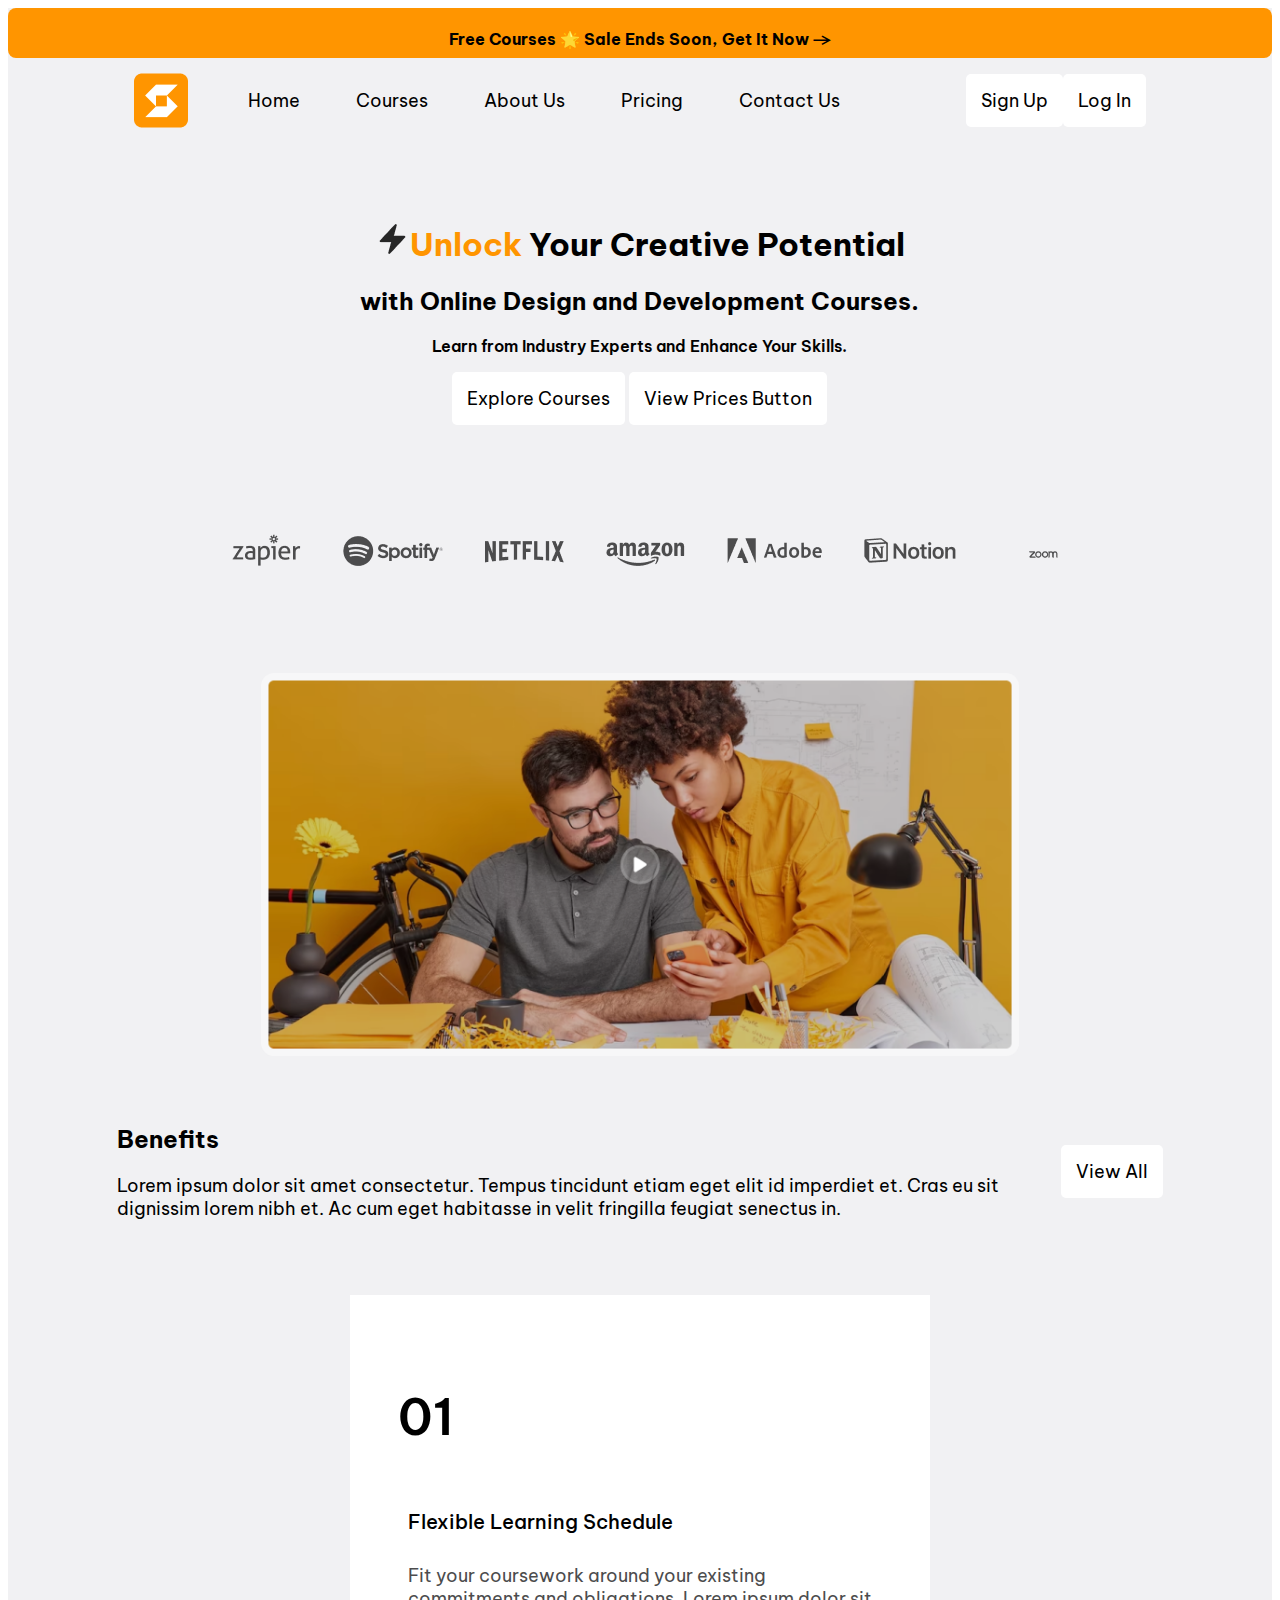
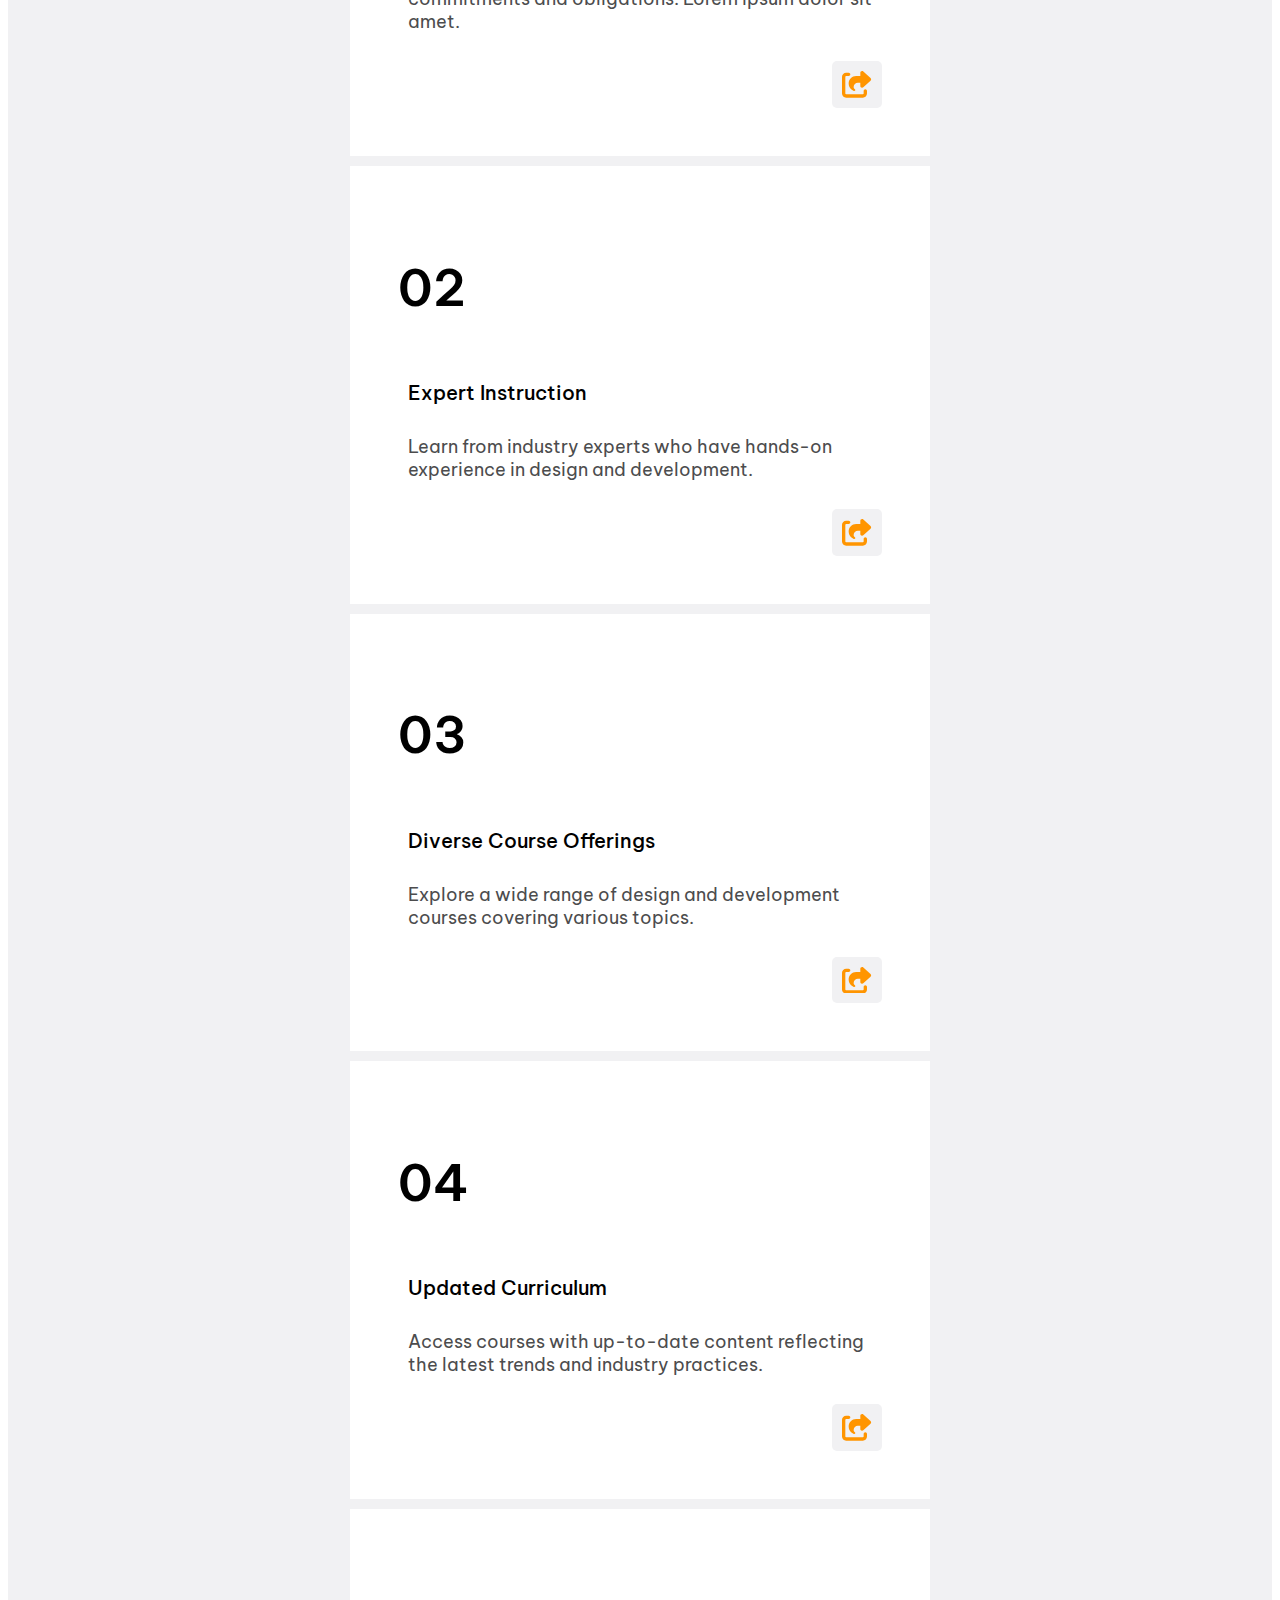
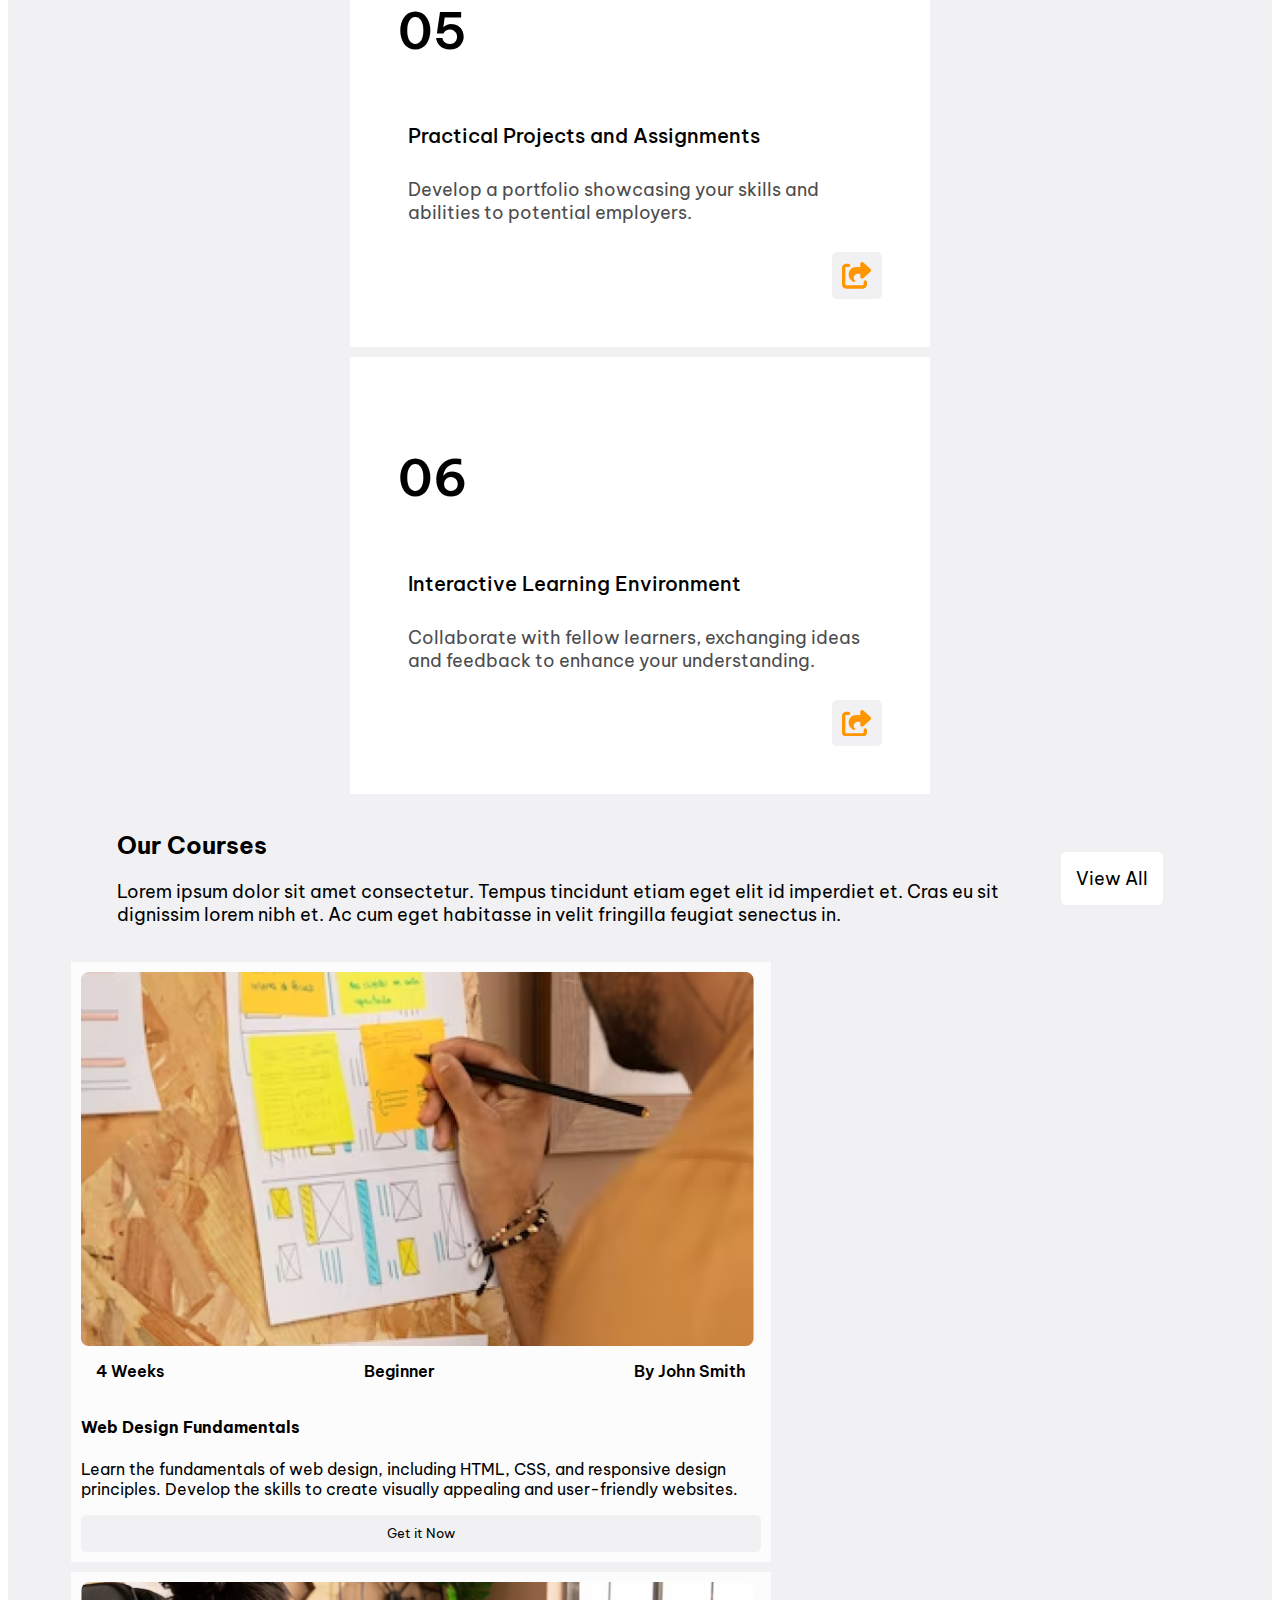
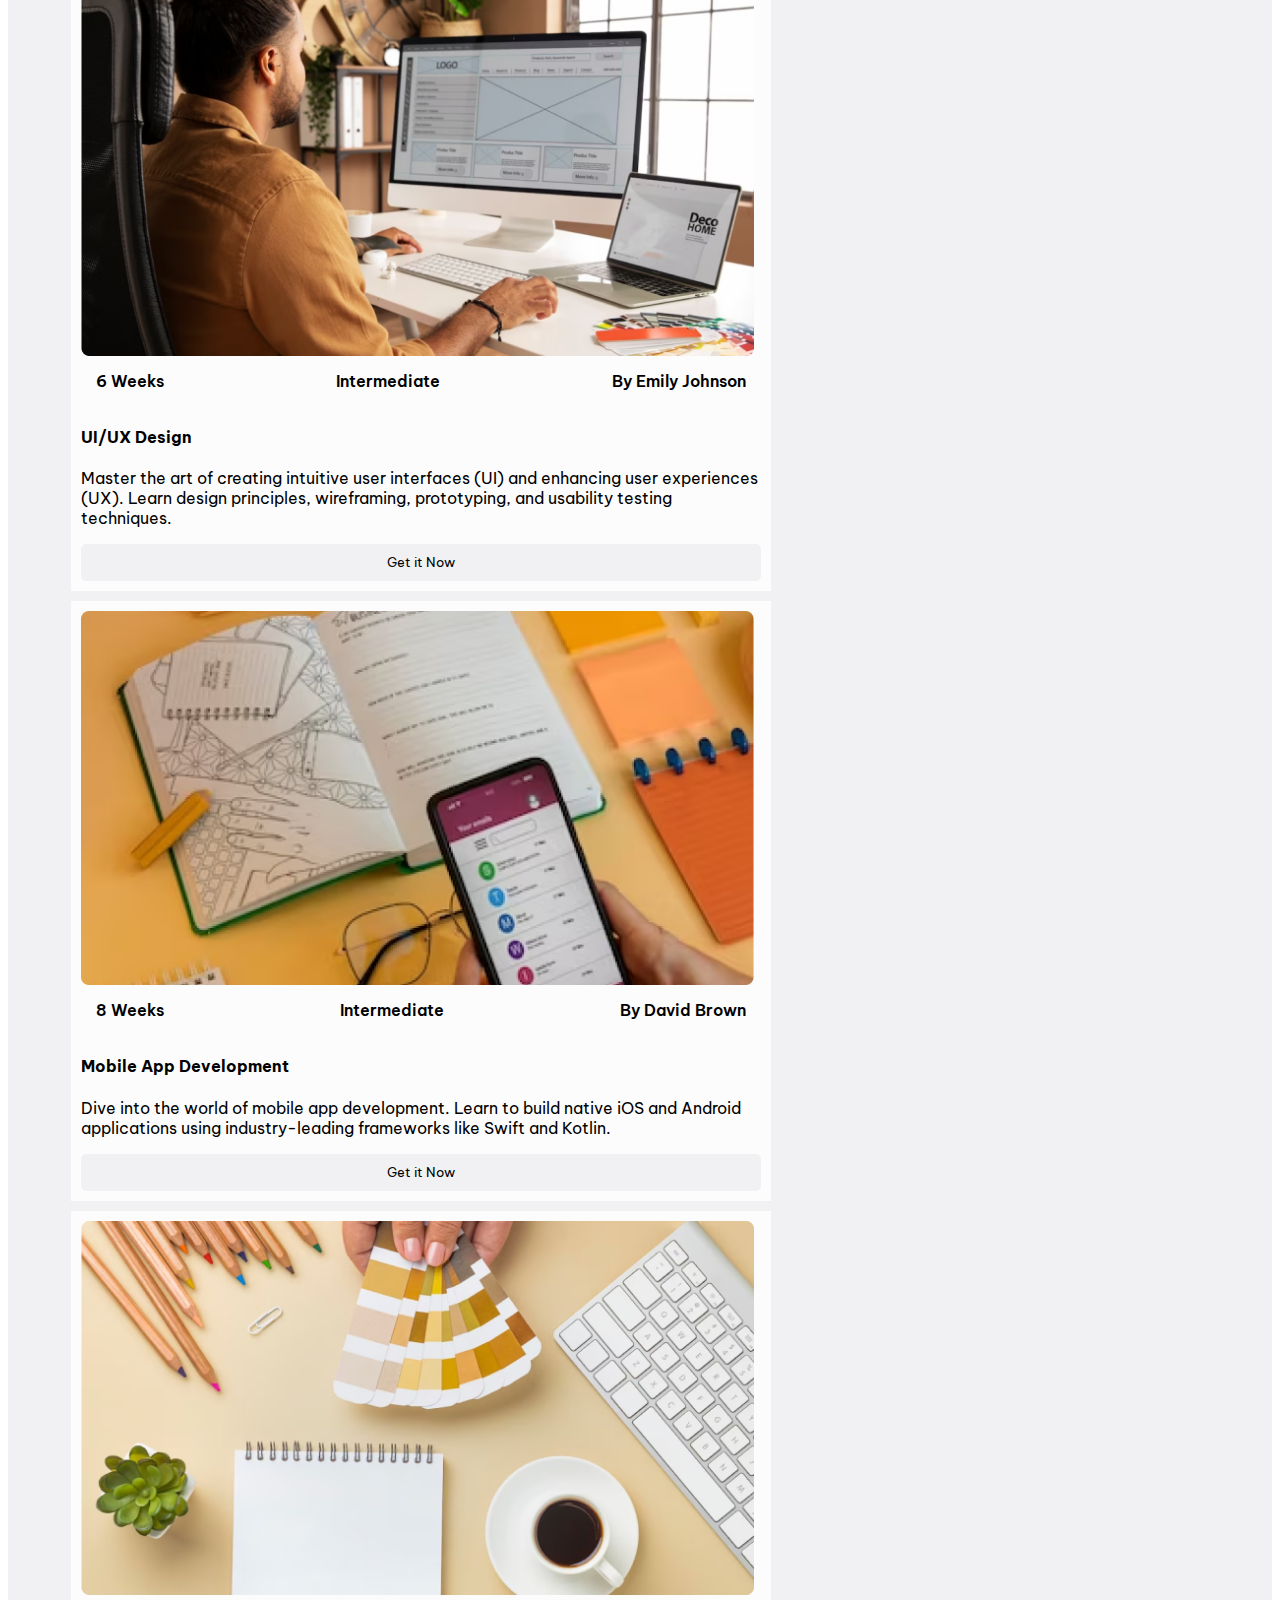
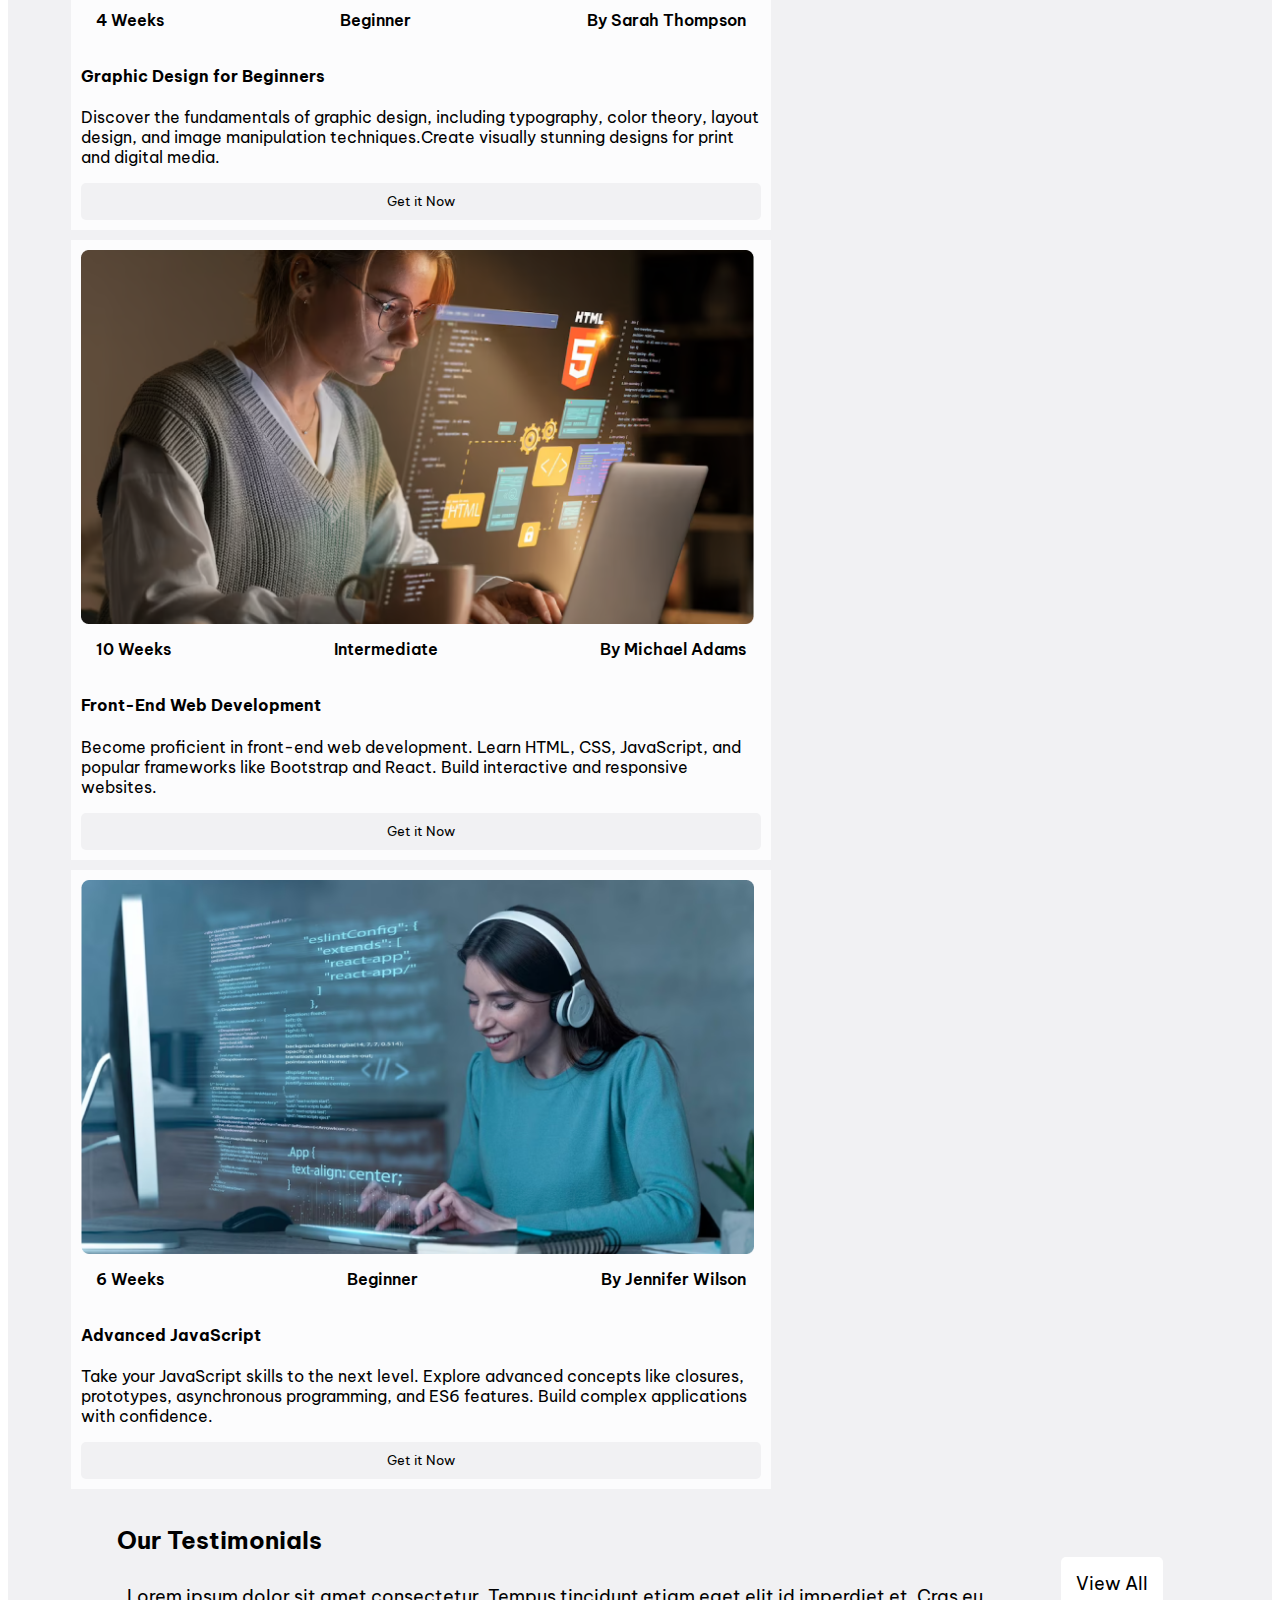
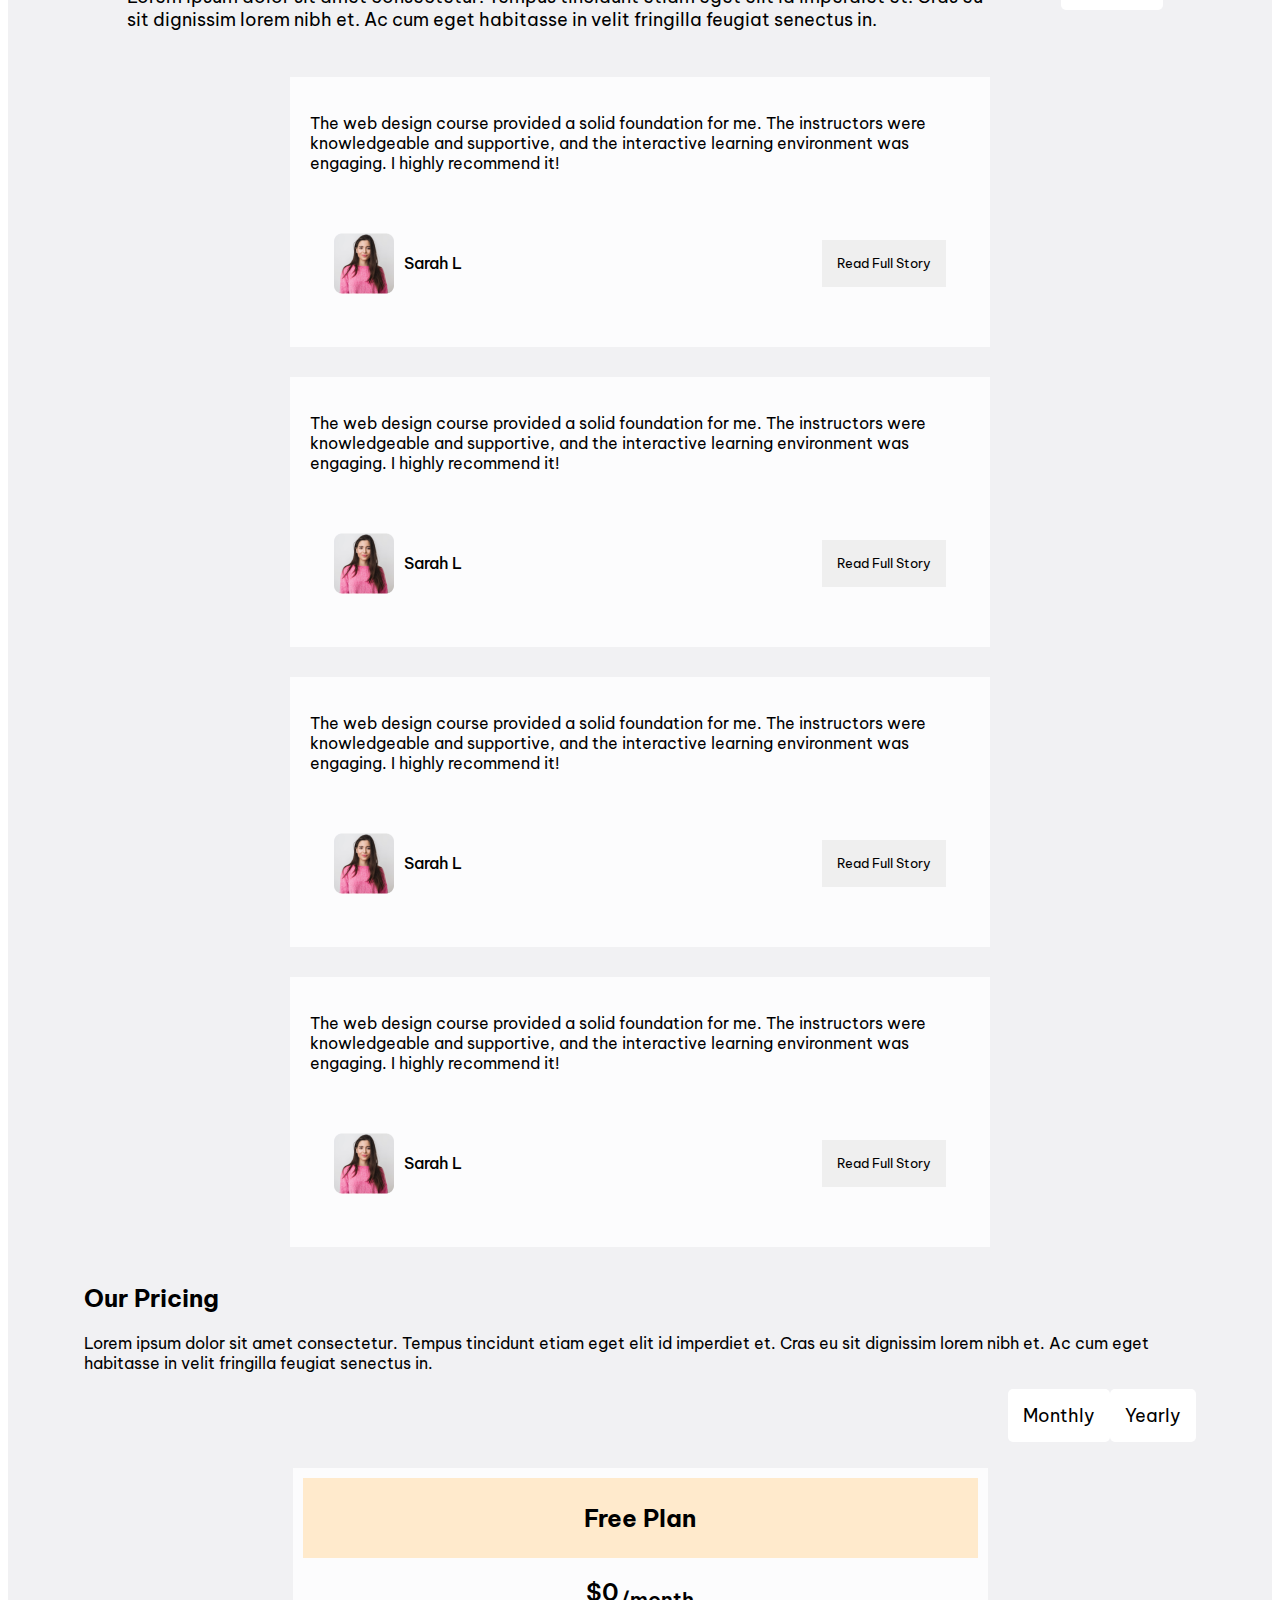
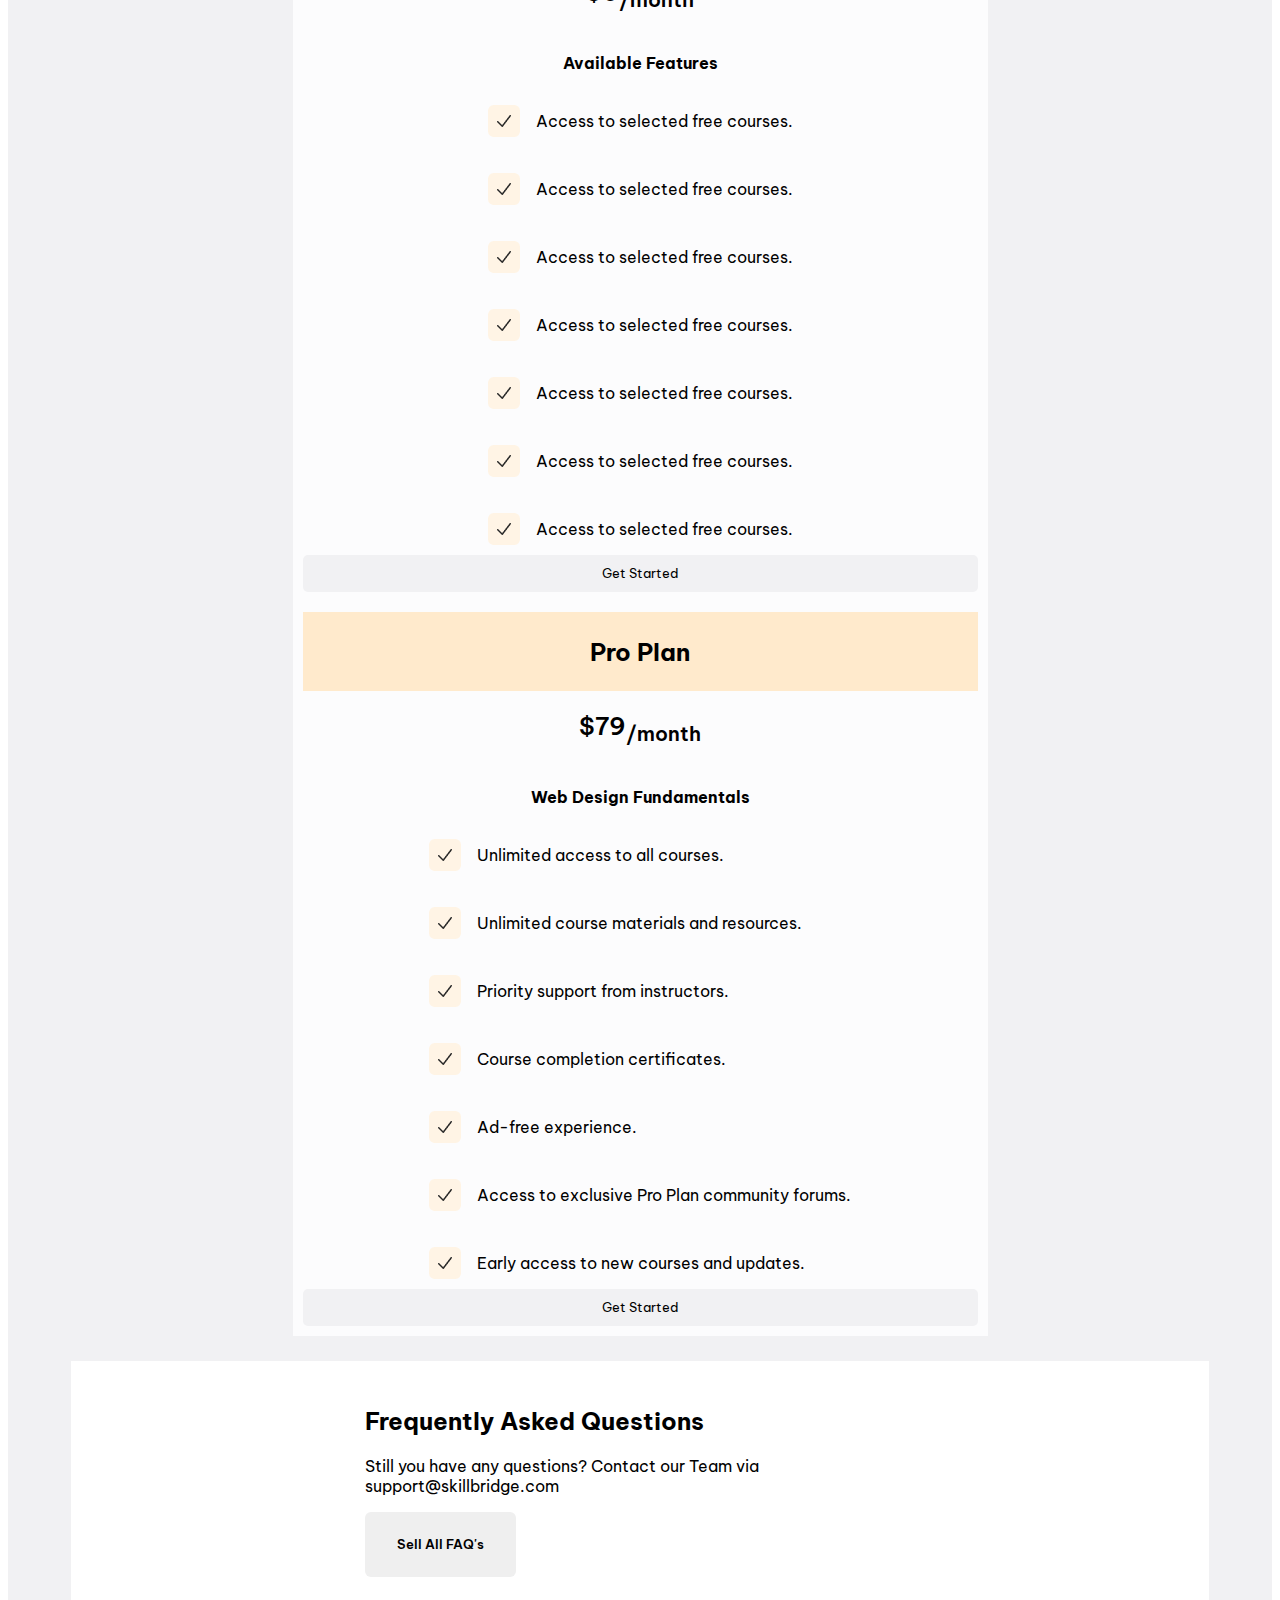
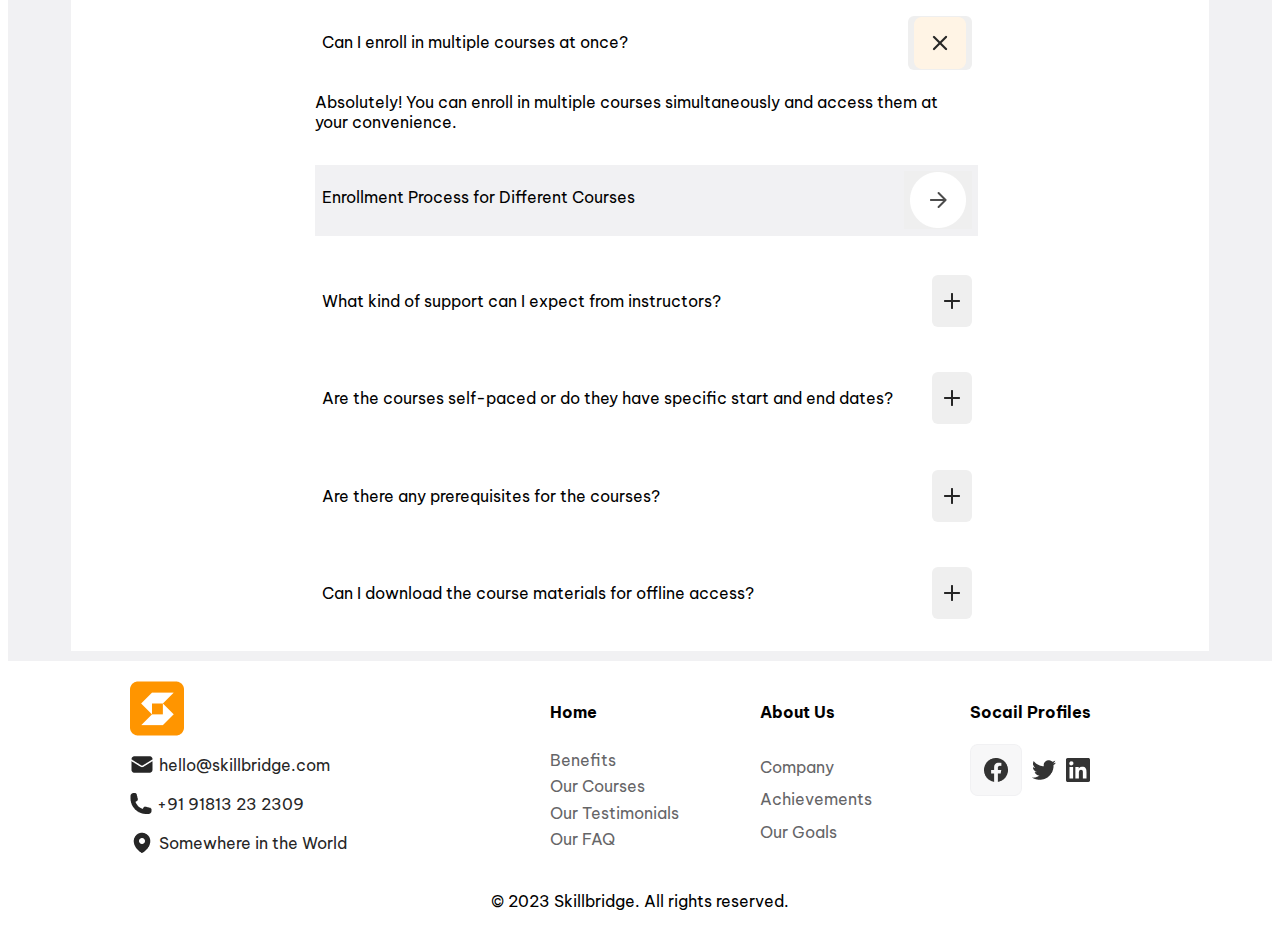
<file: E-Learning Eductional Website/index.html>
<html lang="en">
  <head>
    <meta charset="UTF-8" />
    <meta name="viewport" content="width=device-width, initial-scale=1.0" />
    <link rel="stylesheet" href="homepage.css" />
    <link rel="preconnect" href="https://fonts.googleapis.com" />
    <link rel="preconnect" href="https://fonts.gstatic.com" crossorigin />
    <link
      href="https://fonts.googleapis.com/css2?family=Be+Vietnam+Pro:ital,wght@0,100;0,200;0,300;0,400;0,500;0,600;0,700;0,800;1,100;1,200;1,300;1,400;1,500;1,600;1,700;1,800&family=DM+Serif+Display:ital@0;1&display=swap"
      rel="stylesheet"
    />
    <link rel="preconnect" href="https://fonts.googleapis.com" />
    <link rel="preconnect" href="https://fonts.gstatic.com" crossorigin />
    <link
      href="https://fonts.googleapis.com/css2?family=Be+Vietnam+Pro:ital,wght@0,100;0,200;0,300;0,400;0,500;0,600;0,700;0,800;1,100;1,200;1,300;1,400;1,500;1,600;1,700;1,800&family=DM+Serif+Display:ital@0;1&family=Hanken+Grotesk:ital,wght@0,200;0,300;0,400;0,500;0,600;1,600&display=swap"
      rel="stylesheet"
    />
    <title>Home Page</title>
  </head>
  <body>
    <div class="main">
    <div class="header">
      <div><h4>Free Courses 🌟 Sale Ends Soon, Get It Now &rarr;</h4></div>
    </div>
    <nav class="navBar">
      <div class="logo">
      <img src="Assets/images/Logo.png" alt="Logo" />
    </div>
      <div class="menu">
        <ul>
          <li><a href="homepage.html">Home</a></li>
          <li><a href="coursespage.html">Courses</a></li>
          <li><a href="aboutUsPage.html">About Us</a></li>
          <li><a href="priceingPage.html">Pricing</a></li>
          <li><a href="contactUsPage.html">Contact Us</a></li>
        </ul>
      </div>
      <div class="buttonlog">
        <a href="signUpPage.html"><button class="button" id="signUpButton">Sign Up</button></a>
        <a href="LogInPage.html"><button class="button" id="loginButton">Log In</button></a>
      </div>
    </nav>

    <section class="hero-section">
      <div class="introSection">
        <div>
          
          <h1><img src="Assets/images/flash.png" alt="" /><span>Unlock</span> Your Creative Potential</h1>
        </div>
        <div>
          <h2>with Online Design and Development Courses.</h2>
          <p>Learn from Industry Experts and Enhance Your Skills.</p>
        </div>
        <div class="buttonContainer">
          <button
            class="button"
            value="Explore Courses"
            id="exploreCoursesButton"
          >Explore Courses</button>
          <button
            class="button"
            value="View Pricing"
            id="viewPricesButton"
          >View Prices Button</button>
        </div>
      </div>
    </section>
    
    <section class="brandList">
      <ul>
        <li>
          <a href="#zapier"
            ><img src="Assets/images/zapier.png" alt="zapier"
          /></a>
        </li>
        <li>
          <a href="#spotify"
            ><img src="Assets/images/spotify.png" alt="spotify"
          /></a>
        </li>
        <li>
          <a href="#"><img src="Assets/images/netflix.png" alt="netflix" /></a>
        
        </li>
        <li>
          <a href="#amazon"
            ><img src="Assets/images/amazon.png" alt="amazon"
          /></a>
        </li>
        <li>
          <a href="#adobe"><img src="Assets/images/adobe.png" alt="adobe" /></a>
      
        </li>
        <li>
          <a href="#notion"
            ><img src="Assets/images/notion.png" alt="notion"
          /></a>
        </li>
        <li>
          <a href="#zoom"><img src="Assets/images/zoom.png" alt="zoom" /></a>
        </li>
      </ul>
    </section>

    <section class="video">
      <img src="Assets/images/Video Container.png"  ></img>
    </section>

    <section class="BenefitSection">
      <div class="title">
        <div class="Benefits">
          <h2>Benefits<h2>
            <p>Lorem ipsum dolor sit amet consectetur. 
              Tempus tincidunt etiam eget elit id imperdiet et. 
              Cras eu sit dignissim lorem nibh et. Ac cum eget habitasse in 
              velit fringilla feugiat senectus in.</p>
        </div>
            <div class="viewAll">
              <button>View All</button>
            </div>
      </div>

      <div class="cardContainer">
        <div class="card">
          <h2>01</h2>
          <div>
            <h3>Flexible Learning Schedule</h3>
            <p>Fit your coursework around your existing commitments and obligations. Lorem ipsum dolor sit amet.</p>
          
          <button value="&#xf35d;">
            <svg xmlns="http://www.w3.org/2000/svg" height="2em" viewBox="0 0 576 512">
              <style>svg{fill:#ff9500}</style><path d="M352 224H305.5c-45 0-81.5 36.5-81.5 81.5c0 22.3 10.3 34.3 19.2 40.5c6.8 4.7 12.8 12 12.8 20.3c0 9.8-8 17.8-17.8 17.8h-2.5c-2.4 0-4.8-.4-7.1-1.4C210.8 374.8 128 333.4 128 240c0-79.5 64.5-144 144-144h80V34.7C352 15.5 367.5 0 386.7 0c8.6 0 16.8 3.2 23.2 8.9L548.1 133.3c7.6 6.8 11.9 16.5 11.9 26.7s-4.3 19.9-11.9 26.7l-139 125.1c-5.9 5.3-13.5 8.2-21.4 8.2H384c-17.7 0-32-14.3-32-32V224zM80 96c-8.8 0-16 7.2-16 16V432c0 8.8 7.2 16 16 16H400c8.8 0 16-7.2 16-16V384c0-17.7 14.3-32 32-32s32 14.3 32 32v48c0 44.2-35.8 80-80 80H80c-44.2 0-80-35.8-80-80V112C0 67.8 35.8 32 80 32h48c17.7 0 32 14.3 32 32s-14.3 32-32 32H80z"/></svg>
          </button></div>
        </div>
        <div class="card">
          <h2>02</h2>
          <div>
            <h3>Expert Instruction</h3>
            <p>Learn from industry experts who have hands-on experience in design and development.</p>
          </div>
          <button value="&#xf35d;">
            <svg xmlns="http://www.w3.org/2000/svg" height="2em" viewBox="0 0 576 512">
              <style>svg{fill:#ff9500}</style><path d="M352 224H305.5c-45 0-81.5 36.5-81.5 81.5c0 22.3 10.3 34.3 19.2 40.5c6.8 4.7 12.8 12 12.8 20.3c0 9.8-8 17.8-17.8 17.8h-2.5c-2.4 0-4.8-.4-7.1-1.4C210.8 374.8 128 333.4 128 240c0-79.5 64.5-144 144-144h80V34.7C352 15.5 367.5 0 386.7 0c8.6 0 16.8 3.2 23.2 8.9L548.1 133.3c7.6 6.8 11.9 16.5 11.9 26.7s-4.3 19.9-11.9 26.7l-139 125.1c-5.9 5.3-13.5 8.2-21.4 8.2H384c-17.7 0-32-14.3-32-32V224zM80 96c-8.8 0-16 7.2-16 16V432c0 8.8 7.2 16 16 16H400c8.8 0 16-7.2 16-16V384c0-17.7 14.3-32 32-32s32 14.3 32 32v48c0 44.2-35.8 80-80 80H80c-44.2 0-80-35.8-80-80V112C0 67.8 35.8 32 80 32h48c17.7 0 32 14.3 32 32s-14.3 32-32 32H80z"/></svg>
             
          </button>
        </div>
        <div class="card">
          <h2>03</h2>
          <div>
            <h3>Diverse Course Offerings</h3>
            <p>Explore a wide range of design and development courses covering various topics.</p>
          </div>
          <button value="&#xf35d;">
            <svg xmlns="http://www.w3.org/2000/svg" height="2em" viewBox="0 0 576 512">
              <style>svg{fill:#ff9500}</style><path d="M352 224H305.5c-45 0-81.5 36.5-81.5 81.5c0 22.3 10.3 34.3 19.2 40.5c6.8 4.7 12.8 12 12.8 20.3c0 9.8-8 17.8-17.8 17.8h-2.5c-2.4 0-4.8-.4-7.1-1.4C210.8 374.8 128 333.4 128 240c0-79.5 64.5-144 144-144h80V34.7C352 15.5 367.5 0 386.7 0c8.6 0 16.8 3.2 23.2 8.9L548.1 133.3c7.6 6.8 11.9 16.5 11.9 26.7s-4.3 19.9-11.9 26.7l-139 125.1c-5.9 5.3-13.5 8.2-21.4 8.2H384c-17.7 0-32-14.3-32-32V224zM80 96c-8.8 0-16 7.2-16 16V432c0 8.8 7.2 16 16 16H400c8.8 0 16-7.2 16-16V384c0-17.7 14.3-32 32-32s32 14.3 32 32v48c0 44.2-35.8 80-80 80H80c-44.2 0-80-35.8-80-80V112C0 67.8 35.8 32 80 32h48c17.7 0 32 14.3 32 32s-14.3 32-32 32H80z"/></svg>
                
          </button>
        </div>
        <div class="card">
          <h2>04</h2>
          <div>
            <h3>Updated Curriculum</h3>
            <p>Access courses with up-to-date content reflecting the latest trends and industry practices.</p>
          </div>
          <button value="&#xf35d;">
            <svg xmlns="http://www.w3.org/2000/svg" height="2em" viewBox="0 0 576 512">
              <style>svg{fill:#ff9500}</style><path d="M352 224H305.5c-45 0-81.5 36.5-81.5 81.5c0 22.3 10.3 34.3 19.2 40.5c6.8 4.7 12.8 12 12.8 20.3c0 9.8-8 17.8-17.8 17.8h-2.5c-2.4 0-4.8-.4-7.1-1.4C210.8 374.8 128 333.4 128 240c0-79.5 64.5-144 144-144h80V34.7C352 15.5 367.5 0 386.7 0c8.6 0 16.8 3.2 23.2 8.9L548.1 133.3c7.6 6.8 11.9 16.5 11.9 26.7s-4.3 19.9-11.9 26.7l-139 125.1c-5.9 5.3-13.5 8.2-21.4 8.2H384c-17.7 0-32-14.3-32-32V224zM80 96c-8.8 0-16 7.2-16 16V432c0 8.8 7.2 16 16 16H400c8.8 0 16-7.2 16-16V384c0-17.7 14.3-32 32-32s32 14.3 32 32v48c0 44.2-35.8 80-80 80H80c-44.2 0-80-35.8-80-80V112C0 67.8 35.8 32 80 32h48c17.7 0 32 14.3 32 32s-14.3 32-32 32H80z"/></svg>
            
          </button>
        </div>
        <div class="card">
          <h2>05</h2>
          <div>
            <h3>Practical Projects and Assignments</h3>
            <p>Develop a portfolio showcasing your skills and abilities to potential employers.</p>
          </div>
          <button value="&#xf35d;">
            <svg xmlns="http://www.w3.org/2000/svg" height="2em" viewBox="0 0 576 512">
              <style>svg{fill:#ff9500}</style><path d="M352 224H305.5c-45 0-81.5 36.5-81.5 81.5c0 22.3 10.3 34.3 19.2 40.5c6.8 4.7 12.8 12 12.8 20.3c0 9.8-8 17.8-17.8 17.8h-2.5c-2.4 0-4.8-.4-7.1-1.4C210.8 374.8 128 333.4 128 240c0-79.5 64.5-144 144-144h80V34.7C352 15.5 367.5 0 386.7 0c8.6 0 16.8 3.2 23.2 8.9L548.1 133.3c7.6 6.8 11.9 16.5 11.9 26.7s-4.3 19.9-11.9 26.7l-139 125.1c-5.9 5.3-13.5 8.2-21.4 8.2H384c-17.7 0-32-14.3-32-32V224zM80 96c-8.8 0-16 7.2-16 16V432c0 8.8 7.2 16 16 16H400c8.8 0 16-7.2 16-16V384c0-17.7 14.3-32 32-32s32 14.3 32 32v48c0 44.2-35.8 80-80 80H80c-44.2 0-80-35.8-80-80V112C0 67.8 35.8 32 80 32h48c17.7 0 32 14.3 32 32s-14.3 32-32 32H80z"/></svg>
           
          </button>
        </div>
        <div class="card">
          <h2>06</h2>
          <div>
            <h3>Interactive Learning Environment</h3>
            <p>Collaborate with fellow learners, exchanging ideas and feedback to enhance your understanding.</p>
          </div>
          <button value="&#xf35d;">
            <svg xmlns="http://www.w3.org/2000/svg" height="2em" viewBox="0 0 576 512">
              <style>svg{fill:#ff9500}</style><path d="M352 224H305.5c-45 0-81.5 36.5-81.5 81.5c0 22.3 10.3 34.3 19.2 40.5c6.8 4.7 12.8 12 12.8 20.3c0 9.8-8 17.8-17.8 17.8h-2.5c-2.4 0-4.8-.4-7.1-1.4C210.8 374.8 128 333.4 128 240c0-79.5 64.5-144 144-144h80V34.7C352 15.5 367.5 0 386.7 0c8.6 0 16.8 3.2 23.2 8.9L548.1 133.3c7.6 6.8 11.9 16.5 11.9 26.7s-4.3 19.9-11.9 26.7l-139 125.1c-5.9 5.3-13.5 8.2-21.4 8.2H384c-17.7 0-32-14.3-32-32V224zM80 96c-8.8 0-16 7.2-16 16V432c0 8.8 7.2 16 16 16H400c8.8 0 16-7.2 16-16V384c0-17.7 14.3-32 32-32s32 14.3 32 32v48c0 44.2-35.8 80-80 80H80c-44.2 0-80-35.8-80-80V112C0 67.8 35.8 32 80 32h48c17.7 0 32 14.3 32 32s-14.3 32-32 32H80z"/></svg>
                   
          </button>
        </div>
      </div>
    </section>

    <section class="courses">
      <div class="title">
        <div class="OurCourses">
          <h2>Our Courses<h2>
            <p>Lorem ipsum dolor sit amet consectetur. 
              Tempus tincidunt etiam eget elit id imperdiet et. 
              Cras eu sit dignissim lorem nibh et. Ac cum eget habitasse in 
              velit fringilla feugiat senectus in.</p>
        </div>
            <div class="viewAll">
              <button>View All</button>
            </div>
      </div>
      
      <div class="coursesCard">
        <div class="contentCard">
        
            <div class="content">
              <img src="Assets/images/course card 1.png" alt="">
              <div class="cardTitle">
                <span>4 Weeks</span>
                <span>Beginner</span>
                <span>By John Smith</span>
              </div>
              <div>
                <h4>Web Design Fundamentals</h4>
                <p>Learn the fundamentals of web design, including HTML, CSS, and responsive design principles.
                   Develop the skills to create visually appealing and user-friendly websites.</p>
              </div>
              
              <button class="btnGet">Get it Now</button>
            </div>
        </div>

        <div class="contentCard">
          <div class="content">
            <img src="Assets/images/course card 2.png" alt="">
            <div class="cardTitle">
              <span>6 Weeks</span>
              <span>Intermediate</span>
              <span>By Emily Johnson</span>
            </div>
            <div>
              <h4>UI/UX Design</h4>
              <p>Master the art of creating intuitive user interfaces (UI) and enhancing user experiences (UX). 
                Learn design principles, wireframing, prototyping, and usability testing techniques.</p>
            </div>
            <button class="btnGet">Get it Now</button>
          </div>
        </div>
        <div class="contentCard">
          <div class="content">
            <img src="Assets/images/course card 3.png" alt="">
            <div class="cardTitle">
              <span>8 Weeks</span>
              <span>Intermediate</span>
              <span>By David Brown</span>
            </div>
            <div>
              <h4>Mobile App Development</h4>
              <p>Dive into the world of mobile app development. Learn to build native iOS and Android 
                applications using industry-leading frameworks like Swift and Kotlin.</p>
            </div>
            <button class="btnGet">Get it Now</button>
          </div>
        </div>
        <div class="contentCard">
          <div class="content">
            <img src="Assets/images/course card 4.png" alt="">
            <div class="cardTitle">
              <span>4 Weeks</span>
              <span>Beginner</span>
              <span>By Sarah Thompson</span>
            </div>
            <div>
              <h4>Graphic Design for Beginners</h4>
              <p>Discover the fundamentals of graphic design, including typography, color theory, layout design, 
                and image manipulation techniques.Create visually stunning designs for print and digital media.</p>
            </div>
            <button class="btnGet">Get it Now</button>
          </div>
        </div>
        <div class="contentCard">
          <div class="content">
            <img src="Assets/images/course card 5.png" alt="">
            <div class="cardTitle">
              <span>10 Weeks</span>
              <span>Intermediate</span>
              <span>By Michael Adams</span>
            </div>
            <div>
              <h4>Front-End Web Development</h4>
              <p>Become proficient in front-end web development. Learn HTML, CSS, JavaScript, and popular frameworks
                 like Bootstrap and React. Build interactive and responsive websites.</p>
            </div>
            <button class="btnGet">Get it Now</button>
          </div>
        </div>
        <div class="contentCard">
          <div class="content">
            <img src="Assets/images/course card 6.png" alt="">
            <div class="cardTitle">
              <span>6 Weeks</span>
              <span>Beginner</span>
              <span>By Jennifer Wilson</span>
            </div>
            <div>
              <h4>Advanced JavaScript</h4>
              <p>Take your JavaScript skills to the next level. Explore advanced concepts like closures, prototypes, asynchronous
                 programming, and ES6 features. Build complex applications with confidence.</p>
            </div>
            <button class="btnGet">Get it Now</button>
          </div>
        </div>
      </div>
    </section>

    <section class="testimonials">
      <div class="title">
        <div class="ourTestimonials">
          <h2>Our Testimonials<h2>
            <p>Lorem ipsum dolor sit amet consectetur. 
              Tempus tincidunt etiam eget elit id imperdiet et. 
              Cras eu sit dignissim lorem nibh et. Ac cum eget habitasse in 
              velit fringilla feugiat senectus in.</p>
        </div>
            <div class="viewAll">
              <button>View All</button>
            </div>
      </div>
      
      <div class="storiesContainer">
        <div class="storyCard">
              <div class="storyContent">
              <p>The web design course provided a solid foundation for me. The instructors were knowledgeable and supportive,
                and the interactive learning environment was engaging. I highly recommend it!</p>
              </div>
              <div class="profile">
                <div>
                  <img src="Assets/images/sarah.png" alt="profile">
                </div>
                <span>Sarah L</span>
              <button class="btnStory">Read Full Story</button>
            </div>
        </div>
        <div class="storyCard">
              <div class="storyContent">
              <p>The web design course provided a solid foundation for me. The instructors were knowledgeable and supportive,
                and the interactive learning environment was engaging. I highly recommend it!</p>
              </div>
              <div class="profile">
                <div>
                  <img src="Assets/images/sarah.png" alt="profile">
                </div>
                <span>Sarah L</span>
              <button class="btnStory">Read Full Story</button>
            </div>
        </div>
        <div class="storyCard">
          <div class="storyContent">
          <p>The web design course provided a solid foundation for me. The instructors were knowledgeable and supportive,
            and the interactive learning environment was engaging. I highly recommend it!</p>
          </div>
          <div class="profile">
            <div>
              <img src="Assets/images/sarah.png" alt="profile">
            </div>
            <span>Sarah L</span>
          <button class="btnStory">Read Full Story</button>
        </div>
    </div>
    <div class="storyCard">
          <div class="storyContent">
          <p>The web design course provided a solid foundation for me. The instructors were knowledgeable and supportive,
            and the interactive learning environment was engaging. I highly recommend it!</p>
          </div>
          <div class="profile">
            <div>
              <img src="Assets/images/sarah.png" alt="profile">
            </div>
            <span>Sarah L</span>
          <button class="btnStory">Read Full Story</button>
        </div>
    </div>
    </div>
    </section>

    <section class="pricing">
      <div class="title">
        <div class="coursesPricing">
          <h2>Our Pricing</h2>
            <p>Lorem ipsum dolor sit amet consectetur. 
              Tempus tincidunt etiam eget elit id imperdiet et. 
              Cras eu sit dignissim lorem nibh et. Ac cum eget habitasse in 
              velit fringilla feugiat senectus in.</p>
        </div>
        <div class="buttonPackage">
          <button class="button" id="monthly">Monthly</button>
          <button class="button" id="yearly">Yearly</button>
        </div>
      </div>

        <div class="pricingCard">
    
          <div class="content">
            <div class="freePlan">
              <h2>Free Plan</h2>
            </div>
            <div class="price">
              <h2>$0<sub>/month</sub></h2>
            </div>
            <div>
              <h4>Available Features</h4>
              <div class="details">
                <label><img src="Assets/images/Check Icon.png" alt=""><p>Access to selected free courses.</p></label>
                <label><img src="Assets/images/Check Icon.png" alt=""><p>Access to selected free courses.</p></label>
                <label><img src="Assets/images/Check Icon.png" alt=""><p>Access to selected free courses.</p></label>
                <label><img src="Assets/images/Check Icon.png" alt=""><p>Access to selected free courses.</p></label>
                <label><img src="Assets/images/Check Icon.png" alt=""><p>Access to selected free courses.</p></label>
                <label><img src="Assets/images/Check Icon.png" alt=""><p>Access to selected free courses.</p></label>
                <label><img src="Assets/images/Check Icon.png" alt=""><p>Access to selected free courses.</p></label>
              </div>               
              </div>
            <button class="btnGetStart">Get Started</button>
          </div>

          <div class="content">
            <div class="freePlan">
              <h2>Pro Plan</h2>
            </div>
            <div class="price">
              <h2>$79<sub>/month</sub></h2>
            </div>
            <div>
              <h4>Web Design Fundamentals</h4>
              <div class="details">
                <label><img src="Assets/images/Check Icon.png" alt=""><p>Unlimited access to all courses.</p></label>
                <label><img src="Assets/images/Check Icon.png" alt=""><p>Unlimited course materials and resources.</p></label>
                <label><img src="Assets/images/Check Icon.png" alt=""><p>Priority support from instructors.</p></label>
                <label><img src="Assets/images/Check Icon.png" alt=""><p>Course completion certificates.</p></label>
                <label><img src="Assets/images/Check Icon.png" alt=""><p>Ad-free experience.</p></label>
                <label><img src="Assets/images/Check Icon.png" alt=""><p>Access to exclusive Pro Plan community forums.</p></label>
                <label><img src="Assets/images/Check Icon.png" alt=""><p>Early access to new courses and updates.</p></label>
              </div>     
              </div>
            <button class="btnGetStart">Get Started</button>
          </div>
          
        </div>
      
    </section>

    <section class="questions">
        <div class="FAQs">
        <div class="FAQcard1">
        <h2>Frequently Asked Questions</h2>
        <p>Still you have any questions? Contact our Team via support@skillbridge.com</p>
        <button>Sell All FAQ's</button>
        </div> 
        
                <div class="FAQcard2">
                <div class="multipleCourseFAQ">
                    <p>Can I enroll in multiple courses at once?</p>
                    <div class="checkBtn">
                    <button><img src="Assets/images/cross button.png" alt=""></button>
                    </div>
                </div>
                <div>
                <p>Absolutely! You can enroll in multiple courses simultaneously and access them at your convenience.</p>
                </div>
                <div class="multipleCourseFAQs">
                    <p>Enrollment Process for Different Courses</p>
                    <div class="checkBtn">
                    <button><img src="Assets/images/arrow right Button.png" alt=""></button>
                    </div>
                </div>
                <div class="multipleCourseFAQ">
                    <p>What kind of support can I expect from instructors?</p>
                    <div class="checkBtn">
                    <button><img src="Assets/images/plus Icon.png" alt=""></button>
                    </div>
                </div>
                <div class="multipleCourseFAQ">
                    <p>Are the courses self-paced or do they have specific start and end dates?</p>
                    <div class="checkBtn">
                    <button><img src="Assets/images/plus Icon.png" alt=""></button>
                    </div>
                </div>
                <div class="multipleCourseFAQ">
                    <p>Are there any prerequisites for the courses?</p>
                    <div class="checkBtn">
                    <button><img src="Assets/images/plus Icon.png" alt=""></button>
                    </div>
                </div>
                <div class="multipleCourseFAQ">
                    <p>Can I download the course materials for offline access?</p>
                    <div class="checkBtn">
                    <button><img src="Assets/images/plus Icon.png" alt=""></button>
                    </div>
                </div>
                </div>
    </div>
    </section>

    <section class="footer">
      <div class="footContainer">    
        <div class="contact">
          <div class="logo">
            <img src="Assets/images/Logo.png" alt="Logo" />
          </div>
          <a class="email">
            <img src="Assets/images/Email Icon.png" alt="">
            hello@skillbridge.com
          </a>
          <a class="phone">
            <img src="Assets/images/phone icon.png" alt="">
            +91 91813 23 2309
          </a>
          <a class="location">
            <img src="Assets/images/location Icon.png" alt="">
            Somewhere in the World
          </a>
        </div>

      <div class="webNav">
        <div class="home">
          <h4>Home</h4>
          <a href="#">Benefits</a>
          <a href="#">Our Courses</a>
          <a href="#">Our Testimonials</a>
          <a href="#">Our FAQ</a>
        </div>
        <div class="aboutUs">
          <h4>About Us</h4>
          <a href="#">Company</a>
          <a href="#">Achievements</a>
          <a href="#">Our Goals</a>
        </div>
        <div class="socailProfiles">
          <h4>Socail Profiles</h4>
          <div class="socaiProfilesLink">
          <a href="#"><img src="Assets/images/facebook icon.png" alt=""></a>          
          <a href="#"><img src="Assets/images/twitter icon.png" alt=""></a>
          <a href="#"><img src="Assets/images/linked In icon.png" alt=""></a>
        </div>
        </div>
      </div>
        </div>
        </div>
      </div>
          <div class="copyright">
          <p>© 2023 Skillbridge. All rights reserved.</p>
          </div>
        </div>
    </section>
    
    </div>
  </body>
</html>
</file>
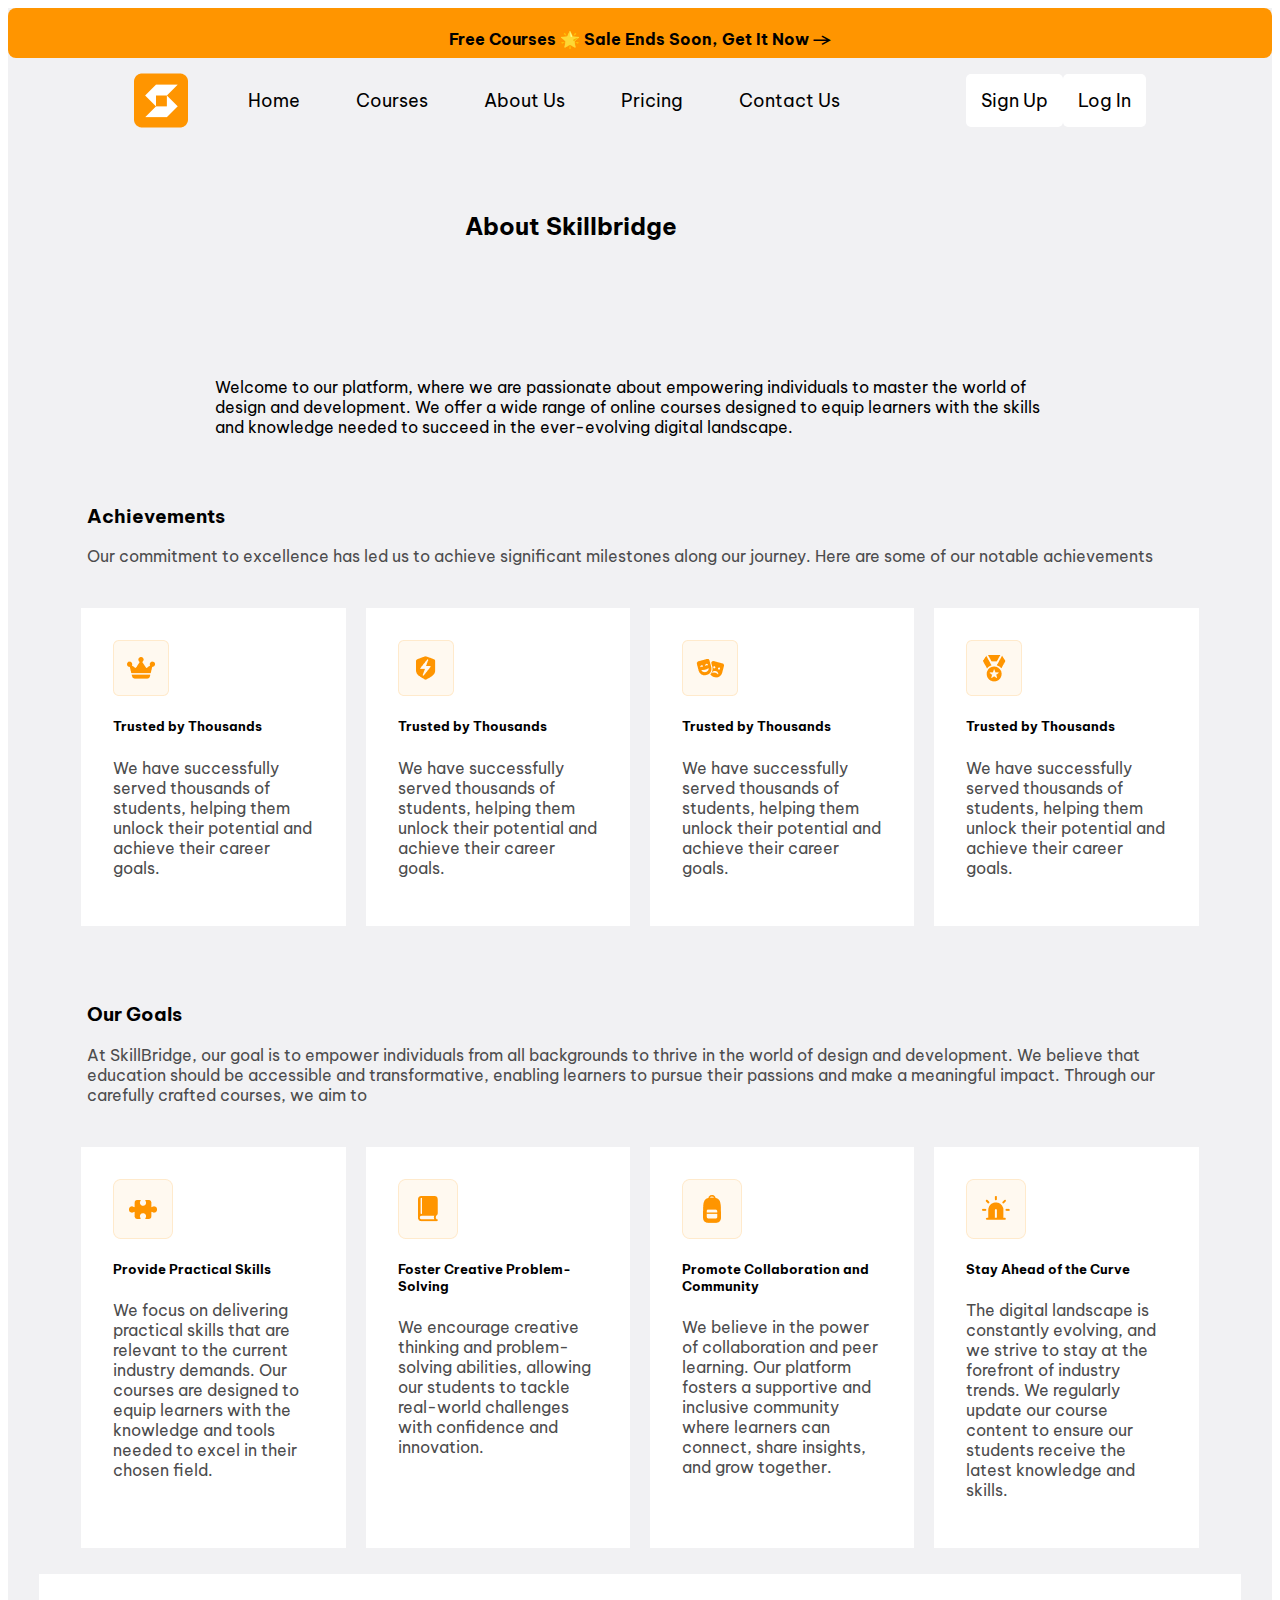
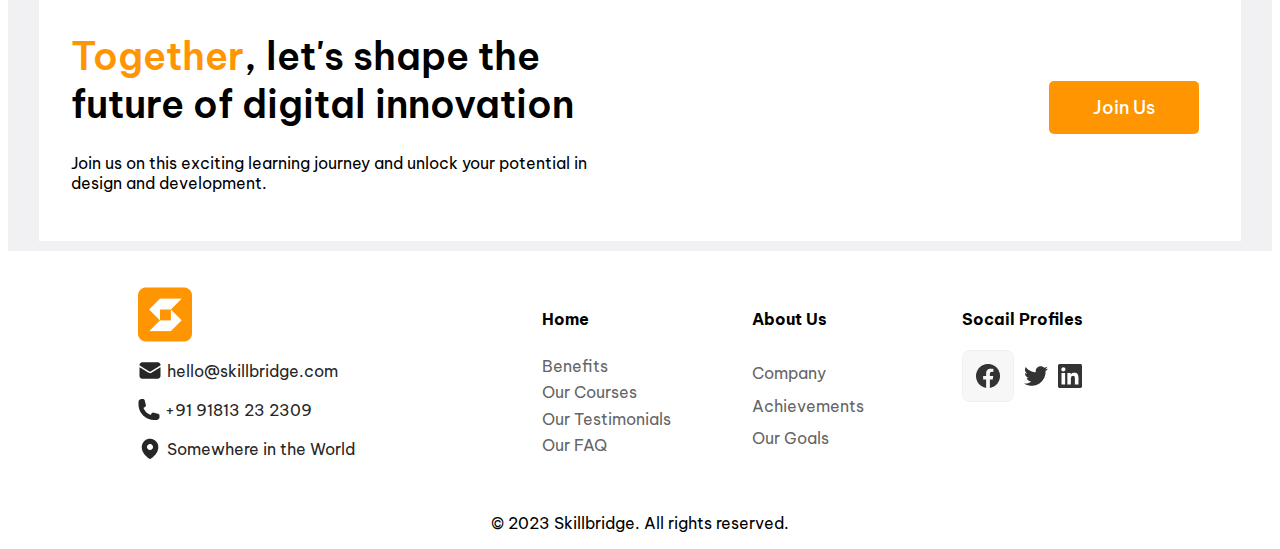
<file: E-Learning Eductional Website/aboutUsPage.html>
<html lang="en">
<head>
    <meta charset="UTF-8">
    <meta name="viewport" content="width=device-width, initial-scale=1.0">
    <link rel="stylesheet" href="aboutUsPage.css" />
    <title>About Us Page</title>
</head>
<body>
    <div class="main">
        <div class="header">
            <div><h4>Free Courses 🌟 Sale Ends Soon, Get It Now &rarr;</h4></div>
          </div>
          <nav class="navBar">
            <div class="logo">
            <img src="Assets/images/Logo.png" alt="Logo" />
          </div>
            <div class="menu">
              <ul>
                <li><a href="homepage.html">Home</a></li>
                <li><a href="coursespage.html">Courses</a></li>
                <li><a href="aboutUsPage.html">About Us</a></li>
                <li><a href="priceingPage.html">Pricing</a></li>
                <li><a href="contactUsPage.html">Contact Us</a></li>
              </ul>
            </div>
            <div class="buttonlog">
              <a href="signUpPage.html" target="_blank"><button class="button" id="signUpButton">Sign Up</button></a>
              <a href="LogInPage.html" target="_blank"><button class="button" id="loginButton">Log In</button></a>
            </div>
          </nav>
        
          <section class="hero">
            <div class="title">
                <h2>About Skillbridge</h2>
            </div>
            <div class="detail">
               <p>
                Welcome to our platform, where we are passionate about empowering individuals to master the world of design and development. We offer
                 a wide range of online courses designed to equip learners with the
                 skills and knowledge needed to succeed in the ever-evolving digital landscape.
               </p>
            </div>
          </section>
       
          <section class="acheivements">
            <div class="heading">
                <h3>Achievements</h3>
                <p>Our commitment to excellence has led us to achieve significant milestones along our journey.
                     Here are some of our notable achievements</p>
            </div>
            <div class="container">
            <div class="acheivementDetails">
                <img src="Assets/images/Acheivement Icons.png" alt="">
                <div class="detail">
                    <h5>Trusted by Thousands</h5>
                    <p>We have successfully served thousands of students,
                     helping them unlock their potential and achieve their career goals.</p>
                </div>
            </div>
            <div class="acheivementDetails">
                <img src="Assets/images/Acheivement Icons1.png" alt="">
                <div class="detail">
                    <h5>Trusted by Thousands</h5>
                    <p>We have successfully served thousands of students,
                     helping them unlock their potential and achieve their career goals.</p>
                </div>
            </div>
            <div class="acheivementDetails">
                <img src="Assets/images/Acheivement Icons2.png" alt="">
                <div class="detail">
                    <h5>Trusted by Thousands</h5>
                    <p>We have successfully served thousands of students,
                     helping them unlock their potential and achieve their career goals.</p>
                </div>
            </div>
            <div class="acheivementDetails">
                <img src="Assets/images/Acheivement Icons3.png" alt="">
                <div class="detail">
                    <h5>Trusted by Thousands</h5>
                    <p>We have successfully served thousands of students,
                     helping them unlock their potential and achieve their career goals.</p>
                </div>
            </div>
        </div>
          </section>

          <section class="goals">
            <div class="heading">
                <h3>Our Goals</h3>
                <p>At SkillBridge, our goal is to empower individuals from all backgrounds to thrive in the world of design and development. We believe that education should be accessible and transformative, enabling learners to pursue their passions and make a meaningful impact.
                    Through our carefully crafted courses, we aim to</p>
            </div>
            
            <div class="container">
                <div class="GoalDetails">
                    <img src="Assets/images/Goals Icons1.png" alt="">
                    <div class="detail">
                        <h5>Provide Practical Skills</h5>
                        <p>We focus on delivering practical skills that are relevant to the current industry demands. Our courses are designed to equip learners with 
                            the knowledge and tools needed to excel in their chosen field.</p>
                    </div>
                </div>
                <div class="GoalDetails">
                    <img src="Assets/images/Goals Icons2.png" alt="">
                    <div class="detail">
                        <h5>Foster Creative Problem-Solving</h5>
                        <p>We encourage creative thinking and problem-solving abilities,
                             allowing our students to tackle real-world challenges with confidence and innovation.</p>
                    </div>
                </div>
                <div class="GoalDetails">
                    <img src="Assets/images/Goals Icons3.png" alt="">
                    <div class="detail">
                        <h5>Promote Collaboration and Community</h5>
                        <p>We believe in the power of collaboration and peer learning. Our platform fosters a supportive 
                            and inclusive community where learners can connect, share insights, and grow together.</p>
                    </div>
                </div>
                <div class="GoalDetails">
                    <img src="Assets/images/Goals Icons4.png" alt="">
                    <div class="detail">
                        <h5>Stay Ahead of the Curve</h5>
                        <p>The digital landscape is constantly evolving, and we strive to stay at the forefront of industry trends.
                             We regularly update our course content to ensure our students receive the latest knowledge and skills.</p>
                    </div>
                </div>
               
            </div>
          </section>

          <section class="CTA">
            <div class="container">
                <h1>
                    <span>Together</span>, let's shape the future of digital innovation
                </h1>
                <p>Join us on this exciting learning journey and unlock your potential in design and development.</p>
            </div>
            <!-- <div class="abstract">
                <img src="Assets/images/Abstract Design.png" alt="">
            </div> -->
            <div>
                <button class="joinUs" id="joinUs">Join Us</button>
            </div>
          </section>
          
        <section class="footer">
            <div class="footContainer">    
            <div class="contact">
              <div class="logo">
                <img src="Assets/images/Logo.png" alt="Logo" />
              </div>
              <a class="email">
                <img src="Assets/images/Email Icon.png" alt="">
                hello@skillbridge.com
              </a>
              <a class="phone">
                <img src="Assets/images/phone icon.png" alt="">
                +91 91813 23 2309
              </a>
              <a class="location">
                <img src="Assets/images/location Icon.png" alt="">
                Somewhere in the World
              </a>
            </div>
      
            <div class="webNav">
              <div class="home">
                <h4>Home</h4>
                <a href="#">Benefits</a>
                <a href="#">Our Courses</a>
                <a href="#">Our Testimonials</a>
                <a href="#">Our FAQ</a>
              </div>
              <div class="aboutUs">
                <h4>About Us</h4>
                <a href="#">Company</a>
                <a href="#">Achievements</a>
                <a href="#">Our Goals</a>
              </div>
              <div class="socailProfiles">
                <h4>Socail Profiles</h4>
                <div class="socaiProfilesLink">
                <a href="#"><img src="Assets/images/facebook icon.png" alt=""></a>          
                <a href="#"><img src="Assets/images/twitter icon.png" alt=""></a>
                <a href="#"><img src="Assets/images/linked In icon.png" alt=""></a>
              </div>
              </div>
            </div>
              </div>
              </div>
            </div>
                <div class="copyright">
                <p>© 2023 Skillbridge. All rights reserved.</p>
                </div>
          </section>
    </div>
</body>
</html>
</file>
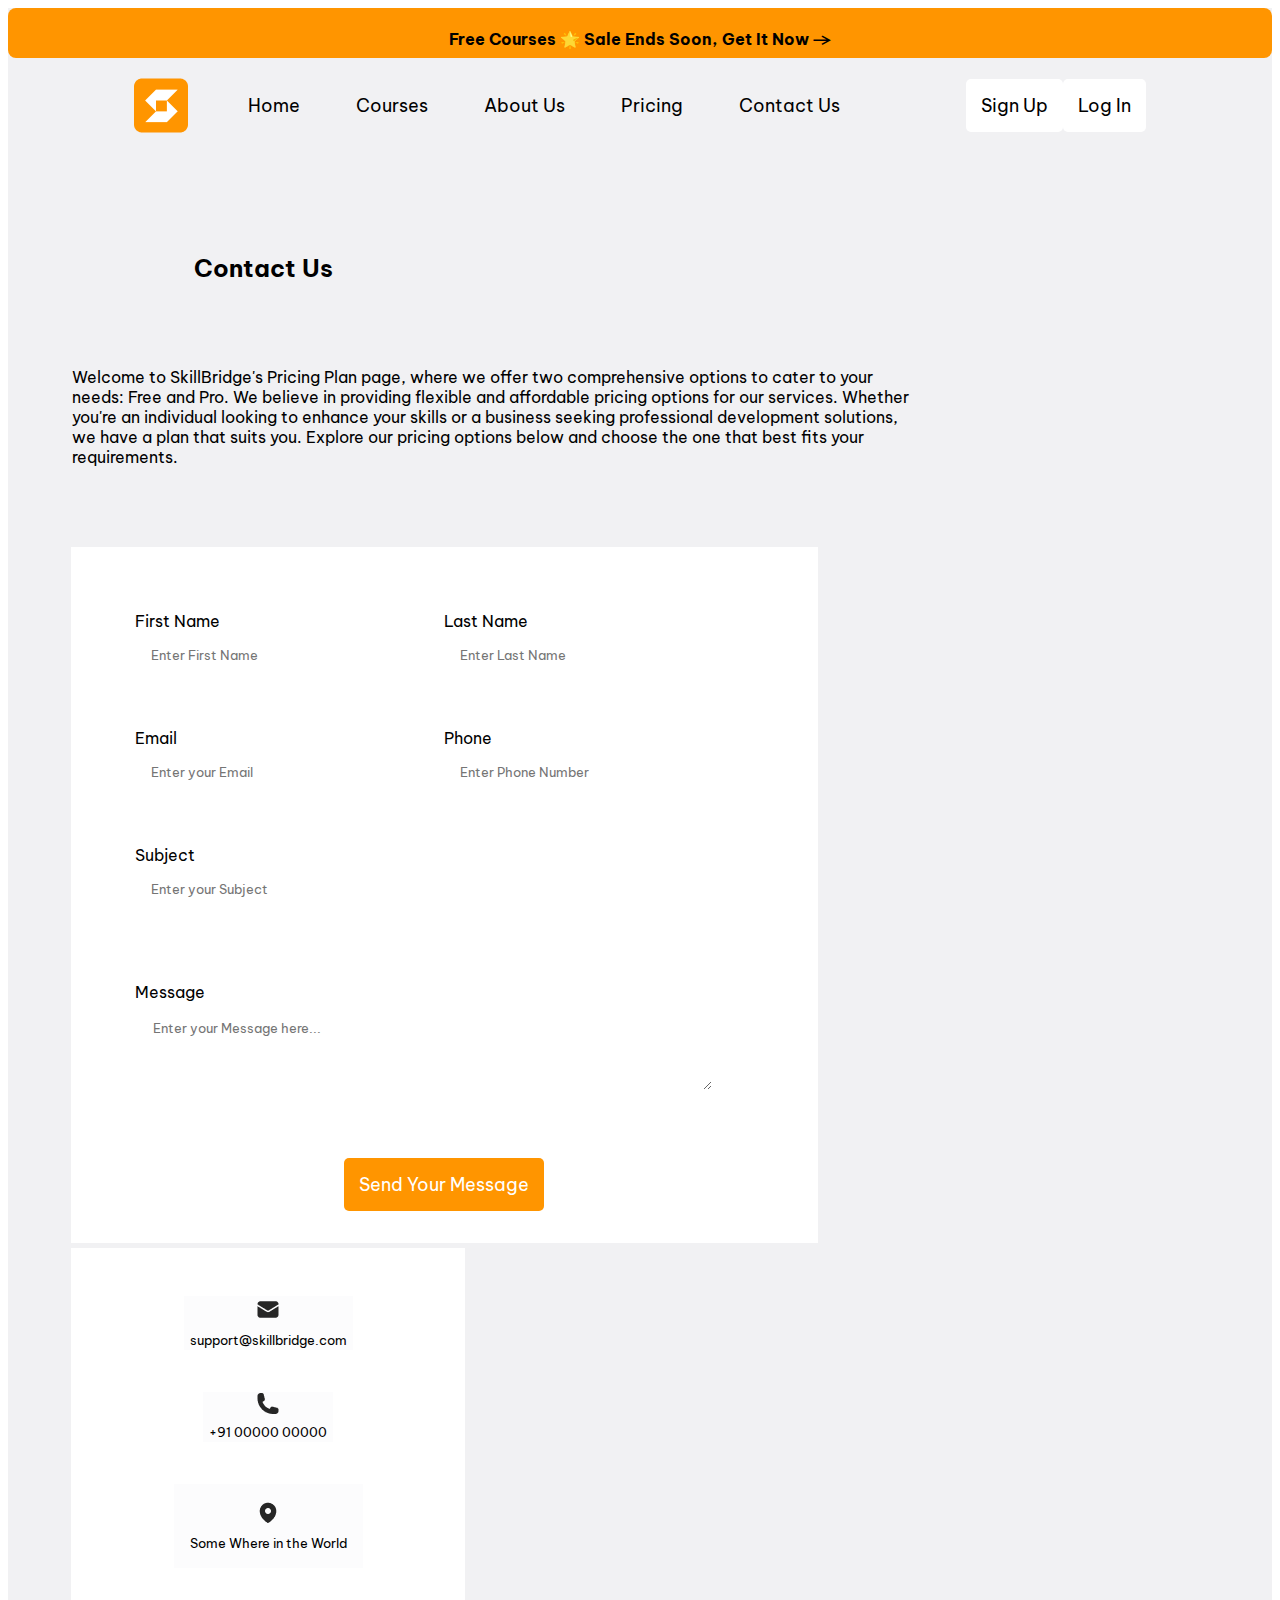
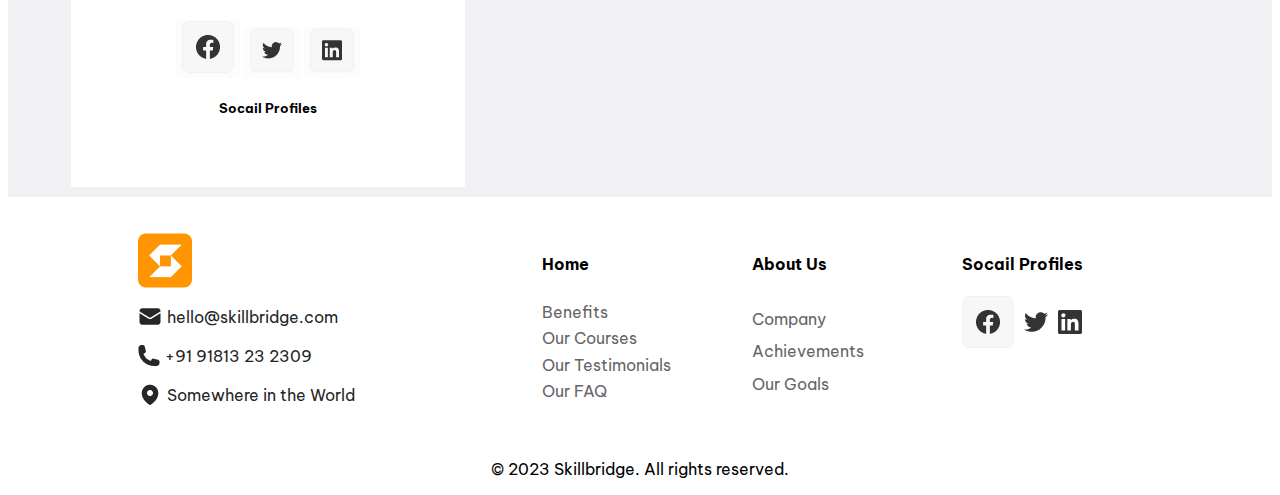
<file: E-Learning Eductional Website/contactUsPage.html>
<!DOCTYPE html>
<html lang="en">
<head>
    <meta charset="UTF-8">
    <meta name="viewport" content="width=device-width, initial-scale=1.0">
    <link rel="stylesheet" href="contactUsPage.css">
    <title>Contact Us Page</title>
</head>
<body>
    <div class="main">
        <div class="header">
            <div><h4>Free Courses 🌟 Sale Ends Soon, Get It Now &rarr;</h4></div>
          </div>
          <nav class="navBar">
            <div class="logo">
            <img src="Assets/images/Logo.png" alt="Logo" />
          </div>
            <div class="menu">
              <ul>
                <li><a href="homepage.html">Home</a></li>
                <li><a href="coursespage.html">Courses</a></li>
                <li><a href="aboutUsPage.html">About Us</a></li>
                <li><a href="priceingPage.html">Pricing</a></li>
                <li><a href="contactUsPage.html">Contact Us</a></li>
              </ul>
            </div>
            <div class="buttonlog">
              <a href="signUpPage.html"><button class="button" id="signUpButton">Sign Up</button></a>
              <a href="LogInPage.html"><button class="button" id="loginButton">Log In</button></a>
            </div>
          </nav>
        
          <section class="hero">
            <div class="title">
                <h2>Contact Us</h2>
            </div>
            <div class="detail">
               <p>
                Welcome to SkillBridge's Pricing Plan page, where we offer two 
                comprehensive options to cater to your needs: Free and Pro. We 
                believe in providing flexible and affordable pricing options for 
                our services. Whether you're an individual looking to enhance your 
                skills or a business seeking professional development solutions, 
                we have a plan that suits you. Explore our pricing options below and 
                choose the one that best fits your requirements.
               </p>
            </div>
          </section>

          <section class="contactForm">
            <div class="form">
                <form action="">
                    <div class="Info">
                    <div class="name">
                        <div class="fName">
                        <label for="FirstName">First Name</label>
                        <input type="text" placeholder="Enter First Name">
                        </div>
                        <div class="LName">
                        <label for="LastName">Last Name</label>
                        <input type="text" placeholder="Enter Last Name"></div><br>
                    </div>
                    <div class="contact">
                        <div class="email">
                        <label for="Email">Email</label>
                        <input type="email" placeholder="Enter your Email">
                        </div>
                        <div class="phone">
                        <label for="phone">Phone</label>
                        <input type="text" placeholder="Enter Phone Number">
                        </div><br>
                    </div>
                    </div>
                    <div class="subject">
                        <label for="subject">Subject</label>
                        <input type="text" placeholder="Enter your Subject">
                        <br>
                    </div>
                    <div class="message">
                        <label for="message">Message</label>
                        <textarea  name="message" rows="4" cols="10" placeholder="Enter your Message here..."></textarea>
                        <br>
                    </div>
                    <div class="sendButton">
                    <button type="submit" class="sendBtn">Send Your Message</button>
                    </div>
                </form>
            </div>
            <div class="contactButton">
                <div class="email">
                    <button>
                        <img src="Assets/images/Email Icon.png" alt="">
                        <span>support@skillbridge.com</span>
                    </button>
                </div>
                <div class="phone">
                    <button>
                        <img src="Assets/images/phone icon.png" alt="">
                        <span>+91 00000 00000</span>
                    </button>
                </div>
                <div class="location">
                    <button class="location">
                        <img src="Assets/images/location Icon.png" alt="">
                        <span>Some Where in the World</span>
                    </button>
                </div>
                <div class="socailProfiles">
                    <div class="socailprofile">
                        <button><img src="Assets/images/facebook icon.png" alt=""></button>
                        <button><img src="Assets/images/twitter btn icon.png" alt=""></button>
                        <button><img src="Assets/images/linkedIn icon.png" alt=""></button>
                
                        <h5>Socail Profiles</h5>
                    </div>
                </div>
            </div>
          </section>

          <section class="footer">
            <div class="footContainer">    
            <div class="contact">
              <div class="logo">
                <img src="Assets/images/Logo.png" alt="Logo" />
              </div>
              <a class="email">
                <img src="Assets/images/Email Icon.png" alt="">
                hello@skillbridge.com
              </a>
              <a class="phone">
                <img src="Assets/images/phone icon.png" alt="">
                +91 91813 23 2309
              </a>
              <a class="location">
                <img src="Assets/images/location Icon.png" alt="">
                Somewhere in the World
              </a>
            </div>
      
            <div class="webNav">
              <div class="home">
                <h4>Home</h4>
                <a href="#">Benefits</a>
                <a href="#">Our Courses</a>
                <a href="#">Our Testimonials</a>
                <a href="#">Our FAQ</a>
              </div>
              <div class="aboutUs">
                <h4>About Us</h4>
                <a href="#">Company</a>
                <a href="#">Achievements</a>
                <a href="#">Our Goals</a>
              </div>
              <div class="socailProfiles">
                <h4>Socail Profiles</h4>
                <div class="socaiProfilesLink">
                <a href="#"><img src="Assets/images/facebook icon.png" alt=""></a>          
                <a href="#"><img src="Assets/images/twitter icon.png" alt=""></a>
                <a href="#"><img src="Assets/images/linked In icon.png" alt=""></a>
              </div>
              </div>
            </div>
              </div>
              </div>
            </div>
                <div class="copyright">
                <p>© 2023 Skillbridge. All rights reserved.</p>
                </div>
              </div>
          </section>
    </div>
</body>
</html>
</file>
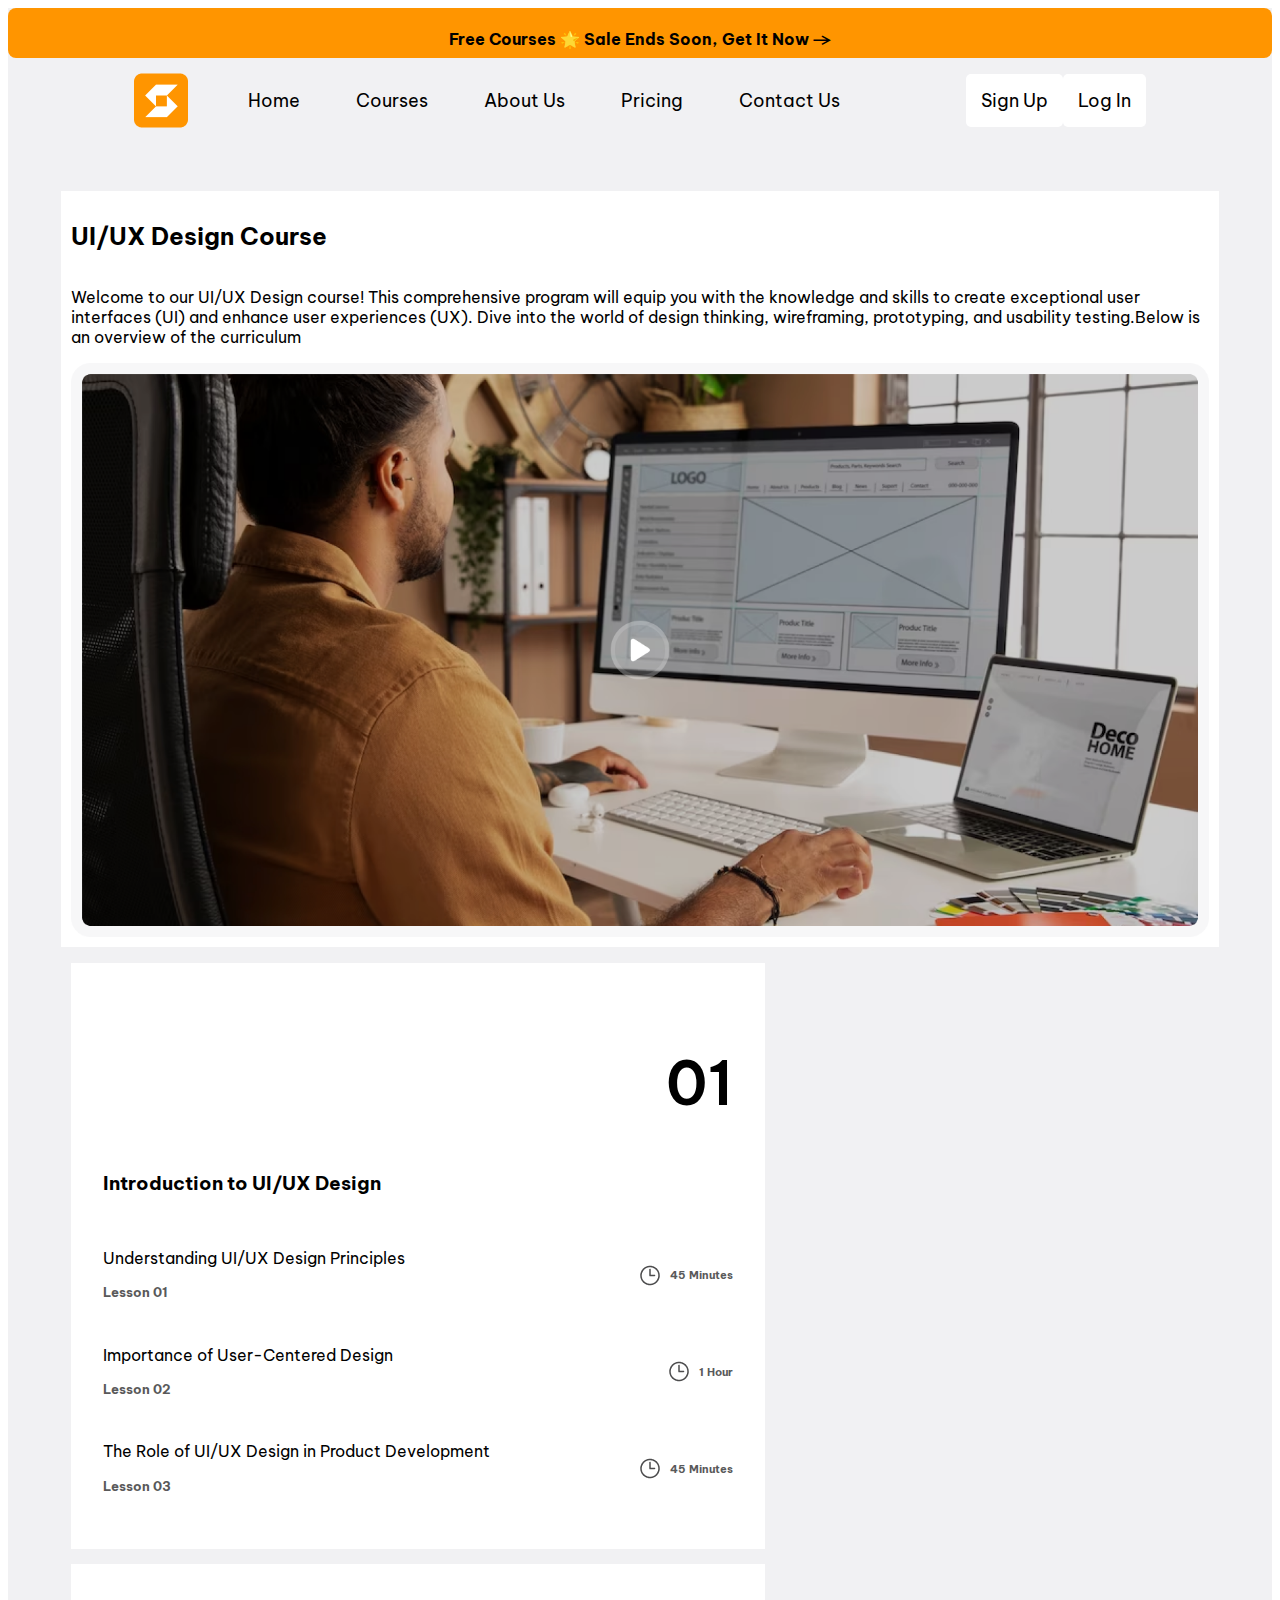
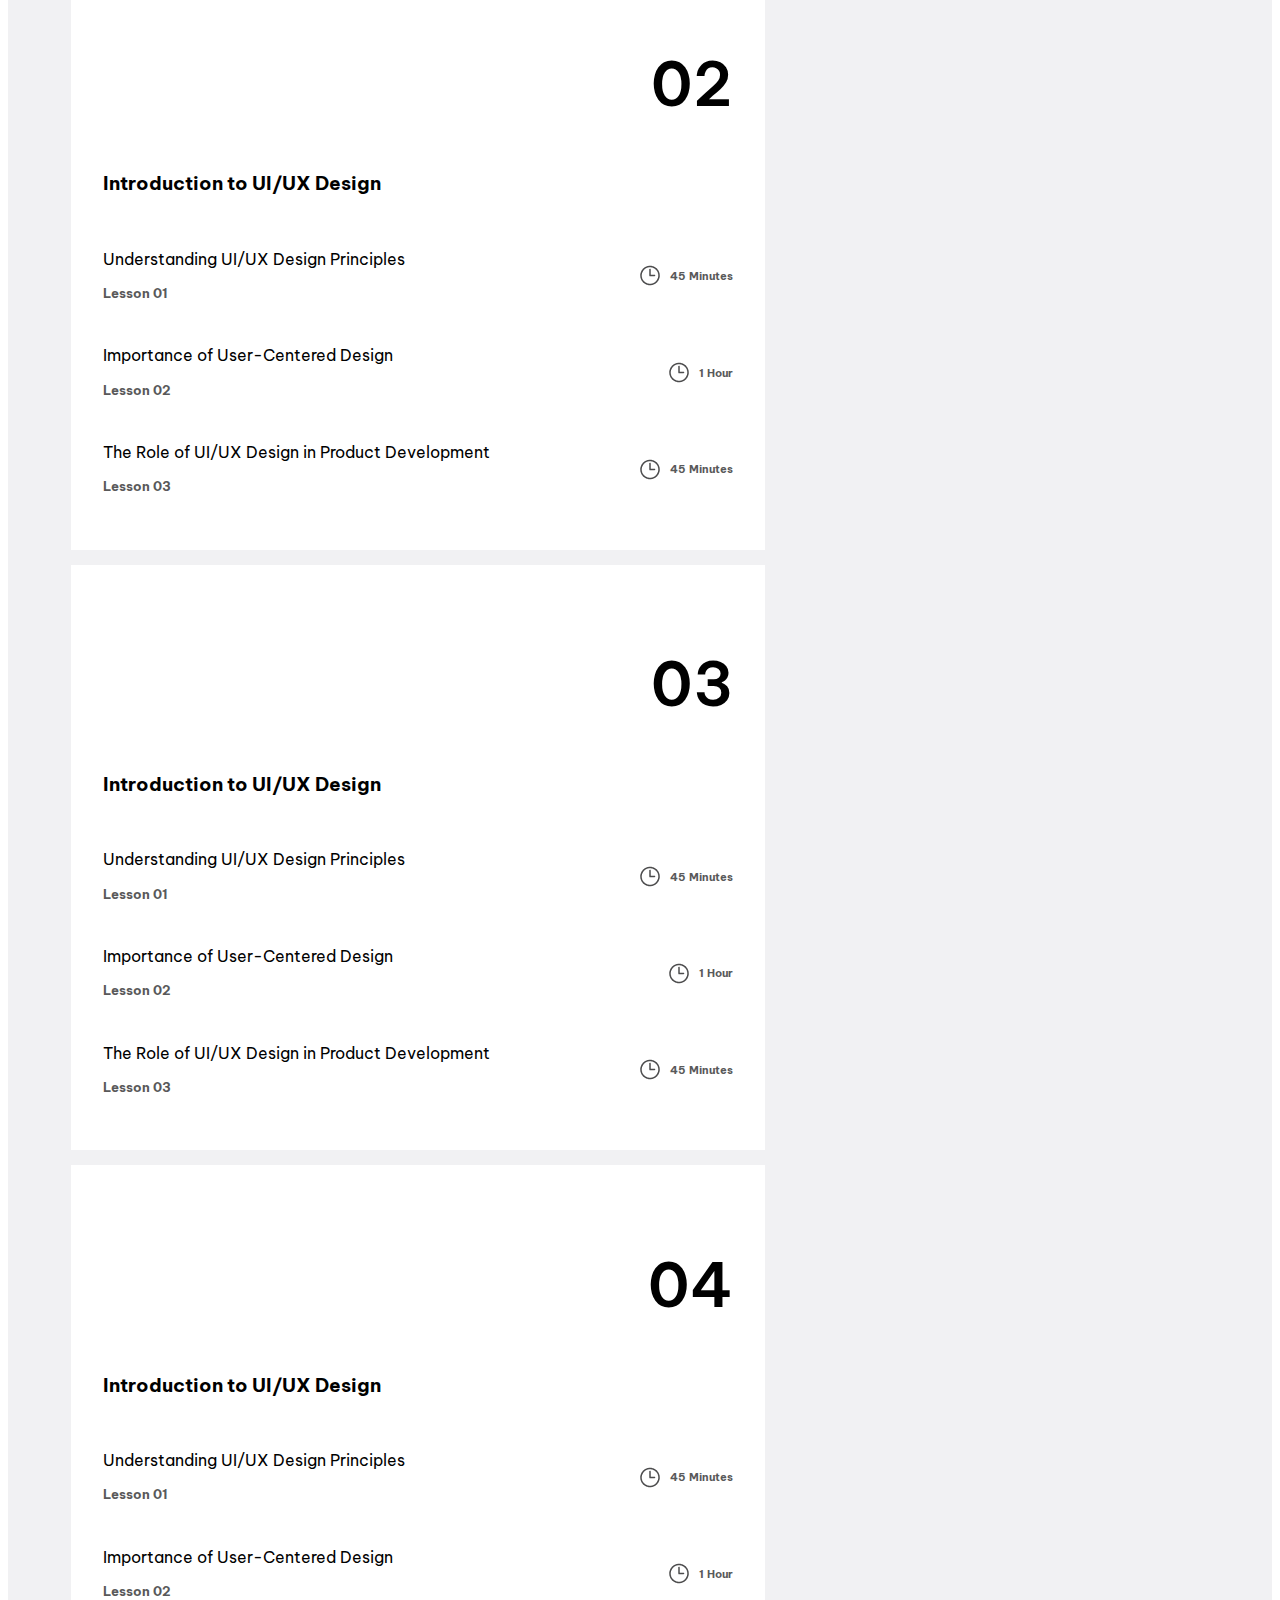
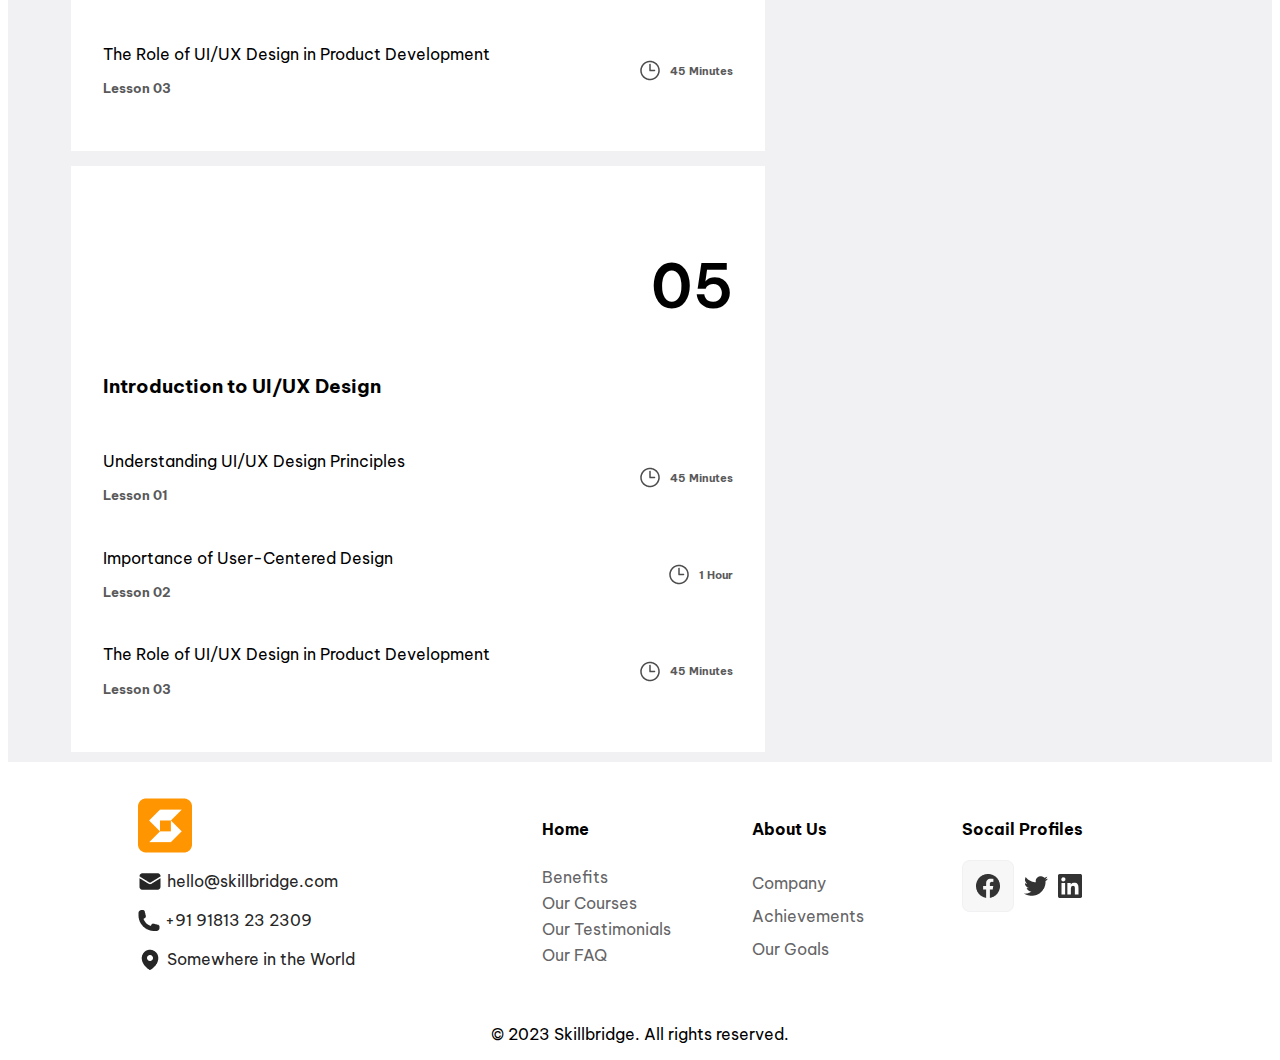
<file: E-Learning Eductional Website/courseOpenPage.html>
<html lang="en">
<head>
    <meta charset="UTF-8">
    <meta name="viewport" content="width=device-width, initial-scale=1.0">
    <link rel="stylesheet" href="courseOpenPage.css" />

    <title>Courses Open Page</title>
</head>
<body>
    <div class="main">
        <div class="header">
            <div><h4>Free Courses 🌟 Sale Ends Soon, Get It Now &rarr;</h4></div>
          </div>
          <nav class="navBar">
            <div class="logo">
            <img src="Assets/images/Logo.png" alt="Logo" />
          </div>
            <div class="menu">
             <ul>
                <li><a href="homepage.html">Home</a></li>
                <li><a href="coursespage.html">Courses</a></li>
                <li><a href="aboutUsPage.html">About Us</a></li>
                <li><a href="priceingPage.html">Pricing</a></li>
                <li><a href="contactUsPage.html">Contact Us</a></li>
              </ul>
            </div>
            <div class="buttonlog">
                <a href="signUpPage.html"><button class="button" id="signUpButton">Sign Up</button></a>
                <a href="LogInPage.html"><button class="button" id="loginButton">Log In</button></a>
              </div>
          </nav>

          <section class="hero">
            <h2>UI/UX Design Course</h2>
            <p>Welcome to our UI/UX Design course! This comprehensive program will equip you with the knowledge and 
                skills to create exceptional user interfaces (UI) and enhance user experiences (UX). Dive into the 
                world of design thinking, wireframing, prototyping, and usability testing.Below is an overview of 
                the curriculum</p>

            <div class="video">
                <img src="Assets/images/Container UI.png" alt="">
            </div>
          </section>
        <div class="container">
          <div class="modules">
            <div class="moduleDetail">
                <h2>01</h2>
                <h3>Introduction to UI/UX Design</h3>
                <div class="moduleInfo">
                <div class="creditHours">
                    <div class="detail">
                        <h4>Understanding UI/UX Design Principles</h4>
                        <h5>Lesson 01</h5>
                    </div>
                    <div class="hours">
                        <img src="Assets/images/Clock.png" alt="">
                        <h6>45 Minutes</h6>
                    </div>
                    
                </div>

                <div class="creditHours">
                    <div class="detail">
                        <h4>Importance of User-Centered Design</h4>
                        <h5>Lesson 02</h5>
                    </div>
                    <div class="hours">
                        <img src="Assets/images/Clock.png" alt="">
                        <h6>1 Hour</h6>
                    </div>
                    
                </div>

                <div class="creditHours">
                    <div class="detail">
                        <h4>The Role of UI/UX Design in Product Development</h4>
                        <h5>Lesson 03</h5>
                    </div>
                    <div class="hours">
                        <img src="Assets/images/Clock.png" alt="">
                        <h6>45 Minutes</h6>
                    </div>    
                </div>
            </div>
            </div>
            
            <div class="moduleDetail">
                <h2>02</h2>
                <h3>Introduction to UI/UX Design</h3>
                <div class="moduleInfo">
                <div class="creditHours">
                    <div class="detail">
                        <h4>Understanding UI/UX Design Principles</h4>
                        <h5>Lesson 01</h5>
                    </div>
                    <div class="hours">
                        <img src="Assets/images/Clock.png" alt="">
                        <h6>45 Minutes</h6>
                    </div>
                    
                </div>

                <div class="creditHours">
                    <div class="detail">
                        <h4>Importance of User-Centered Design</h4>
                        <h5>Lesson 02</h5>
                    </div>
                    <div class="hours">
                        <img src="Assets/images/Clock.png" alt="">
                        <h6>1 Hour</h6>
                    </div>
                    
                </div>

                <div class="creditHours">
                    <div class="detail">
                        <h4>The Role of UI/UX Design in Product Development</h4>
                        <h5>Lesson 03</h5>
                    </div>
                    <div class="hours">
                        <img src="Assets/images/Clock.png" alt="">
                        <h6>45 Minutes</h6>
                    </div>    
                </div>
            </div>
            </div>
            <div class="moduleDetail">
                <h2>03</h2>
                <h3>Introduction to UI/UX Design</h3>
                <div class="moduleInfo">
                <div class="creditHours">
                    <div class="detail">
                        <h4>Understanding UI/UX Design Principles</h4>
                        <h5>Lesson 01</h5>
                    </div>
                    <div class="hours">
                        <img src="Assets/images/Clock.png" alt="">
                        <h6>45 Minutes</h6>
                    </div>
                    
                </div>

                <div class="creditHours">
                    <div class="detail">
                        <h4>Importance of User-Centered Design</h4>
                        <h5>Lesson 02</h5>
                    </div>
                    <div class="hours">
                        <img src="Assets/images/Clock.png" alt="">
                        <h6>1 Hour</h6>
                    </div>
                    
                </div>

                <div class="creditHours">
                    <div class="detail">
                        <h4>The Role of UI/UX Design in Product Development</h4>
                        <h5>Lesson 03</h5>
                    </div>
                    <div class="hours">
                        <img src="Assets/images/Clock.png" alt="">
                        <h6>45 Minutes</h6>
                    </div>    
                </div>
            </div>
            </div>
            
            <div class="moduleDetail">
                <h2>04</h2>
                <h3>Introduction to UI/UX Design</h3>
                <div class="moduleInfo">
                <div class="creditHours">
                    <div class="detail">
                        <h4>Understanding UI/UX Design Principles</h4>
                        <h5>Lesson 01</h5>
                    </div>
                    <div class="hours">
                        <img src="Assets/images/Clock.png" alt="">
                        <h6>45 Minutes</h6>
                    </div>
                    
                </div>

                <div class="creditHours">
                    <div class="detail">
                        <h4>Importance of User-Centered Design</h4>
                        <h5>Lesson 02</h5>
                    </div>
                    <div class="hours">
                        <img src="Assets/images/Clock.png" alt="">
                        <h6>1 Hour</h6>
                    </div>
                    
                </div>

                <div class="creditHours">
                    <div class="detail">
                        <h4>The Role of UI/UX Design in Product Development</h4>
                        <h5>Lesson 03</h5>
                    </div>
                    <div class="hours">
                        <img src="Assets/images/Clock.png" alt="">
                        <h6>45 Minutes</h6>
                    </div>    
                </div>
            </div>
            </div>
            <div class="moduleDetail">
                <h2>05</h2>
                <h3>Introduction to UI/UX Design</h3>
                <div class="moduleInfo">
                <div class="creditHours">
                    <div class="detail">
                        <h4>Understanding UI/UX Design Principles</h4>
                        <h5>Lesson 01</h5>
                    </div>
                    <div class="hours">
                        <img src="Assets/images/Clock.png" alt="">
                        <h6>45 Minutes</h6>
                    </div>
                    
                </div>

                <div class="creditHours">
                    <div class="detail">
                        <h4>Importance of User-Centered Design</h4>
                        <h5>Lesson 02</h5>
                    </div>
                    <div class="hours">
                        <img src="Assets/images/Clock.png" alt="">
                        <h6>1 Hour</h6>
                    </div>
                    
                </div>

                <div class="creditHours">
                    <div class="detail">
                        <h4>The Role of UI/UX Design in Product Development</h4>
                        <h5>Lesson 03</h5>
                    </div>
                    <div class="hours">
                        <img src="Assets/images/Clock.png" alt="">
                        <h6>45 Minutes</h6>
                    </div>    
                </div>
            </div>
            </div>
          </div>
        </div>

          <section class="footer">
            <div class="footContainer">    
            <div class="contact">
              <div class="logo">
                <img src="Assets/images/Logo.png" alt="Logo" />
              </div>
              <a class="email">
                <img src="Assets/images/Email Icon.png" alt="">
                hello@skillbridge.com
              </a>
              <a class="phone">
                <img src="Assets/images/phone icon.png" alt="">
                +91 91813 23 2309
              </a>
              <a class="location">
                <img src="Assets/images/location Icon.png" alt="">
                Somewhere in the World
              </a>
            </div>
      
            <div class="webNav">
              <div class="home">
                <h4>Home</h4>
                <a href="#">Benefits</a>
                <a href="#">Our Courses</a>
                <a href="#">Our Testimonials</a>
                <a href="#">Our FAQ</a>
              </div>
              <div class="aboutUs">
                <h4>About Us</h4>
                <a href="#">Company</a>
                <a href="#">Achievements</a>
                <a href="#">Our Goals</a>
              </div>
              <div class="socailProfiles">
                <h4>Socail Profiles</h4>
                <div class="socaiProfilesLink">
                <a href="#"><img src="Assets/images/facebook icon.png" alt=""></a>          
                <a href="#"><img src="Assets/images/twitter icon.png" alt=""></a>
                <a href="#"><img src="Assets/images/linked In icon.png" alt=""></a>
              </div>
              </div>
            </div>
              </div>
              </div>
            </div>
                <div class="copyright">
                <p>© 2023 Skillbridge. All rights reserved.</p>
                </div>
              </div>
          </section>
    </div>
</body>
</html>
</file>
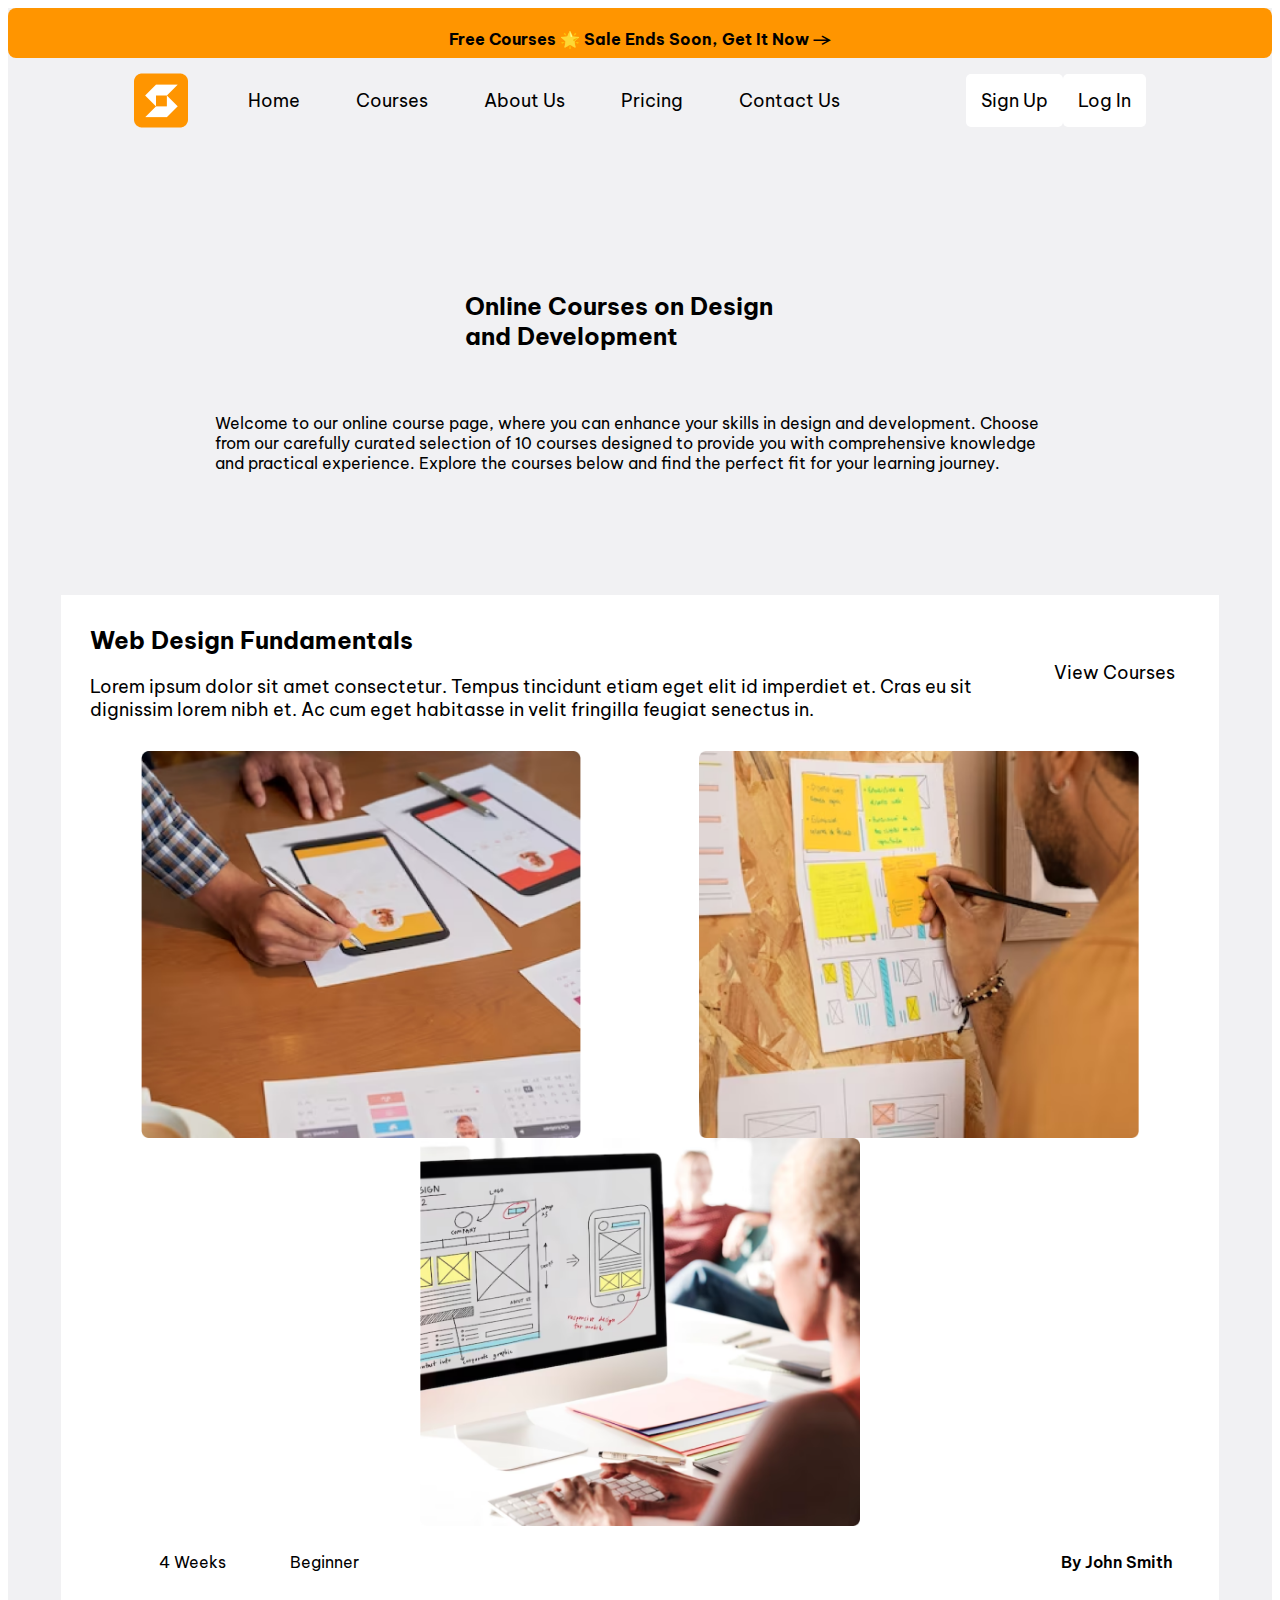
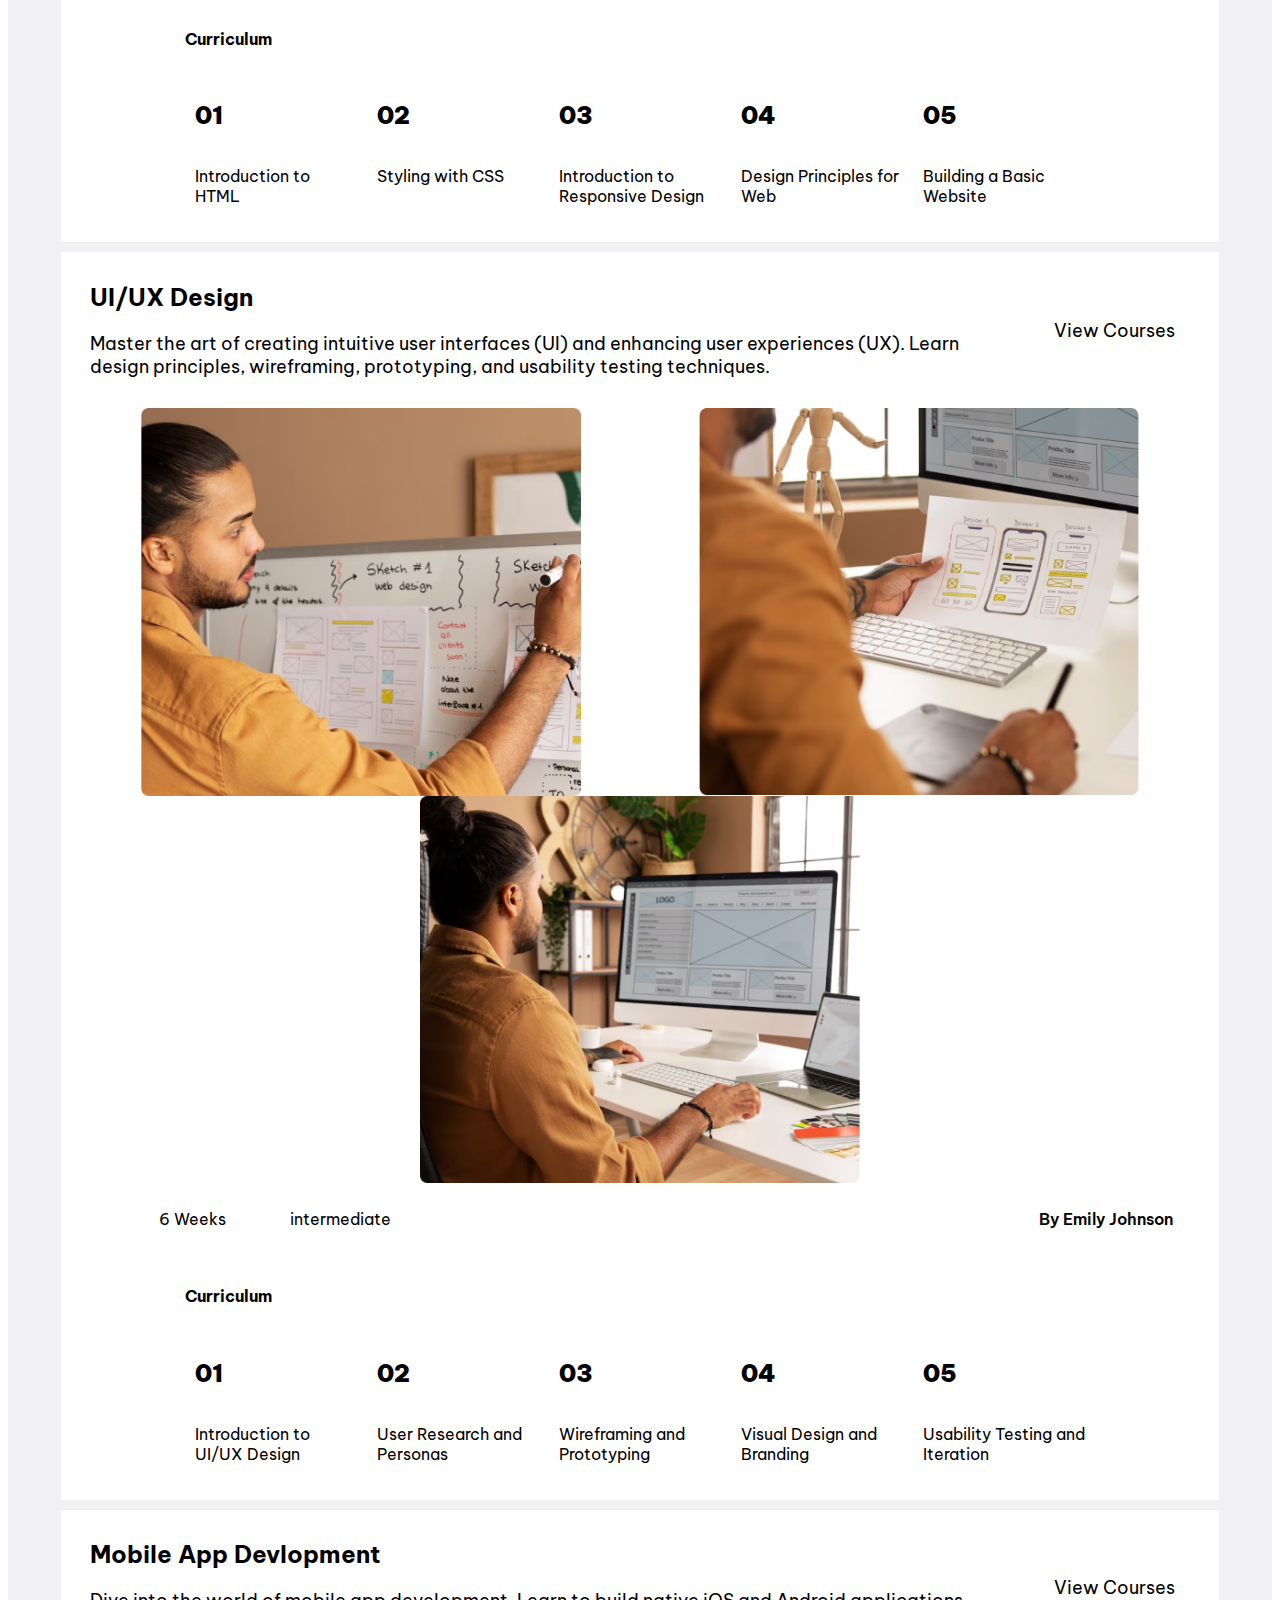
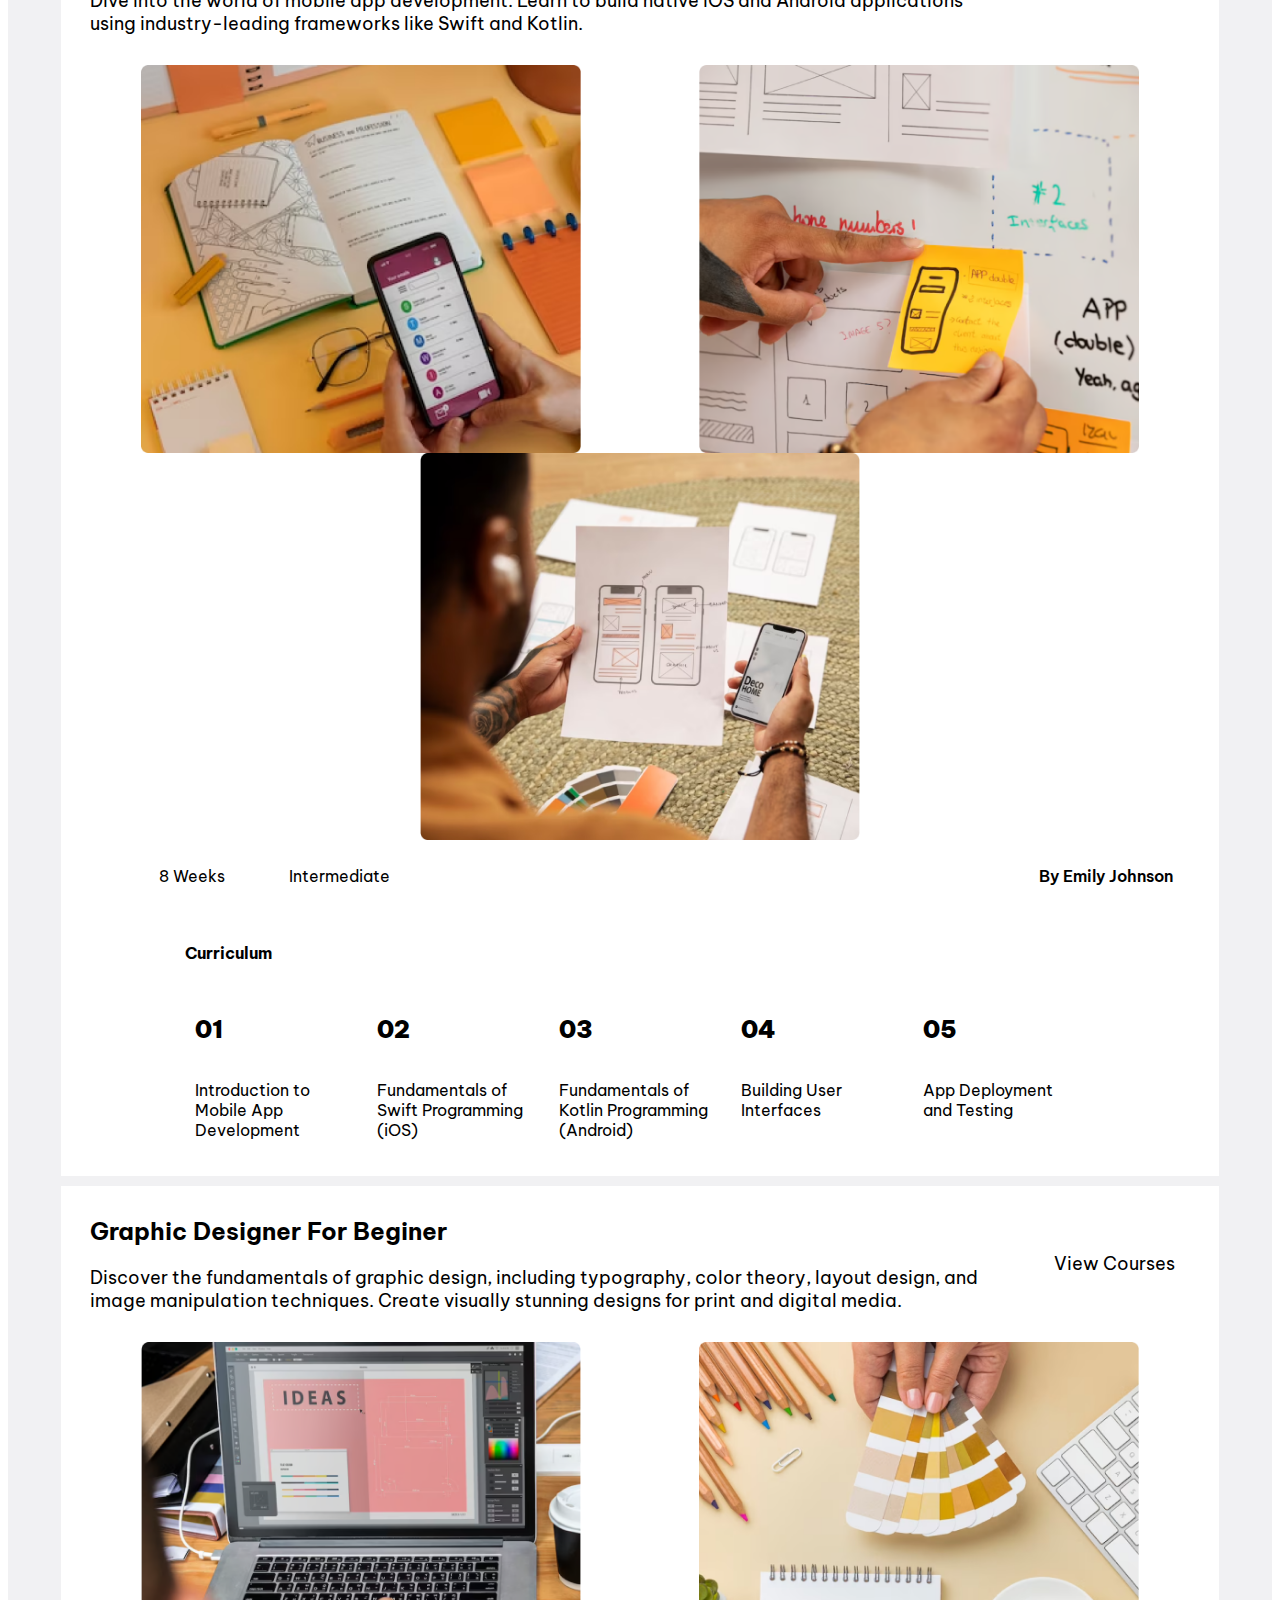
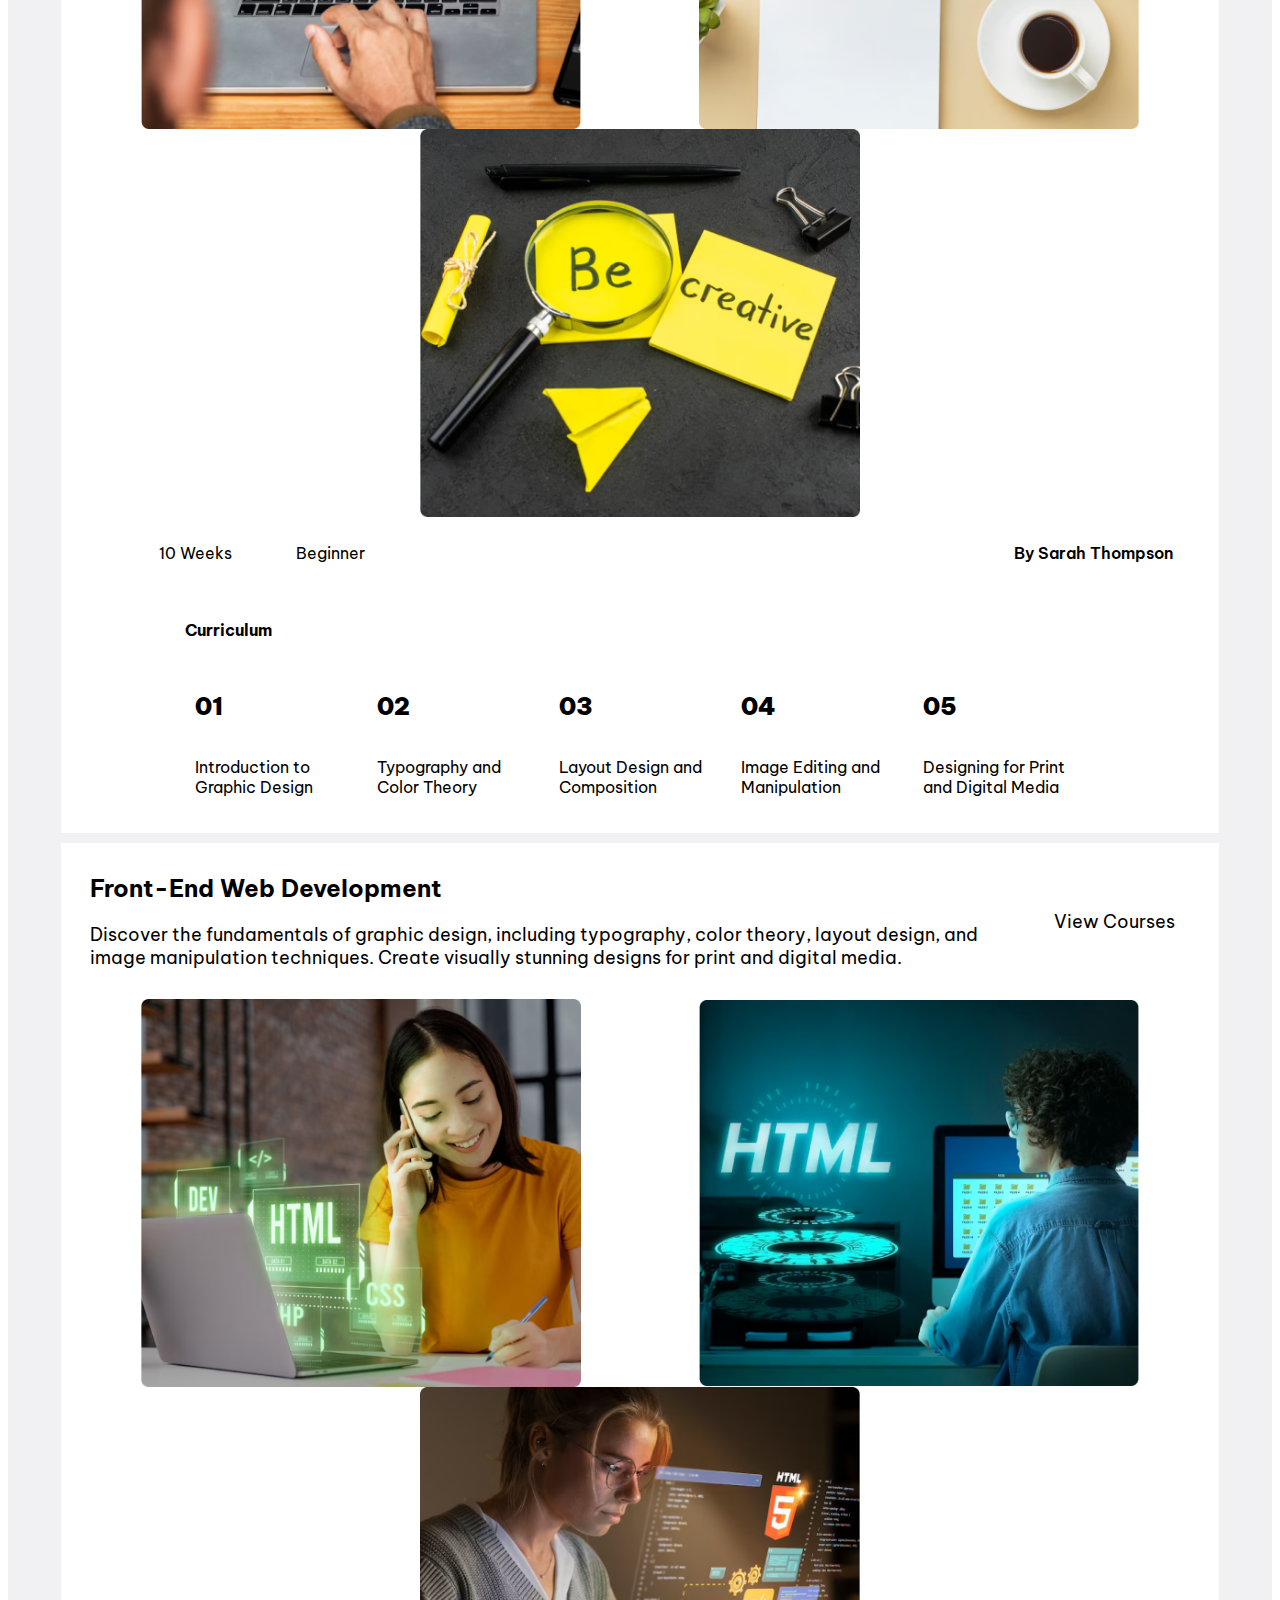
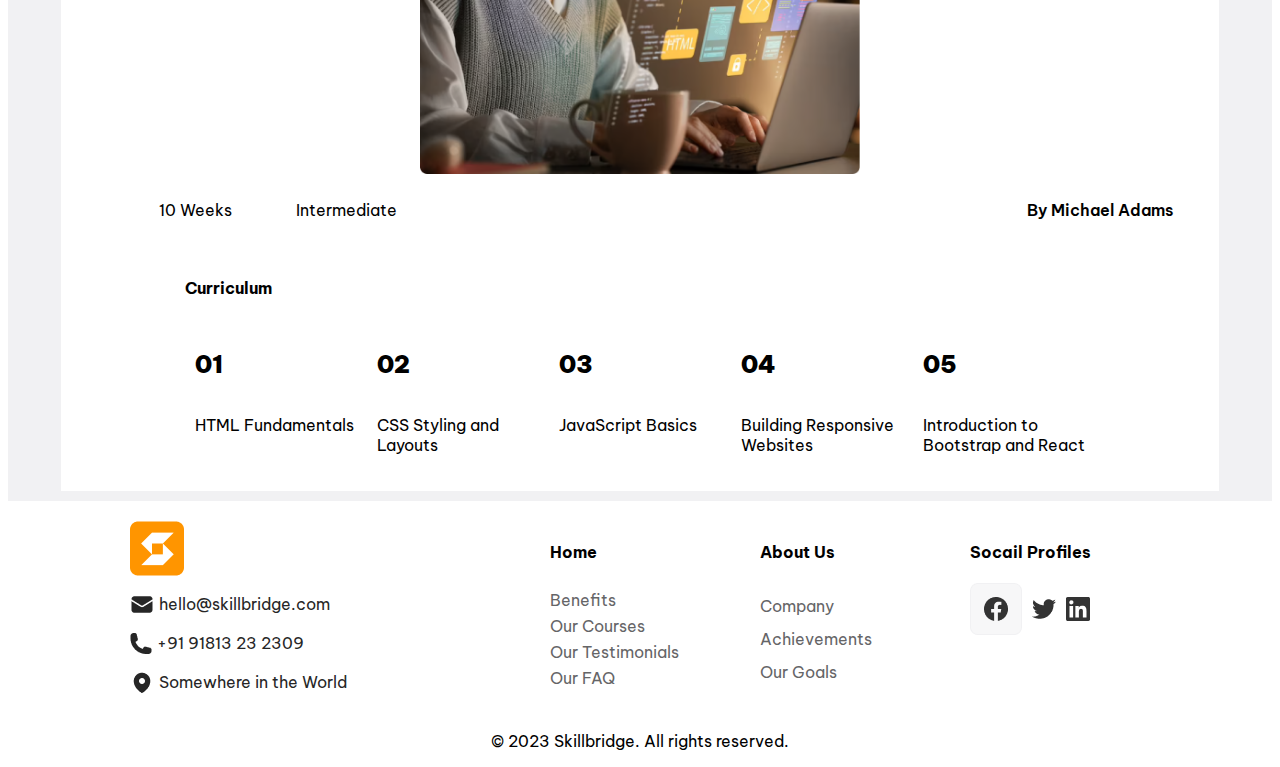
<file: E-Learning Eductional Website/coursespage.html>
<html lang="en">
<head>
    <meta charset="UTF-8">
    <meta name="viewport" content="width=device-width, initial-scale=1.0">
    <link rel="stylesheet" href="coursespage.css" />
    
    <title>Courses Page</title>
</head>
<body>
    <div class="main">
          <div class="header">
            <div><h4>Free Courses 🌟 Sale Ends Soon, Get It Now &rarr;</h4></div>
          </div>
          <nav class="navBar">
            <div class="logo">
            <img src="Assets/images/Logo.png" alt="Logo" />
          </div>
            <div class="menu">
              <ul>
                <li><a href="homepage.html">Home</a></li>
                <li><a href="coursespage.html">Courses</a></li>
                <li><a href="aboutUsPage.html">About Us</a></li>
                <li><a href="priceingPage.html">Pricing</a></li>
                <li><a href="contactUsPage.html">Contact Us</a></li>
              </ul>
            </div>
            <div class="buttonlog">
              <a href="signUpPage.html"><button class="button" id="signUpButton">Sign Up</button></a>
              <a href="LogInPage.html"><button class="button" id="loginButton">Log In</button></a>
            </div>
          </nav>

          <section class="hero">
            <div class="title">
                <h2>Online Courses on Design and Development</h2>
            </div>
            <div class="detail">
                <p>Welcome to our online course page, where you can enhance your skills in design and development. Choose from our carefully curated selection of 10 courses designed to provide you 
                with comprehensive knowledge and practical experience. Explore the courses below and find the perfect fit for your learning journey.</p>

            </div>
          </section>

          <section class="webDesignFundamentals">
            <div class="title">
                <div class="webDesign">
                  <h2>Web Design Fundamentals<h2>
                    <p>Lorem ipsum dolor sit amet consectetur. 
                      Tempus tincidunt etiam eget elit id imperdiet et. 
                      Cras eu sit dignissim lorem nibh et. Ac cum eget habitasse in 
                      velit fringilla feugiat senectus in.</p>
                </div>
                    <div class="viewCourses">
                      <button>View Courses</button>
                    </div>
              </div>
              <div class="courseImage">
                <img src="Assets/images/Course.png" alt="" class="courseImg">
                <img src="Assets/images/Course1.png" alt="" class="courseImg">
                <img src="Assets/images/Course2.png" alt="" class="courseImg">
              
              <div class="detail">
                <div class="courseLevel" ><div>4 Weeks</div><div >Beginner</div></div>
                <div class="Instractor">By John Smith</div>
              </div>
            </div>
            <div class="heading">
                <h4>Curriculum</h4>
            </div>
            <div class="curriculum">
        
            <div class="CurriculumModule">
                <div class="modules">
                    <div class="moduleDetail">
                        <h2>01</h2>
                        <p>Introduction to HTML</p>
                    </div>
                    <div class="moduleDetail">
                        <h2>02</h2> 
                        <p>Styling with CSS</p>
                    </div>
                    <div class="moduleDetail">
                        <h2>03</h2>
                        <p>Introduction to Responsive Design</p>
                    </div>
                    <div class="moduleDetail">
                        <h2>04</h2>
                        <p>Design Principles for Web</p>
                    </div>
                    <div class="moduleDetail">
                        <h2>05</h2>
                        <p>Building a Basic Website</p>
                    </div>
                    </div>
                </div>
            </div>
          </section>

          <section class="Ui_UxDesign">
            <div class="title">
                <div class="UIUXDesign">
                  <h2>UI/UX Design<h2>
                    <p>Master the art of creating intuitive user interfaces (UI) and enhancing 
                      user experiences (UX). Learn design principles,
                       wireframing, prototyping, and usability testing techniques.</p>
                </div>
                    <div class="viewCourses">
                      <button>View Courses</button>
                    </div>
              </div>
              <div class="courseImage">
                <img src="Assets/images/ui_ux (1).png" alt="" class="courseImg">
                <img src="Assets/images/ui_ux (2).png" alt="" class="courseImg">
                <img src="Assets/images/ui_ux (3).png" alt="" class="courseImg">
              
              <div class="detail">
                <div class="courseLevel">
                <div>6 Weeks</div>
                <div>intermediate</div>
                </div>
                <div class="Instractor">By Emily Johnson</div>
              </div>
            </div>
            <div class="heading">
                <h4>Curriculum</h4>
            </div>
            <div class="Curriculum">
                <div class="modules">
                    <div class="moduleDetail">
                        <h2>01</h2>
                        <p>Introduction to UI/UX Design</p>
                    </div>
                    <div class="moduleDetail">
                        <h2>02</h2> 
                        <p>User Research and Personas</p>
                    </div>
                    <div class="moduleDetail">
                        <h2>03</h2>
                        <p>Wireframing and Prototyping</p>
                    </div>
                    <div class="moduleDetail">
                        <h2>04</h2>
                        <p>Visual Design and Branding</p>
                    </div>
                    <div class="moduleDetail">
                        <h2>05</h2>
                        <p>Usability Testing and Iteration</p>
                    </div>
                    
                </div>
            </div>
          </section>

          <section class="MobileAppDevlopment">
            <div class="title">
                <div class="MobileAppDevlop">
                  <h2>Mobile App Devlopment<h2>
                    <p>Dive into the world of mobile app development. Learn to build native iOS and 
                      Android applications using industry-leading frameworks like Swift and Kotlin.</p>
                </div>
                    <div class="viewCourses">
                      <button>View Courses</button>
                    </div>
              </div>
              <div class="courseImage">
                <img src="Assets/images/mobileApp.png" alt="" class="courseImg">
                <img src="Assets/images/mobileApp1.png" alt="" class="courseImg">
                <img src="Assets/images/mobileApp2.png" alt="" class="courseImg">
              
              <div class="detail">
                <div class="courseLevel">
                <div>8 Weeks</div>
                <div>Intermediate</div></div>
                <div class="Instractor">By Emily Johnson</div>
              </div>
            </div>
            <div class="heading">
                <h4>Curriculum</h4>
            </div>
           
            <div class="Curriculum">
              
            
                <div class="modules">
                    <div class="moduleDetail">
                        <h2>01</h2>
                        <p>Introduction to Mobile App Development</p>
                    </div>
                    <div class="moduleDetail">
                        <h2>02</h2> 
                        <p>Fundamentals of Swift Programming (iOS)</p>
                    </div>
                    <div class="moduleDetail">
                        <h2>03</h2>
                        <p>Fundamentals of Kotlin Programming (Android)</p>
                    </div>
                    <div class="moduleDetail">
                        <h2>04</h2>
                        <p>Building User Interfaces</p>
                    </div>
                    <div class="moduleDetail">
                        <h2>05</h2>
                        <p>App Deployment and Testing</p>
                    </div>
                    
                </div>
            </div>
          </section>

          <section class="GraphicDesignerForBeginer">
            <div class="title">
                <div class="GraphicDesignerBeginer">
                  <h2>Graphic Designer For Beginer<h2>
                    <p>Discover the fundamentals of graphic design, including typography, color theory, layout design, and 
                      image manipulation techniques. Create visually stunning designs for print and digital media.</p>
                </div>
                    <div class="viewCourses">
                      <button>View Courses</button>
                    </div>
              </div>
              <div class="courseImage">
                <img src="Assets/images/Graphic Designer1.png" alt="" class="courseImg">
                <img src="Assets/images/Graphic Designer2.png" alt="" class="courseImg">
                <img src="Assets/images/Graphic Designer3.png" alt="" class="courseImg">
              
              <div class="detail">
                <div class="courseLevel">
                <div>10 Weeks</div>
                <div>Beginner</div></div>
                <div class="Instractor">By Sarah Thompson</div>
              </div>
            </div>
            <div class="heading">
                <h4>Curriculum</h4>
            </div>
            <div class="Curriculum">
                <div class="modules">
                    <div class="moduleDetail">
                        <h2>01</h2>
                        <p>Introduction to Graphic Design</p>
                    </div>
                    <div class="moduleDetail">
                        <h2>02</h2> 
                        <p>Typography and Color Theory</p>
                    </div>
                    <div class="moduleDetail">
                        <h2>03</h2>
                        <p>Layout Design and Composition</p>
                    </div>
                    <div class="moduleDetail">
                        <h2>04</h2>
                        <p>Image Editing and Manipulation</p>
                    </div>
                    <div class="moduleDetail">
                        <h2>05</h2>
                        <p>Designing for Print and Digital Media</p>
                    </div>
                    
                </div>
            </div>
          </section>

          <section class="FrontEndWebDevelopment">
            <div class="title">
                <div class="FrontEndWebDevelop">
                  <h2>Front-End Web Development<h2>
                    <p>Discover the fundamentals of graphic design, including typography, color theory, layout design, and 
                      image manipulation techniques. Create visually stunning designs for print and digital media.</p>
                </div>
                    <div class="viewCourses">
                      <button>View Courses</button>
                    </div>
              </div>
              <div class="courseImage">
                <img src="Assets/images/Front_end.png" alt="" class="courseImg">
                <img src="Assets/images/Front_end1.png" alt="" class="courseImg">
                <img src="Assets/images/Front_end2.png" alt="" class="courseImg">
              
              <div class="detail">
                <div class="courseLevel">
                <div>10 Weeks</div>
                <div>Intermediate</div></div>
                <div class="Instractor">By Michael Adams</div>
              </div>
            </div>
            <div class="heading">
                <h4>Curriculum</h4>
            </div>
            <div class="Curriculum">
                <div class="modules">
                    <div class="moduleDetail">
                        <h2>01</h2>
                        <p>HTML Fundamentals</p>
                    </div>
                    <div class="moduleDetail">
                        <h2>02</h2> 
                        <p>CSS Styling and Layouts</p>
                    </div>
                    <div class="moduleDetail">
                        <h2>03</h2>
                        <p>JavaScript Basics</p>
                    </div>
                    <div class="moduleDetail">
                        <h2>04</h2>
                        <p>Building Responsive Websites</p>
                    </div>
                    <div class="moduleDetail">
                        <h2>05</h2>
                        <p>Introduction to Bootstrap and React</p>
                    </div>
                    
                </div>
            </div>
          </section>

          <section class="footer">
            <div class="footContainer">    
            <div class="contact">
              <div class="logo">
                <img src="Assets/images/Logo.png" alt="Logo" />
              </div>
              <a class="email">
                <img src="Assets/images/Email Icon.png" alt="">
                hello@skillbridge.com
              </a>
              <a class="phone">
                <img src="Assets/images/phone icon.png" alt="">
                +91 91813 23 2309
              </a>
              <a class="location">
                <img src="Assets/images/location Icon.png" alt="">
                Somewhere in the World
              </a>
            </div>
      
            <div class="webNav">
              <div class="home">
                <h4>Home</h4>
                <a href="#">Benefits</a>
                <a href="#">Our Courses</a>
                <a href="#">Our Testimonials</a>
                <a href="#">Our FAQ</a>
              </div>
              <div class="aboutUs">
                <h4>About Us</h4>
                <a href="#">Company</a>
                <a href="#">Achievements</a>
                <a href="#">Our Goals</a>
              </div>
              <div class="socailProfiles">
                <h4>Socail Profiles</h4>
                <div class="socaiProfilesLink">
                <a href="#"><img src="Assets/images/facebook icon.png" alt=""></a>          
                <a href="#"><img src="Assets/images/twitter icon.png" alt=""></a>
                <a href="#"><img src="Assets/images/linked In icon.png" alt=""></a>
              </div>
              </div>
            </div>
              </div>
              </div>
            </div>
                <div class="copyright">
                <p>© 2023 Skillbridge. All rights reserved.</p>
                </div>
              </div>
          </section>
    </div>
</body>
</html>
</file>
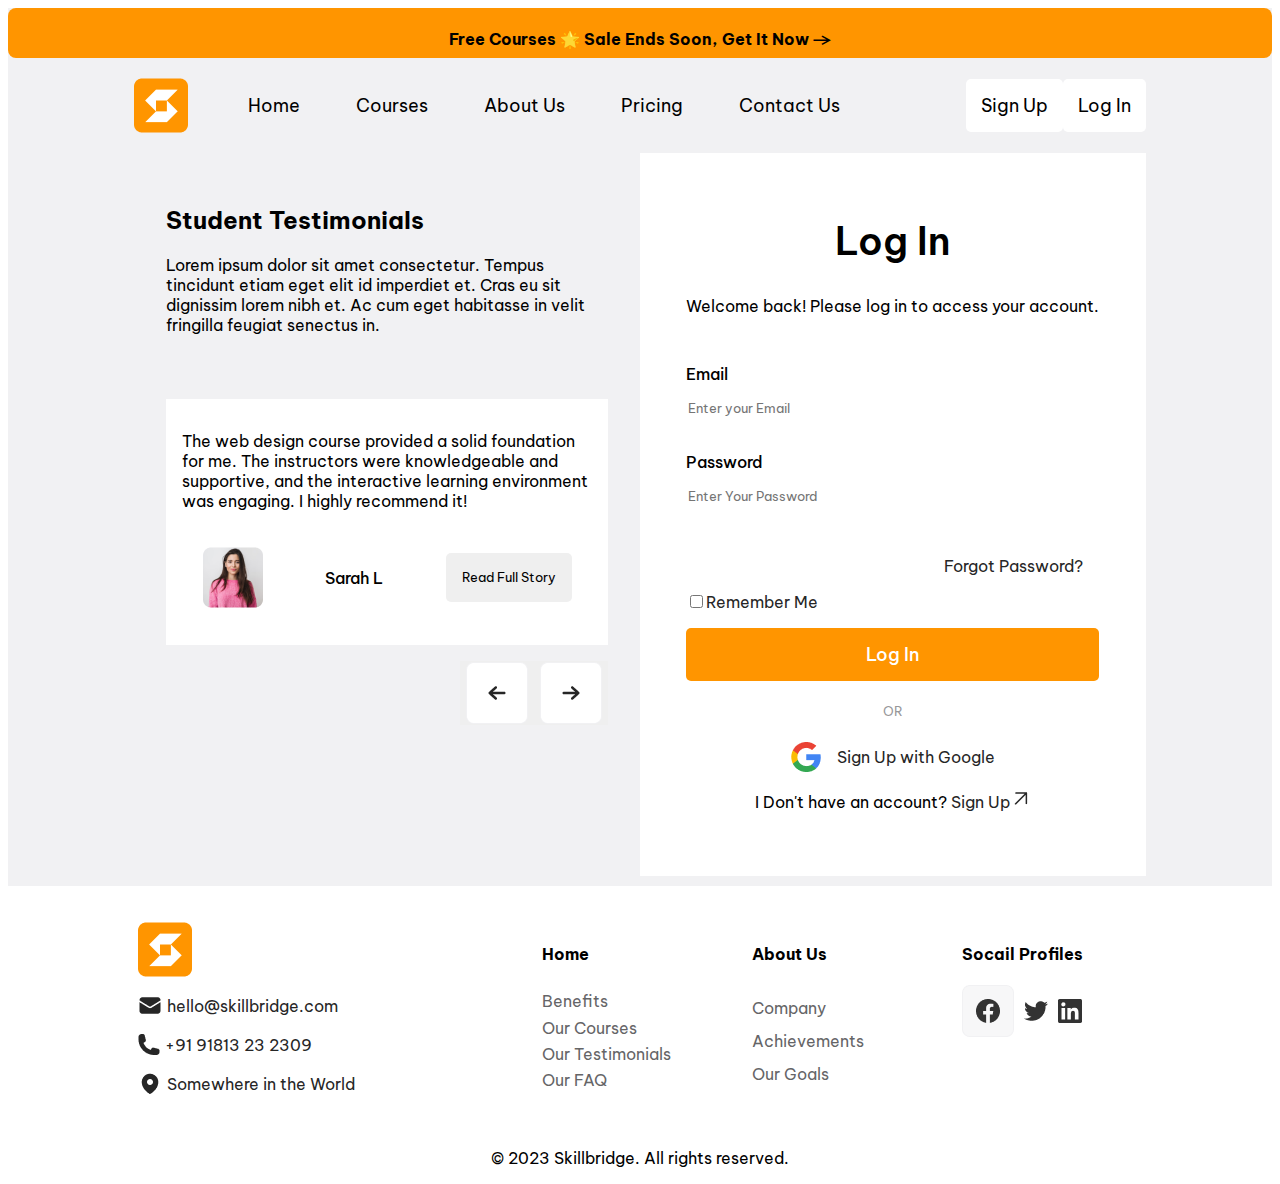
<file: E-Learning Eductional Website/LogInPage.html>
<html lang="en">
<head>
    <meta charset="UTF-8">
    <meta name="viewport" content="width=device-width, initial-scale=1.0">
    <link rel="stylesheet" href="LogInPage.css" />
    <title>Log In Page</title>
</head>
<body>
    <div class="main">
        <div class="header">
            <div><h4>Free Courses 🌟 Sale Ends Soon, Get It Now &rarr;</h4></div>
          </div>
          <nav class="navBar">
            <div class="logo">
            <img src="Assets/images/Logo.png" alt="Logo" />
          </div>
            <div class="menu">
              <ul>
                <li><a href="homepage.html">Home</a></li>
                <li><a href="coursespage.html">Courses</a></li>
                <li><a href="aboutUsPage.html">About Us</a></li>
                <li><a href="priceingPage.html">Pricing</a></li>
                <li><a href="contactUsPage.html">Contact Us</a></li>
              </ul>
            </div>
            <div class="buttonlog">
              <a href="signUpPage.html"><button class="button" id="signUpButton">Sign Up</button></a>
              <a href="LogInPage.html"><button class="button" id="loginButton">Log In</button></a>
            </div>
          </nav>
        

        <section class="LogIn">
                        <div class="logInForm">
                <form action="">
                    <div class="heading">
                        <h2>Log In</h2>
                        <p>Welcome back! Please log in to access your account.</p>
                    </div>
                    
                    <label for="email">Email</label>
                    <div class="input">
                    <input type="email" name="email" id="email" placeholder="Enter your Email"/>
                    </div><br>
                    <label for="password">Password</label>
                    <div class="input">
                    <input type="password" name="password" id="password" placeholder="Enter Your Password"/>
                    </div><br>

                    <div class="ForgotPassword">
                        <a href="">Forgot Password? </a>
                    </div>
                    <div class="rememberMe">
                        <p><input type="checkbox"><a href="">Remember Me</a></p>
                    </div>
                    <button class="logInButton" id="logInButton">Log In</button>
                    <h5>OR</h5>
                    <div class="googleLogIn">
                        <img src="Assets/images/Google Icon.png" alt="">
                        <a href="">Sign Up with Google</a>
                    </div>
                    <div class="signUp">
                        <p>I Don't have an account? <a href="">Sign Up</a><img src="Assets/images/Arrow Icon.png" alt=""></p>
                    </div>
                </form>
            </div>

            <div class="studentTestimonials">
                <div class="headingTestimonial">
                <h2>Student Testimonials</h2>
                <p>Lorem ipsum dolor sit amet consectetur. Tempus tincidunt etiam eget elit id imperdiet et. Cras eu sit dignissim lorem nibh et. 
                    Ac cum eget habitasse in velit fringilla feugiat senectus in.</p>
            </div>
            
            <div class="container">
                <div class="detail">
                    <p>The web design course provided a solid foundation for me. The instructors were knowledgeable and supportive, and the interactive
                         learning environment was engaging. I highly recommend it!</p>
                </div>
                <div class="profile">
                    <div>
                      <img src="Assets/images/sarah.png" alt="profile">
                    </div>
                    <span>Sarah L</span>
                  <button class="btnStory">Read Full Story</button>
                </div>
            </div>
            <div class="storyNav">
                <button><img src="Assets/images/Arrow Left.png" alt=""></button>
                <button><img src="Assets/images/Arrow Right.png" alt=""></button>
              </div>
            </div>


        </section>

        <section class="footer">
            <div class="footContainer">    
            <div class="contact">
              <div class="logo">
                <img src="Assets/images/Logo.png" alt="Logo" />
              </div>
              <a class="email">
                <img src="Assets/images/Email Icon.png" alt="">
                hello@skillbridge.com
              </a>
              <a class="phone">
                <img src="Assets/images/phone icon.png" alt="">
                +91 91813 23 2309
              </a>
              <a class="location">
                <img src="Assets/images/location Icon.png" alt="">
                Somewhere in the World
              </a>
            </div>
      
            <div class="webNav">
              <div class="home">
                <h4>Home</h4>
                <a href="#">Benefits</a>
                <a href="#">Our Courses</a>
                <a href="#">Our Testimonials</a>
                <a href="#">Our FAQ</a>
              </div>
              <div class="aboutUs">
                <h4>About Us</h4>
                <a href="#">Company</a>
                <a href="#">Achievements</a>
                <a href="#">Our Goals</a>
              </div>
              <div class="socailProfiles">
                <h4>Socail Profiles</h4>
                <div class="socaiProfilesLink">
                <a href="#"><img src="Assets/images/facebook icon.png" alt=""></a>          
                <a href="#"><img src="Assets/images/twitter icon.png" alt=""></a>
                <a href="#"><img src="Assets/images/linked In icon.png" alt=""></a>
              </div>
              </div>
            </div>
              </div>
              </div>
            </div>
                <div class="copyright">
                <p>© 2023 Skillbridge. All rights reserved.</p>
                </div>
              </div>
          </section>
    </div>
</body>
</html>
</file>
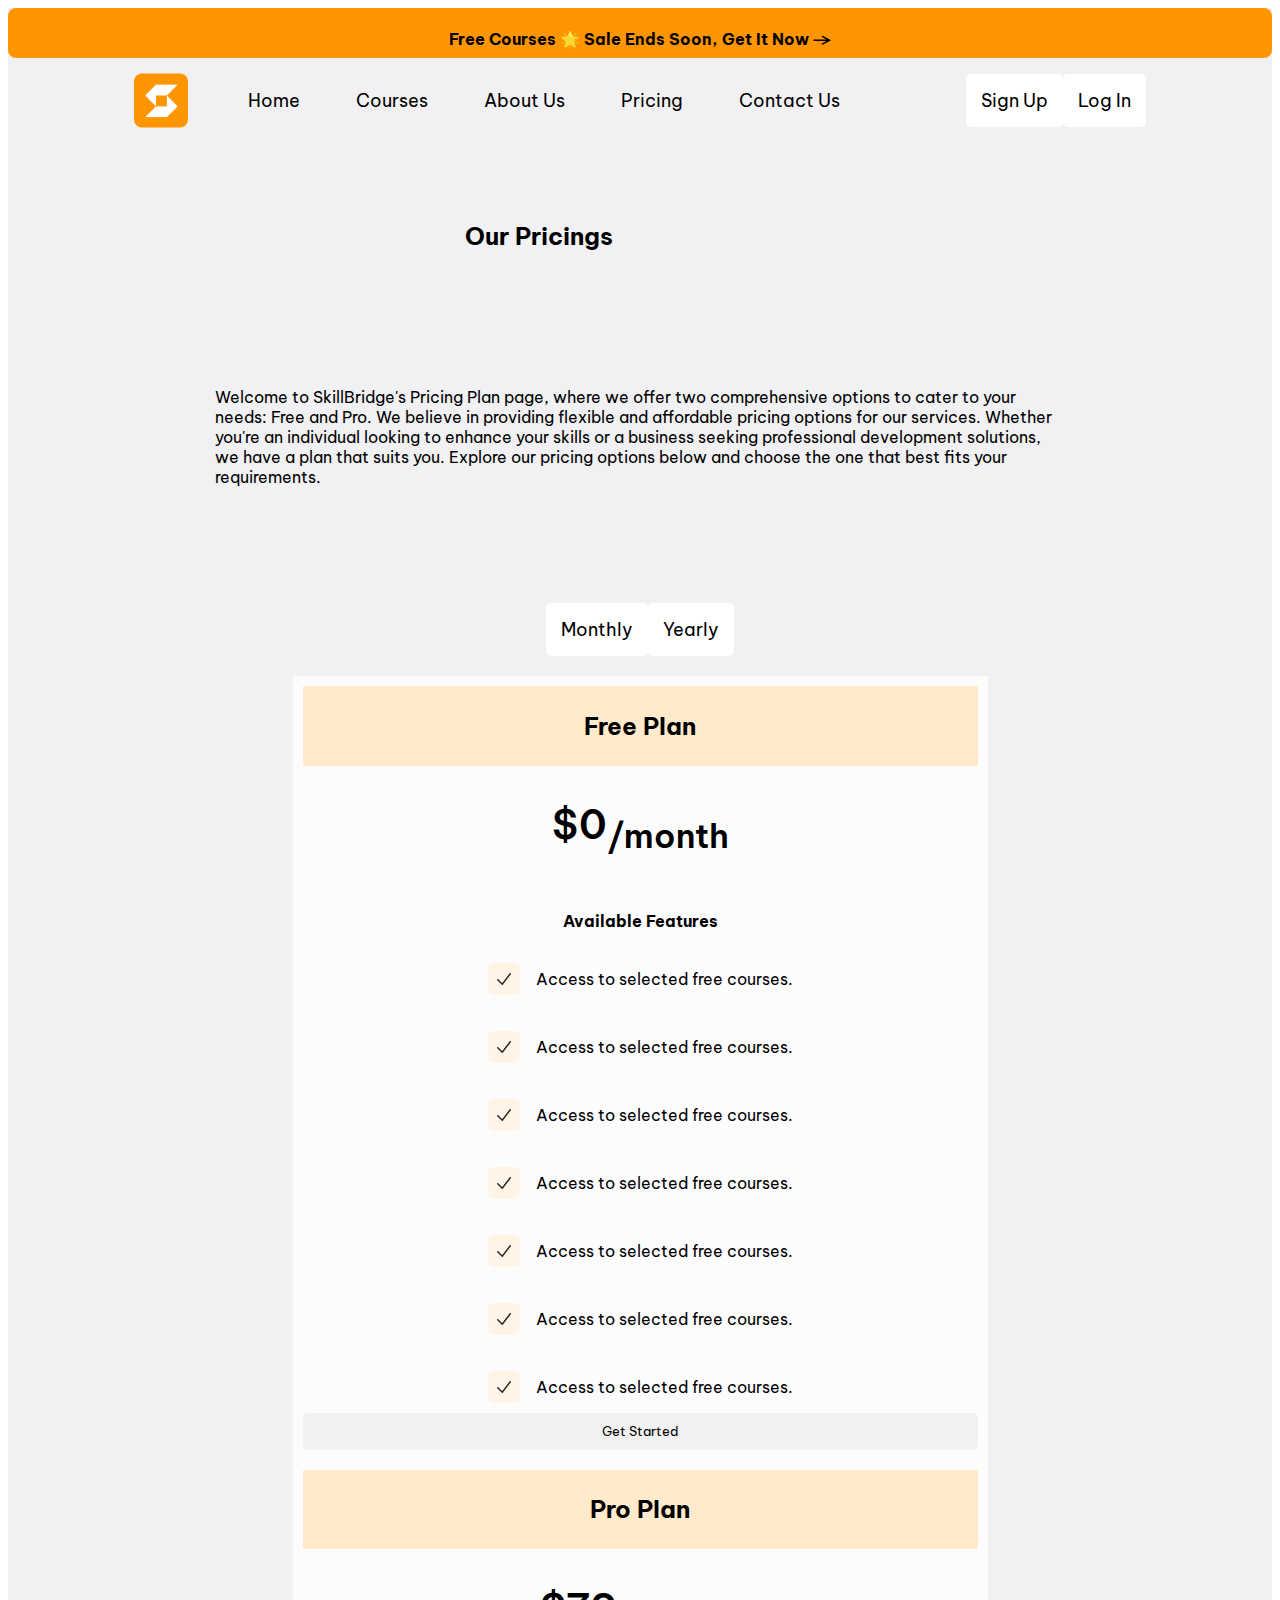
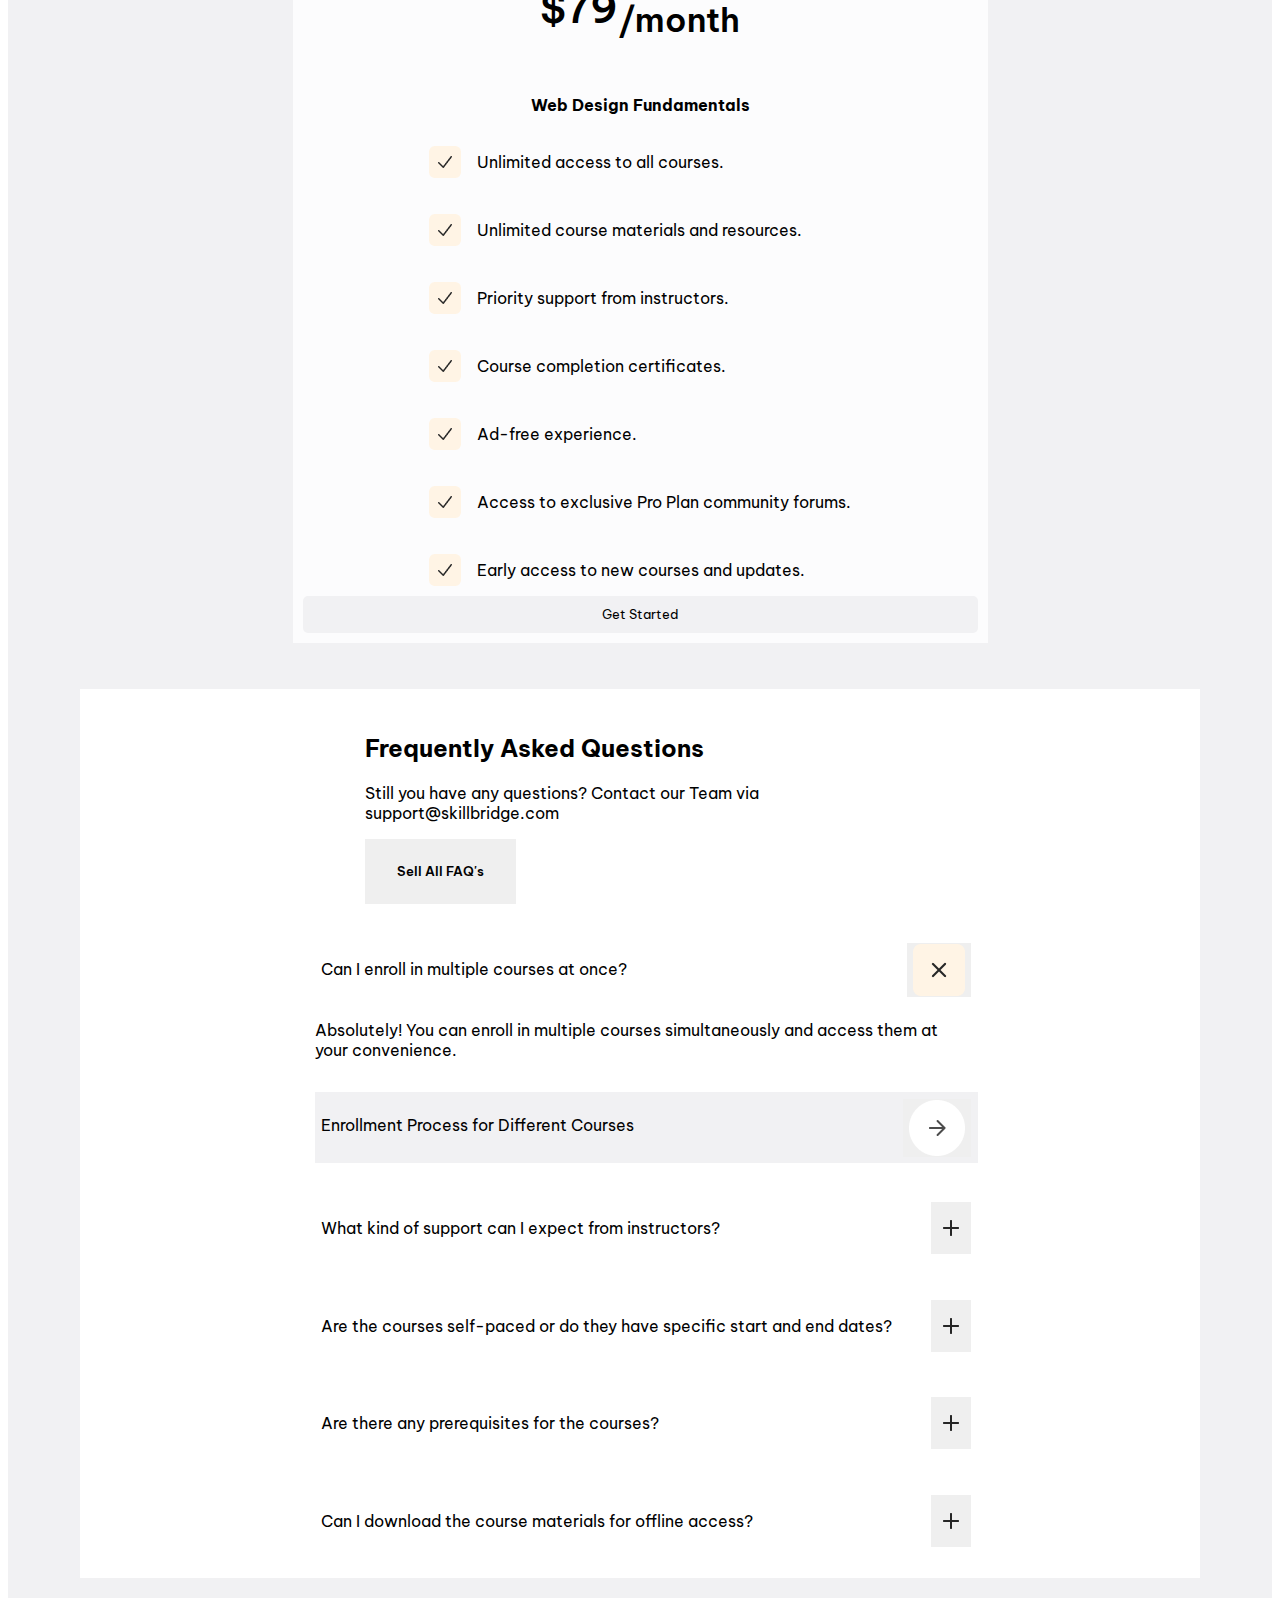
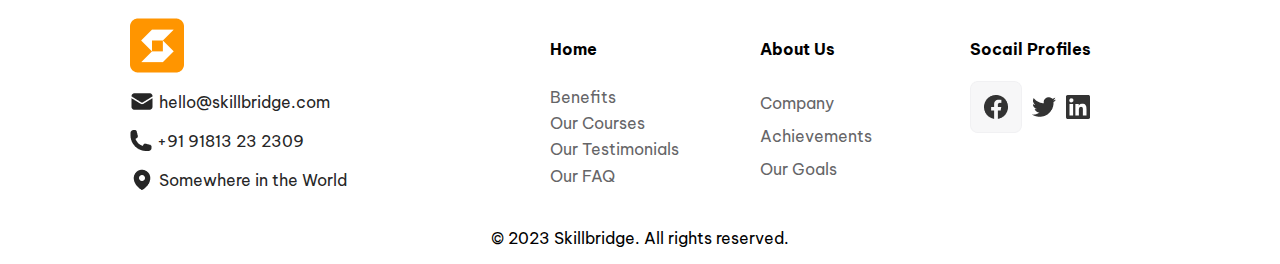
<file: E-Learning Eductional Website/priceingPage.html>
<html lang="en">
<head>
    <meta charset="UTF-8">
    <meta name="viewport" content="width=device-width, initial-scale=1.0">
    <link rel="stylesheet" href="priceingPage..css">
    <title>Priceing Page</title>
</head>
<body>
    <div class="main">
        <div class="header">
            <div><h4>Free Courses 🌟 Sale Ends Soon, Get It Now &rarr;</h4></div>
          </div>
          <nav class="navBar">
            <div class="logo">
            <img src="Assets/images/Logo.png" alt="Logo" />
          </div>
            <div class="menu">
              <ul>
                <li><a href="homepage.html">Home</a></li>
                <li><a href="coursespage.html">Courses</a></li>
                <li><a href="aboutUsPage.html">About Us</a></li>
                <li><a href="priceingPage.html">Pricing</a></li>
                <li><a href="contactUsPage.html">Contact Us</a></li>
              </ul>
            </div>
            <div class="buttonlog">
              <a href="signUpPage.html"><button class="button" id="signUpButton">Sign Up</button></a>
              <a href="LogInPage.html"><button class="button" id="loginButton">Log In</button></a>
            </div>
          </nav>

          <section class="hero">
            <div class="title">
                <h2>Our Pricings</h2>
            </div>
            <div class="detail">
                <p>Welcome to SkillBridge's Pricing Plan page, where we offer two comprehensive
                     options to cater to your needs: Free and Pro. We believe in providing flexible and affordable
                      pricing options for our services. Whether you're an individual looking to enhance your skills 
                      or a business seeking professional development solutions, we have a plan that suits you. Explore
                       our pricing options below and choose the one that best fits your requirements. 
                </p>
            </div>
            <div class="buttonPackage">
                <button class="button" id="monthly">Monthly</button>
                <button class="button" id="yearly">Yearly</button>
            </div>
          </section>

          <section class="pricing">  
              <div class="pricingCard">
          
                <div class="content">
                  <div class="freePlan">
                    <h2>Free Plan</h2>
                  </div>
                  <div class="price">
                    <h2>$0<sub>/month</sub></h2>
                  </div>
                  <div>
                    <h4>Available Features</h4>
                    <div class="details">
                      <label><img src="Assets/images/Check Icon.png" alt=""><p>Access to selected free courses.</p></label>
                      <label><img src="Assets/images/Check Icon.png" alt=""><p>Access to selected free courses.</p></label>
                      <label><img src="Assets/images/Check Icon.png" alt=""><p>Access to selected free courses.</p></label>
                      <label><img src="Assets/images/Check Icon.png" alt=""><p>Access to selected free courses.</p></label>
                      <label><img src="Assets/images/Check Icon.png" alt=""><p>Access to selected free courses.</p></label>
                      <label><img src="Assets/images/Check Icon.png" alt=""><p>Access to selected free courses.</p></label>
                      <label><img src="Assets/images/Check Icon.png" alt=""><p>Access to selected free courses.</p></label>
                    </div>               
                    </div>
                  <button class="btnGetStart">Get Started</button>
                </div>
      
                <div class="content">
                  <div class="freePlan">
                    <h2>Pro Plan</h2>
                  </div>
                  <div class="price">
                    <h2>$79<sub>/month</sub></h2>
                  </div>
                  <div>
                    <h4>Web Design Fundamentals</h4>
                    <div class="details">
                      <label><img src="Assets/images/Check Icon.png" alt=""><p>Unlimited access to all courses.</p></label>
                      <label><img src="Assets/images/Check Icon.png" alt=""><p>Unlimited course materials and resources.</p></label>
                      <label><img src="Assets/images/Check Icon.png" alt=""><p>Priority support from instructors.</p></label>
                      <label><img src="Assets/images/Check Icon.png" alt=""><p>Course completion certificates.</p></label>
                      <label><img src="Assets/images/Check Icon.png" alt=""><p>Ad-free experience.</p></label>
                      <label><img src="Assets/images/Check Icon.png" alt=""><p>Access to exclusive Pro Plan community forums.</p></label>
                      <label><img src="Assets/images/Check Icon.png" alt=""><p>Early access to new courses and updates.</p></label>
                    </div>     
                    </div>
                  <button class="btnGetStart">Get Started</button>
                </div>
                
              </div>
            
          </section>

          
            <section class="questions">
                <div class="FAQs">
                <div class="FAQcard1">
                <h2>Frequently Asked Questions</h2>
                <p>Still you have any questions? Contact our Team via support@skillbridge.com</p>
                <button>Sell All FAQ's</button>
                </div> 
                
                <div class="FAQcard2">
                <div class="multipleCourseFAQ">
                    <p>Can I enroll in multiple courses at once?</p>
                    <div class="checkBtn">
                    <button><img src="Assets/images/cross button.png" alt=""></button>
                    </div>
                </div>
                <div>
                <p>Absolutely! You can enroll in multiple courses simultaneously and access them at your convenience.</p>
                </div>
                <div class="multipleCourseFAQs">
                    <p>Enrollment Process for Different Courses</p>
                    <div class="checkBtn">
                    <button><img src="Assets/images/arrow right Button.png" alt=""></button>
                    </div>
                </div>
                <div class="multipleCourseFAQ">
                    <p>What kind of support can I expect from instructors?</p>
                    <div class="checkBtn">
                    <button><img src="Assets/images/plus Icon.png" alt=""></button>
                    </div>
                </div>
                <div class="multipleCourseFAQ">
                    <p>Are the courses self-paced or do they have specific start and end dates?</p>
                    <div class="checkBtn">
                    <button><img src="Assets/images/plus Icon.png" alt=""></button>
                    </div>
                </div>
                <div class="multipleCourseFAQ">
                    <p>Are there any prerequisites for the courses?</p>
                    <div class="checkBtn">
                    <button><img src="Assets/images/plus Icon.png" alt=""></button>
                    </div>
                </div>
                <div class="multipleCourseFAQ">
                    <p>Can I download the course materials for offline access?</p>
                    <div class="checkBtn">
                    <button><img src="Assets/images/plus Icon.png" alt=""></button>
                    </div>
                </div>
                </div>
            </div>
            </section>

        <section class="footer">
            <div class="footContainer">    
            <div class="contact">
            <div class="logo">
                <img src="Assets/images/Logo.png" alt="Logo" />
            </div>
            <a class="email">
                <img src="Assets/images/Email Icon.png" alt="">
                hello@skillbridge.com
            </a>
            <a class="phone">
                <img src="Assets/images/phone icon.png" alt="">
                +91 91813 23 2309
            </a>
            <a class="location">
                <img src="Assets/images/location Icon.png" alt="">
                Somewhere in the World
            </a>
            </div>
    
            <div class="webNav">
            <div class="home">
                <h4>Home</h4>
                <a href="#">Benefits</a>
                <a href="#">Our Courses</a>
                <a href="#">Our Testimonials</a>
                <a href="#">Our FAQ</a>
            </div>
            <div class="aboutUs">
                <h4>About Us</h4>
                <a href="#">Company</a>
                <a href="#">Achievements</a>
                <a href="#">Our Goals</a>
            </div>
            <div class="socailProfiles">
                <h4>Socail Profiles</h4>
                <div class="socaiProfilesLink">
                <a href="#"><img src="Assets/images/facebook icon.png" alt=""></a>          
                <a href="#"><img src="Assets/images/twitter icon.png" alt=""></a>
                <a href="#"><img src="Assets/images/linked In icon.png" alt=""></a>
            </div>
            </div>
            </div>
            </div>
            </div>
            </div>
                <div class="copyright">
                <p>© 2023 Skillbridge. All rights reserved.</p>
                </div>
            </div>
        </section>
    </div>
</body>
</html>
</file>
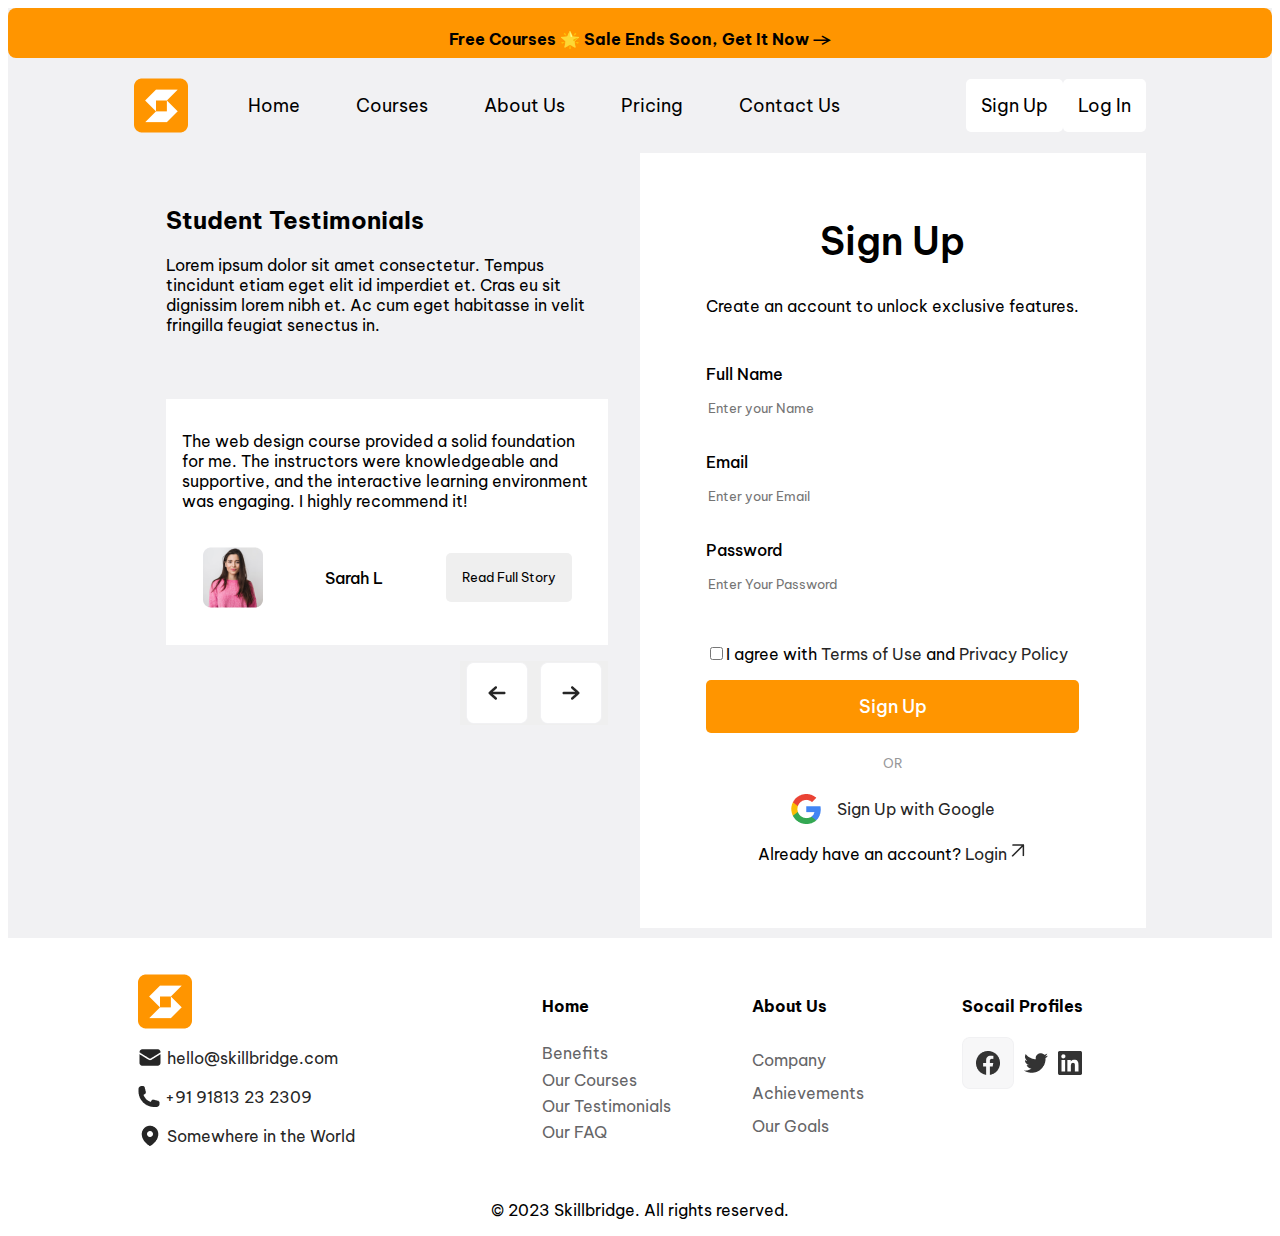
<file: E-Learning Eductional Website/signUpPage.html>
<html lang="en">
<head>
    <meta charset="UTF-8">
    <meta name="viewport" content="width=device-width, initial-scale=1.0">
    <link rel="stylesheet" href="signUpPage.css" />
    <title>Sign Up Page</title>
</head>
<body>
    <div class="main">
        <div class="header">
            <div><h4>Free Courses 🌟 Sale Ends Soon, Get It Now &rarr;</h4></div>
          </div>
          <nav class="navBar">
            <div class="logo">
            <img src="Assets/images/Logo.png" alt="Logo" />
          </div>
            <div class="menu">
              <ul>
                <li><a href="homepage.html">Home</a></li>
                <li><a href="coursespage.html">Courses</a></li>
                <li><a href="aboutUsPage.html">About Us</a></li>
                <li><a href="priceingPage.html">Pricing</a></li>
                <li><a href="contactUsPage.html">Contact Us</a></li>
              </ul>
            </div>
            <div class="buttonlog">
              <a href="signUpPage.html"><button class="button" id="signUpButton">Sign Up</button></a>
              <a href="LogInPage.html"><button class="button" id="loginButton">Log In</button></a>
            </div>
          </nav>
        

        <section class="signUp">
            
            <div class="signUpForm">
                <form action="">
                    <div class="heading">
                        <h2>Sign Up</h2>
                        <p>Create an account to unlock exclusive features.</p>
                    </div>
                    <label for="fullName">Full Name</label>
                    <div class="input">
                    <input type="text" name="fullName" id="fullName" placeholder="Enter your Name"/>
                    </div><br>
                    <label for="email">Email</label>
                    <div class="input">
                    <input type="email" name="email" id="email" placeholder="Enter your Email"/>
                    </div><br>
                    <label for="password">Password</label>
                    <div class="input">
                    <input type="password" name="password" id="password" placeholder="Enter Your Password"/>
                    </div><br>
                    <div class="termsCondiation">
                        <p><input type="checkbox">I agree with <a href="">Terms of Use </a> and <a href="">Privacy Policy</a></p>
                    </div>
                    <button class="signUpButton" id="signUpButton">Sign Up</button>
                    <h5>OR</h5>
                    <div class="googleLogIn">
                        <img src="Assets/images/Google Icon.png" alt="">
                        <a href="">Sign Up with Google</a>
                    </div>
                    <div class="logIn">
                        <p>Already have an account? <a href="">Login</a><img src="Assets/images/Arrow Icon.png" alt=""></p>
                    </div>
                </form>
            </div>


            <div class="studentTestimonials">
                <div class="headingTestimonial">
                <h2>Student Testimonials</h2>
                <p>Lorem ipsum dolor sit amet consectetur. Tempus tincidunt etiam eget elit id imperdiet et. Cras eu sit dignissim lorem nibh et. 
                    Ac cum eget habitasse in velit fringilla feugiat senectus in.</p>
            </div>
            
            <div class="container">
                <div class="detail">
                    <p>The web design course provided a solid foundation for me. The instructors were knowledgeable and supportive, and the interactive
                         learning environment was engaging. I highly recommend it!</p>
                </div>
                <div class="profile">
                    <div>
                      <img src="Assets/images/sarah.png" alt="profile">
                    </div>
                    <span>Sarah L</span>
                  <button class="btnStory">Read Full Story</button>
                </div>
            </div>
            <div class="storyNav">
              <button><img src="Assets/images/Arrow Left.png" alt=""></button>
              <button><img src="Assets/images/Arrow Right.png" alt=""></button>
            </div>
            </div>

        </section>

        <section class="footer">
            <div class="footContainer">    
            <div class="contact">
              <div class="logo">
                <img src="Assets/images/Logo.png" alt="Logo" />
              </div>
              <a class="email">
                <img src="Assets/images/Email Icon.png" alt="">
                hello@skillbridge.com
              </a>
              <a class="phone">
                <img src="Assets/images/phone icon.png" alt="">
                +91 91813 23 2309
              </a>
              <a class="location">
                <img src="Assets/images/location Icon.png" alt="">
                Somewhere in the World
              </a>
            </div>
      
            <div class="webNav">
              <div class="home">
                <h4>Home</h4>
                <a href="#">Benefits</a>
                <a href="#">Our Courses</a>
                <a href="#">Our Testimonials</a>
                <a href="#">Our FAQ</a>
              </div>
              <div class="aboutUs">
                <h4>About Us</h4>
                <a href="#">Company</a>
                <a href="#">Achievements</a>
                <a href="#">Our Goals</a>
              </div>
              <div class="socailProfiles">
                <h4>Socail Profiles</h4>
                <div class="socaiProfilesLink">
                <a href="#"><img src="Assets/images/facebook icon.png" alt=""></a>          
                <a href="#"><img src="Assets/images/twitter icon.png" alt=""></a>
                <a href="#"><img src="Assets/images/linked In icon.png" alt=""></a>
              </div>
              </div>
            </div>
              </div>
              </div>
            </div>
                <div class="copyright">
                <p>© 2023 Skillbridge. All rights reserved.</p>
                </div>
              </div>
          </section>
    </div>
</body>
</html>
</file>
<file: E-Learning Eductional Website/homepage.css>
@import url("https://fonts.googleapis.com/css2?family=Be+Vietnam+Pro:ital,wght@0,100;0,200;0,300;0,400;0,500;0,600;0,700;0,800;1,100;1,200;1,300;1,400;1,500;1,600;1,700;1,800&family=DM+Serif+Display:ital@0;1&display=swap");
@import url("https://fonts.googleapis.com/css2?family=Be+Vietnam+Pro:ital,wght@0,100;0,200;0,300;0,400;0,500;0,600;0,700;0,800;1,100;1,200;1,300;1,400;1,500;1,600;1,700;1,800&family=DM+Serif+Display:ital@0;1&family=Hanken+Grotesk:ital,wght@0,200;0,300;0,400;0,500;0,600;1,600&display=swap");

* {
  font-family: Be Vietnam Pro, Hanken Grotesk;
}
.main {
  background-color: #f1f1f3;
  width: 100%;  
}
.body {
  font-family: Be Vietnam Pro;
  /* display: grid; */
  width: 100%;
  background-color: #f1f1f3;
  /* grid-template-areas:
    "header header header header header"
    "navBar navBar navBar navBar"
    "hero-section hero-section hero-section hero-section"
    "brandList brandList brandList brandList"
    "video video video video"
    "footer footer footer footer"; */
}

.header {
  grid-area: header;
  width: 100%;
  height: 50px;
  background: #ff9500;
  border-radius: 8px;
  display: flex;
  justify-content: center;
}

.navBar {
  display: flex;
  flex-wrap: wrap;
  width: 80%;
  margin: auto;
  align-items: center;
  justify-content: space-evenly;
  margin-bottom: 3rem;


.logo {
  display: flex;
}

.buttonlog {
  display: flex;
  margin-left: auto;
}

.menu {
  align-content: center;
  align-items: center;
  display: flex;
  flex-wrap: wrap;
}

.menu ul {
  list-style-type: none;
  overflow: hidden;
  display: flex;
  gap: 1rem;
}

.menu li {
  float: left;
}

.menu li:last-child {
  float: inline-end;
}

.menu li a {
  display: flex;
  text-align: center;
  padding: 15px 20px;
  text-decoration: none;
  color: black;
  font-weight: 400;
  font-size: 18px;
}

.menu li a:hover {
  background-color: #ff9500;
  color: white;
}
}
.button {
  border: none;
  padding: 15px 15px;
  text-align: center;
  display: inline-block;
  font-size: 18px;
  border-radius: 5px;
  background-color: #ffffff;
}

.button:hover {
  background-color: #ff9500;
  color: white;
}

/* Media query for smaller screens */
@media (max-width: 768px) {
  .navBar {
    width: 100%;
  }

  .menu ul {
    flex-direction: column;
  }
  .header{
    width: 100%;
    height: auto;
    background: #ff9500;
    border-radius: 8px;
    display: flex;
    flex-wrap: wrap;
    justify-content: center;
  }

  .buttonlog {
    flex-direction: column;
    align-items: flex-start;
    margin-top: 10px;
  }
}


.hero-section {
  grid-area: hero-section;
  display: flex;
  align-items: center;
  justify-content: space-around;
  margin-bottom: 2rem;
}

.introSection {
  font-family: Hanken Grotesk;
  font-weight: 600;
  width: 70%;
  justify-content: center;
  text-align: center;
  margin: auto;
  padding: 10px;
  & span {
    color: #ff9500;
  }
}

.brandList {
  align-content: center;
  align-items: center;
  display: flex;
  padding: 30px;
  flex-wrap: wrap;
  justify-content: center;
  margin-bottom: 2rem;
  & ul {
    list-style-type: none;
    overflow: hidden;

    & li {
      float: left;
    }

    & li a {
      display: block;
      text-align: center;
      padding: 20px 20px;
      text-decoration: none;
      color: black;
      font-weight: 400;
      font-size: 18px;
      border: 1px solid #f1f1f3;
    }

    & a:hover {
      background-color: #ff9500;
      color: black;
    }

    & img {
      display: flex;
      width: auto;
    }
  }
}

.video {
  grid-area: video;
  text-align: center;
   margin-bottom: 2rem;
  & img{
    width:60% ;
    height:auto;
  }
}

.BenefitSection {
  display: flex;
  flex-wrap: wrap;
  width: 90%;
  margin: auto;
}

.title {
  display: flex;
  flex-wrap: wrap;
  margin: auto;
  
}

.Benefits {
  margin: auto;
  width: 80%;
  justify-content: center;
  & p {
    font-weight: 400;
    font-family: Be Vietnam Pro;
    font-size: 18px;
  }
}

.viewAll {
  margin: auto;
  align-items: bottom right;
  & button {
    border: none;
    padding: 15px 15px;
    text-align: center;
    display: inline-block;
    font-size: 18px;
    border-radius: 5px;
    background-color: #ffffff;
  }
  & button:hover {
    background-color: #ff9500;
    color: black;
  }
}

.cardContainer {
  display: flex;
  flex-wrap: wrap;
  margin: auto;
  margin-top: 40px;
  gap: 1%;
  row-gap: 10px;
}

.card {
  background-color: #ffffff;
  align-self: auto;
  display: flex;
  flex-wrap: wrap;
  width: 42.555%;
  margin: auto;
  padding: 3rem;
  & h2 {
    text-align: right;
    font-weight: 600;
    font-size: 50px;
    padding-right: 5px;
  }
  & h3 {
    padding-left: 10px;
    font-size: 20px;
    font-weight: 500;
  }
  & p {
    font-size: 18px;
    font-weight: 400;
    text-align: left;
    padding: 10px;
    color: #4c4c4d;
  }
  & button {
    border: none;
    padding: 10px;
    text-align: center;
    display: flex;
    border-radius: 5px;
    margin-left: auto;
    background: #f1f1f3;
  }
}
/* Courses section */
.courses {
  width: 90%;
  margin: auto;
}

.title {
  display: flex;
  margin: auto;
  padding: 1rem;
}

.OurCourses {
  margin: auto;
  width: 80%;
  justify-content: center;
  & p {
    font-weight: 400;
    font-family: Be Vietnam Pro;
    font-size: 18px;
  }
}

/* For Courses Cards */
.coursesCard {
  display: flex;
  flex-wrap: wrap;
  gap: 10px;
  margin: auto;
  & .contentCard {
    width: 700px;
    background-color: #FCFCFD;

    & span {
      font-weight: 600;
    }
    & img{
        width: 99%;
        justify-content: center;
    }

    & .content {
      margin: 10px;
      & .cardTitle {
        display: flex;
        flex-wrap: wrap;
        justify-content: space-between;
        padding: 15px;

       
      }

      & .btnGet {
        border: none;
        padding: 10px;
        text-align: center;
        width: 100%;
        border-radius: 5px;
        margin: auto;
        background: #f1f1f3;
      }
      .btnGet:hover {
        background-color: #ff9500;
        color: black;
      }
    }
  }
}

/* For Testimonials Heading */
.testimonials {
    width: 90%;
    margin: auto;

    & .title {
    display: flex;
    margin: auto;
    padding: 1rem;
  }
  & .ourTestimonials {
    margin: auto;
    width: 80%;
    justify-content: center;
    & p {
      font-weight: 400;
      font-family: Be Vietnam Pro;
      font-size: 18px;
      padding: 10px;
    }
  }
}

.storiesContainer{
    display: flex;
    flex-wrap: wrap;
    margin: auto;
    gap: 10px;
    row-gap: 30px;
    & .storyCard{
        margin: auto;
        width: 680px; 
        height: 250px;
        padding: 10px;
        background-color: #FCFCFD;      
    }
    & .storyContent{
        justify-content: center;
        padding: 10px;
        gap: 1%;
    }

    & .profile{
        display: flex;
        width: 90%;
        padding: 5%;
        align-items: center;
        font-weight: 500;
        justify-content: space-between;

        & span{
          margin-right: auto;
          padding: 10px;
        }

        & .btnStory {
          padding: 15px;
          border: none;
        }
    }
}

.pricing{
  margin: auto;
  display: flex;
  flex-wrap: wrap;
  & .title{
    display: flex;
    flex-direction: column;
    align-items: flex-end;
    width: 88%;
    margin-bottom: 10px;
    padding: 1rem;
  }
  .buttonPackage{
    display: flex;
    height: fit-content;
    align-items: center;
    justify-content: center;
  }
  & .pricingCard{
    display: flex;
    flex-wrap: wrap;
    margin: auto;
    width: 90%;

  }
  & .content{
    width: 675px;
    background-color: #FCFCFD;
    margin: auto;
    padding: 10px;
    text-align: center;
  }
  & .price {
    display: flex;
    align-items: center;
    justify-content: center;
    & h2{
      font-weight: 600;
      
    }
  }
  & .freeplan{
    justify-content: center;
    background-color: #FFEACC;
    padding: 5px;
  }
  & .details{
    display: grid;
    align-items: center;
    justify-content: center;
    gap: 1rem;

    & img{
      display: flex;
     

    }
  }
  & .btnGetStart {
    border: none;
    padding: 10px;
    text-align: center;
    width: 100%;
    border-radius: 5px;
    margin: auto;
    background: #f1f1f3;
  }
  .btnGetStart:hover {
    background-color: #ff9500;
    color: black;
  }
  & p{
    justify-content: center;
  }
  & label{
    display: flex;
    align-items: center;
    gap: 1rem;
  }
}

.questions {
  display: flex;
  margin: auto;
  margin-top: 2%;
  justify-content: center;

  & .FAQs {
    display: flex;
    flex-wrap: wrap;
    gap: 2%;
    width: 86%;
    background-color: #ffffff;
    padding: 2%;

    & .FAQcard1 {
      position: relative;
      width: 550px;
      margin: auto;
      & button {
        padding: 1.5rem 2rem;
        font-weight: 600;
        border: none;
        border-radius: 6px;
      }
    }
    & .FAQcard2 {
      width: 650px;
      margin: auto;

      & .multipleCourseFAQ {
        display: flex;
        flex-wrap: wrap;
        justify-content: space-between;
        width: 100%;
        margin-top: 5%;
        padding: 1%;

        & button {
          border: none; 
          border-radius: 6px;
        }
        & .checkbtn {
          display: flex;
          justify-content: flex-end;
        }
      }
      & .multipleCourseFAQs {
        display: flex;
        justify-content: space-between;
        width: 100%;
        background-color: #f1f1f3;
        margin-top: 5%;
        padding: 1%;
        & button {
          border: none;
        }
      }
    }
  }
}

.footer{
  margin: auto;
  background-color: #FFFFFF;
  margin-top: 10px;
  padding: 20px;
 
  & .footContainer{
    display: flex;
    justify-content: space-around;
    margin: auto;
    flex-wrap: wrap;
    align-self: stretch;
  }
  & .contact{
    display: flex;
    flex-direction: column;
    align-items: flex-start;
    gap: 1rem;

    & a{
      text-decoration: none;
      color: #262626;
      text-align: center;
      display: flex;
      align-items: center;
      gap: 5px;
      row-gap: 5px;
    }
  }
  & .webNav{
    display: flex;
    width: 600px;
    flex-wrap: wrap;
    gap: 5%;

    & .home{
      flex: 1;
      display: grid;
      
    & a{
      text-decoration: none;
      color: #656567;
    }
  }
    & .aboutUs{
      flex: 1;
      display: grid;
      & a{
        text-decoration: none;
        color: #656567;
      }
    }
    & .socailProfiles{
      flex: 1;
      flex-direction: column;

      & .socaiProfilesLink{
        display: flex;
        align-items: center;
        gap: 10px;
      }
      & a{
        text-decoration: none;
        color: #656567;
      }
   }
  }
}
.copyright {
  text-align: center;
}
</file>
<file: E-Learning Eductional Website/aboutUsPage.css>
@import url("https://fonts.googleapis.com/css2?family=Be+Vietnam+Pro:ital,wght@0,100;0,200;0,300;0,400;0,500;0,600;0,700;0,800;1,100;1,200;1,300;1,400;1,500;1,600;1,700;1,800&family=DM+Serif+Display:ital@0;1&display=swap");
@import url("https://fonts.googleapis.com/css2?family=Be+Vietnam+Pro:ital,wght@0,100;0,200;0,300;0,400;0,500;0,600;0,700;0,800;1,100;1,200;1,300;1,400;1,500;1,600;1,700;1,800&family=DM+Serif+Display:ital@0;1&family=Hanken+Grotesk:ital,wght@0,200;0,300;0,400;0,500;0,600;1,600&display=swap");

* {
  font-family: Be Vietnam Pro, Hanken Grotesk;
}
.main {
  background-color: #f1f1f3;
  width: 100%;
}


.body {
  font-family: Be Vietnam Pro;
  width: 100%;
  background-color: #f1f1f3;
}

.header {
    grid-area: header;
    width: 100%;
    height: 50px;
    background: #ff9500;
    border-radius: 8px;
    display: flex;
    justify-content: center;
  }
  
  .navBar {
    display: flex;
    flex-wrap: wrap;
    width: 80%;
    margin: auto;
    align-items: center;
    justify-content: space-evenly;
    margin-bottom: 3rem;
  }
  
  .logo {
    display: flex;
  }
  
  .buttonlog {
    display: flex;
    margin-left: auto;
  }
  
  .menu {
    align-content: center;
    align-items: center;
    display: flex;
    flex-wrap: wrap;
  }
  
  .menu ul {
    list-style-type: none;
    overflow: hidden;
    display: flex;
    gap: 1rem;
  }
  
  .menu li {
    float: left;
  }
  
  .menu li:last-child {
    float: inline-end;
  }
  
  .menu li a {
    display: flex;
    text-align: center;
    padding: 15px 20px;
    text-decoration: none;
    color: black;
    font-weight: 400;
    font-size: 18px;
  }
  
  .menu li a:hover {
    background-color: #ff9500;
    color: white;
  }
  
  .button {
    border: none;
    padding: 15px 15px;
    text-align: center;
    display: inline-block;
    font-size: 18px;
    border-radius: 5px;
    background-color: #ffffff;
  }
  
  .button:hover {
    background-color: #ff9500;
    color: white;
  }

/* Media query for smaller screens */
@media (max-width: 600px) {
    .navBar {
      width: 100%;
    }
  
    .menu {
      display: none;
    }
    .header{
      width: 100%;
      height: auto;
      background: #ff9500;
      border-radius: 8px;
      display: flex;
      flex-wrap: wrap;
      justify-content: center;
    }
  
    .buttonlog {
      flex-direction: column;
      align-items: flex-start;
      margin-top: 10px;
    }
  }

.hero{
    display: flex;
    flex-wrap: wrap;
    width: 90%;
    margin: auto;
    background-color: #f1f1f3;
    justify-content: space-around;
    gap: 100px;

    & .title{
        width: 350px;
    }
    & .detail{
        width: 850px;
    }
}
.acheivements{
    display: flex;
    flex-wrap: wrap;
    width: 90%;
    margin: auto;
    padding: 1rem;
    & .heading{
        width: 100%;
        padding: 1rem;
    }
    & .container{
        display: flex;
        flex-wrap: wrap;
    }
    & .acheivementDetails{
        flex: 1;
        padding: 2rem;
        /* width: 620px; */
        background-color: #FFFFFF;
        margin: 10px;

    }
    & p{
        color: #4C4C4D;
    }
}
.goals{
    display: flex;
    flex-wrap: wrap;
    width: 90%;
    margin: auto;
    padding: 1rem;
    & .heading{
        width: 100%;
        padding: 1rem;
    }
    & .container{
        display: flex;
        flex-wrap: wrap;
    }
    & .GoalDetails{
        flex: 1;
        padding: 2rem;
        background-color: #FFFFFF;
        margin: 10px;

    }
    & p{
        color: #4C4C4D;
    }
}

.CTA{
    width: 90%;
    display: flex;
    flex-wrap: wrap;
    margin: auto;
    justify-content: space-between;
    padding: 2rem;
    background-color: #FFFFFF;
    align-items: center;

    & h1{
        font-size: 38px;
        font-weight: 600;
    }
    & span{
        color: #ff9500;
    }

    & .container{
        width: 50%;
    }
    /* & .abstract{
        display: flex;
        height: fit-content;
        width: fit-content;
    } */

    & .joinUs{
          border: none;
          width: 150px;
          padding: 15px 15px;
          text-align: center;
          font-size: 18px;
          font-weight: 500;
          border-radius: 5px;
          color: #FFFFFF;
          background-color: #ff9500;
          margin-right: 10px;
    }
}
.footer{
    margin: auto;
    background-color: #FFFFFF;
    margin-top: 10px;
    padding: 20px;
   
    & .footContainer{
      display: flex;
      justify-content: space-around;
      margin: auto;
      flex-wrap: wrap;
      padding: 1rem;
      align-self: stretch;
    }
    & .contact{
      display: flex;
      flex-direction: column;
      align-items: flex-start;
      gap: 1rem;
  
      & a{
        text-decoration: none;
        color: #262626;
        text-align: center;
        display: flex;
        align-items: center;
        gap: 5px;
        row-gap: 5px;
      }
    }
    & .webNav{
      display: flex;
      width: 600px;
      flex-wrap: wrap;
      gap: 5%;
  
      & .home{
        flex: 1;
        display: grid;
        
      & a{
        text-decoration: none;
        color: #656567;
      }
    }
      & .aboutUs{
        flex: 1;
        display: grid;
        & a{
          text-decoration: none;
          color: #656567;
        }
      }
      & .socailProfiles{
        flex: 1;
        flex-direction: column;
  
        & .socaiProfilesLink{
          display: flex;
          align-items: center;
          gap: 10px;
        }
        & a{
          text-decoration: none;
          color: #656567;
        }
     }
    }
  }
  .copyright {
    text-align: center;
  }
</file>
<file: E-Learning Eductional Website/contactUsPage.css>
@import url("https://fonts.googleapis.com/css2?family=Be+Vietnam+Pro:ital,wght@0,100;0,200;0,300;0,400;0,500;0,600;0,700;0,800;1,100;1,200;1,300;1,400;1,500;1,600;1,700;1,800&family=DM+Serif+Display:ital@0;1&display=swap");
@import url("https://fonts.googleapis.com/css2?family=Be+Vietnam+Pro:ital,wght@0,100;0,200;0,300;0,400;0,500;0,600;0,700;0,800;1,100;1,200;1,300;1,400;1,500;1,600;1,700;1,800&family=DM+Serif+Display:ital@0;1&family=Hanken+Grotesk:ital,wght@0,200;0,300;0,400;0,500;0,600;1,600&display=swap");

* {
  font-family: Be Vietnam Pro, Hanken Grotesk;
}
.main {
  background-color: #f1f1f3;
  width: 100%;
}


.body {
  font-family: Be Vietnam Pro;
  width: 100%;
  background-color: #f1f1f3;
}

.header {
    grid-area: header;
    width: 100%;
    height: 50px;
    background: #ff9500;
    border-radius: 8px;
    display: flex;
    flex-wrap: wrap;
    justify-content: center;
  }
  
  .navBar {
    display: flex;
    flex-wrap: wrap;
    width: 80%;
    margin: auto;
    align-items: center;
    justify-content: space-evenly;
  }
  
  .logo {
    display: flex;
  }
  
  .buttonlog {
    display: flex;
    margin-left: auto;
  }
  
  .menu {
    align-content: center;
    align-items: center;
    display: flex;
    flex-wrap: wrap;
  }
  
  .menu ul {
    list-style-type: none;
    overflow: hidden;
    display: flex;
    gap: 1rem;
  }
  
  .menu li {
    float: left;
  }
  
  .menu li:last-child {
    float: inline-end;
  }
  
  .menu li a {
    display: flex;
    text-align: center;
    padding: 20px 20px;
    text-decoration: none;
    color: black;
    font-weight: 400;
    font-size: 18px;
  }
  
  .menu li a:hover {
    background-color: #ff9500;
    color: white;
  }
  
  .button {
    border: none;
    padding: 15px 15px;
    text-align: center;
    display: inline-block;
    font-size: 18px;
    border-radius: 5px;
    background-color: #ffffff;
  }
  
  .button:hover {
    background-color: #ff9500;
    color: white;
  }
  
  /* Media query for smaller screens */
  @media (max-width: 600px) {
    .navBar {
      width: 100%;
      padding: 2rem;
      align-items: flex-start;
    }
  
    .menu {
      display: none; /* Hide the menu on smaller screens */
    }

    .header{
      width: 100%;
      height: auto;
      background: #ff9500;
      border-radius: 8px;
      display: flex;
      flex-wrap: wrap;
      justify-content: center;
    }
  
    .buttonlog {
        flex-direction: column;
        align-items: flex-end;
        margin-top: 10px;
      }
    
      .button {
        margin-left: auto;
      }
  }
  
  

.hero{
    display: flex;
    flex-wrap: wrap;
    padding: 3rem;
    background-color: #f1f1f3;

    & .title{
        width: 350px;
        padding: 2rem;
        text-align: center;
    }
    & .detail{
        width: 850px;
        padding: 1rem;
    }
}

.contactForm{
    display: flex;
    flex-wrap: wrap;
    margin: auto;
    width: 90%;
    gap: 5px;
    & .form{
        display: flex;
        flex-direction: column;
        width: 60%;
        padding: 2rem;
        background-color: #ffffff;
     
        & input{
            border: none;
            padding: 1rem;
            width: 90%;
        }
        & .info{
            display: flex;
        }
        & .name{
            text-align: center;
            display: flex;
            flex-wrap: wrap;
            margin: 1rem;
            padding: 1rem;
            & .fName{
                display: flex;
                flex-direction: column;
                align-items: flex-start;
                flex: 1;
            }
            & .LName{
                display: flex;
                flex-direction: column;
                align-items: flex-start;
                flex: 1;
            }
        }
        & .contact{
            text-align: center;
            display: flex;
            flex-wrap: wrap;
            margin: 1rem;
            padding: 1rem;
            & .email{
                display: flex;
                flex-direction: column;
                align-items: flex-start;
                flex: 1;
            }
            & .phone{
                display: flex;
                flex-direction: column;
                align-items: flex-start;
                flex: 1;
            }
        }
        & .subject{
            text-align: center;
            display: flex;
            align-items: flex-start;
            flex-direction: column;
            margin: 1rem;
            padding: 1rem;
        }
        & .message{
        
            text-align: center;
            display: flex;
            align-items: flex-start;
            flex-direction: column;
            margin: 2rem;

            & textarea{
                border: none;
                margin: 1rem;
                width: 90%;
            }
        }

        & .sendBtn{
            display: flex;
            border: none;
            padding: 15px 15px;
            font-size: 18px;
            border-radius: 5px;
            background-color: #ff9500;
            align-items: center;
            color: #FFFFFF;
            margin: auto;
        }
    }
    
    & .contactButton{
        text-align: center;
        justify-content: center;
        display: flex;
        flex-direction: column;
        padding: 2rem;
        width: 29%;
        background-color: #ffffff;

        & .email{
            margin: auto;
            padding: 1rem;
            margin-bottom: 10px;
            
            & button {
            border: none;
            display: flex;
            flex-direction: column;
            align-items: center;
            gap: 10px;            
            background-color: #FCFCFD;
        }
        }
        
        & .phone{
            margin: auto;
            padding: 1rem;
            margin-bottom: 10px;
            
            & button {
            border: none;
            display: flex;
            flex-direction: column;
            align-items: center;
            gap: 10px;            
            background-color: #FCFCFD;
        }
        }
        & .location{
            margin: auto;
            padding: 1rem;
            margin-bottom: 10px;
            
            & button {
            border: none;
            display: flex;
            flex-direction: column;
            align-items: center;
            gap: 10px;
            background-color: #FCFCFD;
        }
        }
       & .socailProfiles{
        margin: auto;
        padding: 1rem;
        
        & button{
        border: none;
        background-color: #FCFCFD;
        }
       }
    }
}


.footer{
    margin: auto;
    background-color: #FFFFFF;
    margin-top: 10px;
    padding: 20px;
   
    & .footContainer{
      display: flex;
      justify-content: space-around;
      margin: auto;
      flex-wrap: wrap;
      padding: 1rem;
      align-self: stretch;
    }
    & .contact{
      display: flex;
      flex-direction: column;
      align-items: flex-start;
      gap: 1rem;
  
      & a{
        text-decoration: none;
        color: #262626;
        text-align: center;
        display: flex;
        align-items: center;
        gap: 5px;
        row-gap: 5px;
      }
    }
    & .webNav{
      display: flex;
      width: 600px;
      flex-wrap: wrap;
      gap: 5%;
  
      & .home{
        flex: 1;
        display: grid;
        
      & a{
        text-decoration: none;
        color: #656567;
      }
    }
      & .aboutUs{
        flex: 1;
        display: grid;
        & a{
          text-decoration: none;
          color: #656567;
        }
      }
      & .socailProfiles{
        flex: 1;
        flex-direction: column;
  
        & .socaiProfilesLink{
          display: flex;
          align-items: center;
          gap: 10px;
        }
        & a{
          text-decoration: none;
          color: #656567;
        }
     }
    }
  }
  .copyright {
    text-align: center;
  }
</file>
<file: E-Learning Eductional Website/courseOpenPage.css>
@import url("https://fonts.googleapis.com/css2?family=Be+Vietnam+Pro:ital,wght@0,100;0,200;0,300;0,400;0,500;0,600;0,700;0,800;1,100;1,200;1,300;1,400;1,500;1,600;1,700;1,800&family=DM+Serif+Display:ital@0;1&display=swap");
@import url('https://fonts.googleapis.com/css2?family=Be+Vietnam+Pro:ital,wght@0,100;0,200;0,300;0,400;0,500;0,600;0,700;0,800;0,900;1,100;1,200;1,300;1,400;1,500;1,600;1,700;1,800&family=DM+Serif+Display:ital@0;1&family=Hanken+Grotesk:ital,wght@0,200;0,300;0,400;0,500;0,600;1,600&display=swap');

* {
  font-family: Be Vietnam Pro, Hanken Grotesk;
}
.main {
  background-color: #f1f1f3;
  width: 100%;
}

.body {
  font-family: Be Vietnam Pro;
  width: 100%;
  background-color: #f1f1f3;
}
section{
  background-color: #FFFFFF;
  padding: 10px;
}


.header {
  grid-area: header;
  width: 100%;
  height: 50px;
  background: #ff9500;
  border-radius: 8px;
  display: flex;
  justify-content: center;
}

.navBar {
  display: flex;
  flex-wrap: wrap;
  width: 80%;
  margin: auto;
  align-items: center;
  justify-content: space-evenly;
  margin-bottom: 3rem;
}

.logo {
  display: flex;
}

.buttonlog {
  display: flex;
  margin-left: auto;
}

.menu {
  align-content: center;
  align-items: center;
  display: flex;
  flex-wrap: wrap;
}

.menu ul {
  list-style-type: none;
  overflow: hidden;
  display: flex;
  gap: 1rem;
}

.menu li {
  float: left;
}

.menu li:last-child {
  float: inline-end;
}

.menu li a {
  display: flex;
  text-align: center;
  padding: 15px 20px;
  text-decoration: none;
  color: black;
  font-weight: 400;
  font-size: 18px;
}

.menu li a:hover {
  background-color: #ff9500;
  color: white;
}

.button {
  border: none;
  padding: 15px 15px;
  text-align: center;
  display: inline-block;
  font-size: 18px;
  border-radius: 5px;
  background-color: #ffffff;
}

.button:hover {
  background-color: #ff9500;
  color: white;
}

/* Media query for smaller screens */
@media (max-width: 768px) {

  .logo{
    align-items: flex-start;
  }
  .navBar {
    width: 100%;
  }

  .menu ul {
    flex-direction: column;
  }
  .header{
    width: 100%;
    height: auto;
    background: #ff9500;
    border-radius: 8px;
    display: flex;
    flex-wrap: wrap;
    justify-content: center;
  }

  .buttonlog {
    flex-direction: column;
    align-items: flex-end;
    margin-top: 10px;
  }
}


.hero{
    display: flex;
    flex-wrap: wrap;
    width: 90%;
    margin: auto;
    margin-bottom: 1rem;
    background-color: #FFFFFF;

    .video img{ 
        width: 100%;
    }
}
.container{
    width: 90%;
    margin: auto;
}

.modules{
    display: flex;
    flex-wrap: wrap;
    width: 100%;
    gap: 15px;
    & .moduleDetail{
        width: 630px;
        padding: 2rem;
        background-color: #ffffff;
        
        & h2{
            font-weight: 600;
            font-size: 60px;
            text-align: right;
        }
        & h4{
          font-weight: 400;
        }
        & h5{
            color: #59595A;
            margin-top: -5px;
        }
        & h6{
            color: #59595A;
        }
        & .moduleInfo{
          margin-top: 2rem;
        }
        & .creditHours{
            display: flex;
            justify-content: space-between;

            & .detail{
                display: flex;
                flex-direction: column;
            }
            & .hours{
                display: flex;
                flex-wrap: wrap;
                align-items: center;
                gap: 10px;
            }

        }
    }
}




.footer{
    margin: auto;
    background-color: #FFFFFF;
    margin-top: 10px;
    padding: 20px;
   
    & .footContainer{
      display: flex;
      justify-content: space-around;
      margin: auto;
      flex-wrap: wrap;
      padding: 1rem;
      align-self: stretch;
    }
    & .contact{
      display: flex;
      flex-direction: column;
      align-items: flex-start;
      gap: 1rem;
  
      & a{
        text-decoration: none;
        color: #262626;
        text-align: center;
        display: flex;
        align-items: center;
        gap: 5px;
        row-gap: 5px;
      }
    }
    & .webNav{
      display: flex;
      width: 600px;
      flex-wrap: wrap;
      gap: 5%;
  
      & .home{
        flex: 1;
        display: grid;
        
      & a{
        text-decoration: none;
        color: #656567;
      }
    }
      & .aboutUs{
        flex: 1;
        display: grid;
        & a{
          text-decoration: none;
          color: #656567;
        }
      }
      & .socailProfiles{
        flex: 1;
        flex-direction: column;
  
        & .socaiProfilesLink{
          display: flex;
          align-items: center;
          gap: 10px;
        }
        & a{
          text-decoration: none;
          color: #656567;
        }
     }
    }
  }
  .copyright {
    text-align: center;
  }
</file>
<file: E-Learning Eductional Website/coursespage.css>
@import url("https://fonts.googleapis.com/css2?family=Be+Vietnam+Pro:ital,wght@0,100;0,200;0,300;0,400;0,500;0,600;0,700;0,800;1,100;1,200;1,300;1,400;1,500;1,600;1,700;1,800&family=DM+Serif+Display:ital@0;1&display=swap");
@import url("https://fonts.googleapis.com/css2?family=Be+Vietnam+Pro:ital,wght@0,100;0,200;0,300;0,400;0,500;0,600;0,700;0,800;1,100;1,200;1,300;1,400;1,500;1,600;1,700;1,800&family=DM+Serif+Display:ital@0;1&family=Hanken+Grotesk:ital,wght@0,200;0,300;0,400;0,500;0,600;1,600&display=swap");

* {
  font-family: Be Vietnam Pro, Hanken Grotesk;
}
.main {
  background-color: #f1f1f3;
  width: 100%;
}
section{
  background-color: #FFFFFF;
  padding: 10px;
}

.body {
  font-family: Be Vietnam Pro;
  /* display: grid; */
  width: 100%;
  background-color: #f1f1f3;
  /* grid-template-areas:
    "header header header header header"
    "navBar navBar navBar navBar"
    "hero-section hero-section hero-section hero-section"
    "brandList brandList brandList brandList"
    "video video video video"
    "footer footer footer footer"; */
}

.header {
  grid-area: header;
  width: 100%;
  height: 50px;
  background: #ff9500;
  border-radius: 8px;
  display: flex;
  justify-content: center;
}

.navBar {
  display: flex;
  flex-wrap: wrap;
  width: 80%;
  margin: auto;
  align-items: center;
  justify-content: space-evenly;
  margin-bottom: 3rem;
}

.logo {
  display: flex;
}

.buttonlog {
  display: flex;
  margin-left: auto;
}

.menu {
  align-content: center;
  align-items: center;
  display: flex;
  flex-wrap: wrap;
}

.menu ul {
  list-style-type: none;
  overflow: hidden;
  display: flex;
  gap: 1rem;
}

.menu li {
  float: left;
}

.menu li:last-child {
  float: inline-end;
}

.menu li a {
  display: flex;
  text-align: center;
  padding: 15px 20px;
  text-decoration: none;
  color: black;
  font-weight: 400;
  font-size: 18px;
}

.menu li a:hover {
  background-color: #ff9500;
  color: white;
}

.button {
  border: none;
  padding: 15px 15px;
  text-align: center;
  display: inline-block;
  font-size: 18px;
  border-radius: 5px;
  background-color: #ffffff;
}

.button:hover {
  background-color: #ff9500;
  color: white;
}

/* Media query for smaller screens */
@media (max-width: 600px) {
  .navBar {
    width: 100%;
  }

  .menu ul {
    flex-direction: column;
  }
  .header{
    width: 100%;
    height: auto;
    background: #ff9500;
    border-radius: 8px;
    display: flex;
    flex-wrap: wrap;
    justify-content: center;
  }
  .buttonlog {
    flex-direction: column;
    align-items: flex-start;
    margin-top: 10px;
  }
}


.hero{
    display: flex;
    flex-wrap: wrap;
    background-color: #f1f1f3;
    justify-content: space-around;
    padding: 5rem;
    .title{
        width: 350px;
    }
    .detail{
        width: 850px;
    }
}

/* for Web Design */
.webDesignFundamentals {
    display: flex;
    flex-wrap: wrap;
    width: 90%;
    margin: auto;
    margin-bottom: 10px;
  }
  .title {
    display: flex;
    flex-wrap: wrap;
    margin: auto;
  }
  .webDesign {
    margin: auto;
    width: 80%;
    justify-content: center;
    & p {
      font-weight: 400;
      font-family: Be Vietnam Pro;
      font-size: 18px;
    }
  }
  .viewCourses {
    margin: auto;
    align-items: bottom right;
    & button {
      border: none;
      padding: 15px 15px;
      text-align: center;
      display: inline-block;
      font-size: 18px;
      border-radius: 5px;
      background-color: #ffffff;
    }
    & button:hover {
      background-color: #ff9500;
      color: black;
    }
}
  .courseImage{
        display: flex;
        flex-wrap: wrap;
        margin: auto;
        padding: 10px;
    }
  .courseImg{
            width: 440px;
            margin: auto;

    }
    .detail{
        display: flex;
        flex-wrap: wrap;
        width: 100%;
        justify-content: space-between;
        padding: 1rem;
        margin: 10px;

        & .courseLevel {
          display: flex;
          flex-wrap: wrap;
          margin-left: 20px;

          & div{
            padding: 0 2rem;
          }
          
        }
        & .Instractor{
            justify-content: end;
            font-weight: 600;
        }
          
    }
    
    .heading{
        display: flex;
        width: 84%;
        margin: auto;
    }
    .curriculum{
      display: flex;
      width: 100%;
    }
    .CurriculumModule{
        display: flex;
        flex-wrap: wrap;
        width: 100%;
        margin: auto;

        & .modules{
            display: flex;
            flex-wrap: wrap;    
            align-items: flex-start;
            width: 100%;

            & .moduleDetail {
                display: flex;
                flex-direction: column;
                padding: 10px;
                flex: 1;

                & h2{
                    font-weight: 900;
                }
            }
        }
    }


/* For UI UX design */
    .Ui_UxDesign {
      display: flex;
      flex-wrap: wrap;
      width: 90%;
      margin: auto;
      margin-bottom: 10px;
    }
    .title {
      display: flex;
      flex-wrap: wrap;
      margin: auto;
    }
    .UIUXDesign {
      margin: auto;
      width: 80%;
      justify-content: center;
      & p {
        font-weight: 400;
        font-family: Be Vietnam Pro;
        font-size: 18px;
      }
    }
    
      .heading{
          display: flex;
          width: 85%;
          font-weight: 900;
      }
      .Curriculum{
          display: flex;
          flex-wrap: wrap;
          width: 90%;
  
          & .modules{
              display: flex;
              flex-wrap: wrap;    
              align-items: flex-start;
              width: 100%;
  
              & .moduleDetail {
                
                  display: flex;
                  flex-direction: column;
                  padding: 10px;
                  flex: 1;
  
                  & h2{
                      font-weight: 900;
                  }
              }
          }
      }



/* For Mobile App Devlopment */
.MobileAppDevlopment {
  display: flex;
  flex-wrap: wrap;
  width: 90%;
  margin: auto;
  margin-bottom: 10px;
}
.title {
  display: flex;
  flex-wrap: wrap;
  margin: auto;
}
.MobileAppDevlop {
  margin: auto;
  width: 80%;
  justify-content: center;
  & p {
    font-weight: 400;
    font-family: Be Vietnam Pro;
    font-size: 18px;
  }
}

  .heading{
      display: flex;
      width: 80%;
  }
  .Curriculum{
      display: flex;
      flex-wrap: wrap;
      width: 80%;

      & .modules{
          display: flex;
          flex-wrap: wrap;    
          align-items: flex-start;
          width: 100%;

          & .moduleDetail {

              display: flex;
              flex-direction: column;
              padding: 10px;
              flex: 1;

              & h2{
                  font-weight: 900;
              }
          }
      }
  }

  
/* For Graphic Designer  */

.GraphicDesignerForBeginer {
  display: flex;
  flex-wrap: wrap;
  width: 90%;
  margin: auto;
  margin-bottom: 10px;
}
.title {
  display: flex;
  flex-wrap: wrap;
  margin: auto;
}
.GraphicDesignerBeginer {
  margin: auto;
  width: 80%;
  justify-content: center;
  & p {
    font-weight: 400;
    font-family: Be Vietnam Pro;
    font-size: 18px;
  }
}
  
  .heading{
      display: flex;
      width: 80%;
      margin: auto;
  }
  .Curriculum{
      display: flex;
      flex-wrap: wrap;
      width: 80%;
      margin: auto;

      & .modules{
          display: flex;
          flex-wrap: wrap;    
          align-items: flex-start;
          width: 100%;

          & .moduleDetail {
              display: flex;
              flex-direction: column;
              padding: 10px;
              flex: 1;

              & h2{
                  font-weight: 900;
              }
          }
      }
  }


  /* For Front End Web devlopment */

.FrontEndWebDevelopment {
  display: flex;
  flex-wrap: wrap;
  width: 90%;
  margin: auto;
  margin-bottom: 10px;
}
.title {
  display: flex;
  flex-wrap: wrap;
  margin: auto;
}
.FrontEndWebDevelop {
  margin: auto;
  width: 80%;
  justify-content: center;

  & p {
    font-weight: 400;
    font-family: Be Vietnam Pro;
    font-size: 18px;
  }
}
  
  .heading{
      display: flex;
      width: 80%;
      margin: auto;
  }
  .Curriculum{
      display: flex;
      flex-wrap: wrap;
      width: 80%;
      margin: auto;

      & .modules{
          display: flex;
          flex-wrap: wrap;    
          align-items: flex-start;
          width: 100%;

          & .moduleDetail {

              display: flex;
              flex-direction: column;
              padding: 10px;
              flex: 1;

              & h2{
                  font-weight: 900;
              }
          }
      }
  }


  /* For footer Section */

  .footer{
  margin: auto;
  background-color: #FFFFFF;
  margin-top: 10px;
  padding: 20px;
 
  & .footContainer{
    display: flex;
    justify-content: space-around;
    margin: auto;
    flex-wrap: wrap;
    align-self: stretch;
  }
  & .contact{
    display: flex;
    flex-direction: column;
    align-items: flex-start;
    gap: 1rem;

    & a{
      text-decoration: none;
      color: #262626;
      text-align: center;
      display: flex;
      align-items: center;
      gap: 5px;
      row-gap: 5px;
    }
  }
  & .webNav{
    display: flex;
    width: 600px;
    flex-wrap: wrap;
    gap: 5%;

    & .home{
      flex: 1;
      display: grid;
      
    & a{
      text-decoration: none;
      color: #656567;
    }
  }
    & .aboutUs{
      flex: 1;
      display: grid;
      & a{
        text-decoration: none;
        color: #656567;
      }
    }
    & .socailProfiles{
      flex: 1;
      flex-direction: column;

      & .socaiProfilesLink{
        display: flex;
        align-items: center;
        gap: 10px;
      }
      & a{
        text-decoration: none;
        color: #656567;
      }
   }
  }
}
.copyright {
  text-align: center;
}
</file>
<file: E-Learning Eductional Website/LogInPage.css>
@import url("https://fonts.googleapis.com/css2?family=Be+Vietnam+Pro:ital,wght@0,100;0,200;0,300;0,400;0,500;0,600;0,700;0,800;1,100;1,200;1,300;1,400;1,500;1,600;1,700;1,800&family=DM+Serif+Display:ital@0;1&display=swap");
@import url("https://fonts.googleapis.com/css2?family=Be+Vietnam+Pro:ital,wght@0,100;0,200;0,300;0,400;0,500;0,600;0,700;0,800;1,100;1,200;1,300;1,400;1,500;1,600;1,700;1,800&family=DM+Serif+Display:ital@0;1&family=Hanken+Grotesk:ital,wght@0,200;0,300;0,400;0,500;0,600;1,600&display=swap");

* {
  font-family: Be Vietnam Pro, Hanken Grotesk;
}
.main {
  background-color: #f1f1f3;
  width: 100%;
}


.body {
  font-family: Be Vietnam Pro;
  width: 100%;
  background-color: #f1f1f3;
}

.header {
    grid-area: header;
    width: 100%;
    height: 50px;
    background: #ff9500;
    border-radius: 8px;
    display: flex;
    justify-content: center;
  }
  
  .navBar {
    display: flex;
    flex-wrap: wrap;
    width: 80%;
    margin: auto;
    align-items: center;
    justify-content: space-evenly;
  }
  
  .logo {
    display: flex;
  }
  
  .buttonlog {
    display: flex;
    margin-left: auto;
  }
  
  .menu {
    align-content: center;
    align-items: center;
    display: flex;
    flex-wrap: wrap;
  }
  
  .menu ul {
    list-style-type: none;
    overflow: hidden;
    display: flex;
    gap: 1rem;
  }
  
  .menu li {
    float: left;
  }
  
  .menu li:last-child {
    float: inline-end;
  }
  
  .menu li a {
    display: flex;
    text-align: center;
    padding: 20px 20px;
    text-decoration: none;
    color: black;
    font-weight: 400;
    font-size: 18px;
  }
  
  .menu li a:hover {
    background-color: #ff9500;
    color: white;
  }
  
  .button {
    border: none;
    padding: 15px 15px;
    text-align: center;
    display: inline-block;
    font-size: 18px;
    border-radius: 5px;
    background-color: #ffffff;
  }
  
  .button:hover {
    background-color: #ff9500;
    color: white;
  }
  
  /* Media query for smaller screens */
  @media (max-width: 600px) {
    .navBar {
      width: 100%;
      padding: 2rem;
      align-items: flex-start;
    }
    .header{
      width: 100%;
      height: auto;
      background: #ff9500;
      border-radius: 8px;
      display: flex;
      flex-wrap: wrap;
      justify-content: center;
    }
    .menu {
      display: none; /* Hide the menu on smaller screens */
    }
  
    .buttonlog {
      flex-direction: column;
      align-items: flex-start;
      margin-top: 10px;
      padding: 10px;
    }
  }
  

.LogIn{
    display: flex;
    flex-wrap: wrap;
    flex-direction: row-reverse;
    width: 80%;
    margin: auto;

    & a{
      text-decoration: none;
      color: #262626;
    }

    & .container{
        background-color: #FFFFFF;
        padding: 1rem;
    }
    & .profile{
        display: flex;
        width: 90%;
        padding: 5%;
        align-items: center;
        font-weight: 500;
        justify-content: space-between;

        & .btnStory{
          padding: 1rem 1rem;
          border: none;
          border-radius: 5px;
          text-align: center;
        }
    }
    & .studentTestimonials{
        flex: 1;
        padding: 2rem;
        gap: 2rem;

    }
    & .headingTestimonial{
      margin-bottom: 4rem;
    }
    & .storyNav{
        display: flex;
        justify-content: flex-end;
        align-items: center;
        margin-top: 1rem ;
        & button{
          border: none;
        }
      }
    & .logInForm{
        display: flex;
        flex: 1;
        padding: 2rem;
        background-color: #FFFFFF;
        justify-content: center;

        & label{
            font-weight: 500;
            margin: auto;
        }

        &  #email, #password{
              width: 100%;
              height: 3rem;
              border: none;
        }

        & .ForgotPassword{
            margin: 1rem;
            text-align: right;
        }

        & h2{
          font-weight: 600;
          font-size: 38px;
          text-align: center;
        }

        & .logInButton{
          border: none;
          width: 100%;
          padding: 15px 15px;
          text-align: center;
          font-size: 18px;
          font-weight: 500;
          border-radius: 5px;
          color: #FFFFFF;
          background-color: #ff9500;
        }
        & .heading{
          margin-bottom: 3rem;
        }
        & h5{
          text-align: center;
          color: #98989A;
          font-weight: 400;
        }
        & .googleLogIn{
          display: flex;
          gap: 1rem;
          justify-content: center;
          align-items: center;
          margin-bottom: 1rem;
        }
        
        & .signUp{
          text-align: center;
          
        }
    }
}


.footer{
    margin: auto;
    background-color: #FFFFFF;
    margin-top: 10px;
    padding: 20px;
   
    & .footContainer{
      display: flex;
      justify-content: space-around;
      margin: auto;
      flex-wrap: wrap;
      padding: 1rem;
      align-self: stretch;
    }
    & .contact{
      display: flex;
      flex-direction: column;
      align-items: flex-start;
      gap: 1rem;
  
      & a{
        text-decoration: none;
        color: #262626;
        text-align: center;
        display: flex;
        align-items: center;
        gap: 5px;
        row-gap: 5px;
      }
    }
    & .webNav{
      display: flex;
      width: 600px;
      flex-wrap: wrap;
      gap: 5%;
  
      & .home{
        flex: 1;
        display: grid;
        
      & a{
        text-decoration: none;
        color: #656567;
        display: flex;
      }
    }
      & .aboutUs{
        flex: 1;
        display: grid;
        & a{
          text-decoration: none;
          color: #656567;
        }
      }
      & .socailProfiles{
        flex: 1;
        flex-direction: column;
  
        & .socaiProfilesLink{
          display: flex;
          align-items: center;
          gap: 10px;
        }
        & a{
          text-decoration: none;
          color: #656567;
        }
     }
    }
  }
  .copyright {
    text-align: center;
  }
</file>
<file: E-Learning Eductional Website/priceingPage..css>
@import url("https://fonts.googleapis.com/css2?family=Be+Vietnam+Pro:ital,wght@0,100;0,200;0,300;0,400;0,500;0,600;0,700;0,800;1,100;1,200;1,300;1,400;1,500;1,600;1,700;1,800&family=DM+Serif+Display:ital@0;1&display=swap");
@import url("https://fonts.googleapis.com/css2?family=Be+Vietnam+Pro:ital,wght@0,100;0,200;0,300;0,400;0,500;0,600;0,700;0,800;1,100;1,200;1,300;1,400;1,500;1,600;1,700;1,800&family=DM+Serif+Display:ital@0;1&family=Hanken+Grotesk:ital,wght@0,200;0,300;0,400;0,500;0,600;1,600&display=swap");

* {
  font-family: Be Vietnam Pro, Hanken Grotesk;
}
.main {
  background-color: #f1f1f3;
  width: 100%;
}
section {
  padding: 10px;
}

.body {
  font-family: Be Vietnam Pro;
  width: 100%;
  background-color: #f1f1f3;
}

.header {
  grid-area: header;
  width: 100%;
  height: 50px;
  background: #ff9500;
  border-radius: 8px;
  display: flex;
  justify-content: center;
}

.navBar {
  display: flex;
  flex-wrap: wrap;
  width: 80%;
  margin: auto;
  align-items: center;
  justify-content: space-evenly;
  margin-bottom: 3rem;
}

.logo {
  display: flex;
}

.buttonlog {
  display: flex;
  margin-left: auto;
}

.menu {
  align-content: center;
  align-items: center;
  display: flex;
  flex-wrap: wrap;
}

.menu ul {
  list-style-type: none;
  overflow: hidden;
  display: flex;
  gap: 1rem;
}

.menu li {
  float: left;
}

.menu li:last-child {
  float: inline-end;
}

.menu li a {
  display: flex;
  text-align: center;
  padding: 15px 20px;
  text-decoration: none;
  color: black;
  font-weight: 400;
  font-size: 18px;
}

.menu li a:hover {
  background-color: #ff9500;
  color: white;
}

.button {
  border: none;
  padding: 15px 15px;
  text-align: center;
  display: inline-block;
  font-size: 18px;
  border-radius: 5px;
  background-color: #ffffff;
}

.button:hover {
  background-color: #ff9500;
  color: white;
}

/* Media query for smaller screens */
@media (max-width: 768px) {
  .navBar {
    width: 100%;
  }

  .menu ul {
    flex-direction: column;
  }
  .header{
    width: 100%;
    height: auto;
    background: #ff9500;
    border-radius: 8px;
    display: flex;
    flex-wrap: wrap;
    justify-content: center;
  }
  .buttonlog {
    flex-direction: column;
    align-items: flex-start;
    margin-top: 10px;
  }
}

.hero {
  display: flex;
  flex-wrap: wrap;
  width: 90%;
  margin: auto;
  background-color: #f1f1f3;
  justify-content: space-around;
  gap: 100px;
  .title {
    width: 350px;
  }
  .detail {
    width: 850px;
  }
  .buttonPackage {
    display: flex;
    height: fit-content;
    align-items: center;
    justify-content: center;
  }
}

.pricing {
  & .pricingCard {
    display: flex;
    flex-wrap: wrap;
    margin: auto;
    width: 90%;
  }
  & .content {
    width: 675px;
    background-color: #fcfcfd;
    margin: auto;
    padding: 10px;
    text-align: center;
  }
  & .price {
    display: flex;
    align-items: center;
    justify-content: center;
    & h2 {
      font-weight: 600;
      font-size: 40px;
    }
  }
  & .freeplan {
    justify-content: center;
    background-color: #FFEACC;
    padding: 5px;
  }
  & .details {
    display: grid;
    align-items: center;
    justify-content: center;
    gap: 1rem;

    & img {
      display: flex;
    }
  }
  & .btnGetStart {
    border: none;
    padding: 10px;
    text-align: center;
    width: 100%;
    border-radius: 5px;
    margin: auto;
    background: #f1f1f3;
  }
  .btnGetStart:hover {
    background-color: #ff9500;
    color: black;
  }
  & p {
    justify-content: center;
  }
  & label {
    display: flex;
    align-items: center;
    gap: 1rem;
  }
}

.questions {
  display: flex;
  margin: auto;
  margin-top: 2%;
  justify-content: center;

  & .FAQs {
    display: flex;
    flex-wrap: wrap;
    gap: 2%;
    width: 86%;
    background-color: #ffffff;
    padding: 2%;

    & .FAQcard1 {
      position: relative;
      width: 550px;
      margin: auto;
      & button {
        padding: 1.5rem 2rem;
        font-weight: 600;
        border: none;
      }
    }
    & .FAQcard2 {
      width: 650px;
      margin: auto;

      & .multipleCourseFAQ {
        display: flex;
        flex-wrap: wrap;
        justify-content: space-between;
        width: 100%;
        margin-top: 5%;
        padding: 1%;

        & button {
          border: none;
        }
        & .checkbtn {
          display: flex;
          justify-content: flex-end;
        }
      }
      & .multipleCourseFAQs {
        display: flex;
        justify-content: space-between;
        width: 100%;
        background-color: #f1f1f3;
        margin-top: 5%;
        padding: 1%;
        & button {
          border: none;
        }
      }
    }
  }
}

.footer {
  margin: auto;
  background-color: #ffffff;
  margin-top: 10px;
  padding: 20px;

  & .footContainer {
    display: flex;
    justify-content: space-around;
    margin: auto;
    flex-wrap: wrap;
    align-self: stretch;
  }
  & .contact {
    display: flex;
    flex-direction: column;
    align-items: flex-start;
    gap: 1rem;

    & a {
      text-decoration: none;
      color: #262626;
      text-align: center;
      display: flex;
      align-items: center;
      gap: 5px;
      row-gap: 5px;
    }
  }
  & .webNav {
    display: flex;
    width: 600px;
    flex-wrap: wrap;
    gap: 5%;

    & .home {
      flex: 1;
      display: grid;

      & a {
        text-decoration: none;
        color: #656567;
      }
    }
    & .aboutUs {
      flex: 1;
      display: grid;
      & a {
        text-decoration: none;
        color: #656567;
      }
    }
    & .socailProfiles {
      flex: 1;
      flex-direction: column;

      & .socaiProfilesLink {
        display: flex;
        align-items: center;
        gap: 10px;
      }
      & a {
        text-decoration: none;
        color: #656567;
      }
    }
  }
}
.copyright {
  text-align: center;
}
</file>
<file: E-Learning Eductional Website/signUpPage.css>
@import url("https://fonts.googleapis.com/css2?family=Be+Vietnam+Pro:ital,wght@0,100;0,200;0,300;0,400;0,500;0,600;0,700;0,800;1,100;1,200;1,300;1,400;1,500;1,600;1,700;1,800&family=DM+Serif+Display:ital@0;1&display=swap");
@import url("https://fonts.googleapis.com/css2?family=Be+Vietnam+Pro:ital,wght@0,100;0,200;0,300;0,400;0,500;0,600;0,700;0,800;1,100;1,200;1,300;1,400;1,500;1,600;1,700;1,800&family=DM+Serif+Display:ital@0;1&family=Hanken+Grotesk:ital,wght@0,200;0,300;0,400;0,500;0,600;1,600&display=swap");

* {
  font-family: Be Vietnam Pro, Hanken Grotesk;
}
.main {
  background-color: #f1f1f3;
  width: 100%;
}


.body {
  font-family: Be Vietnam Pro;
  width: 100%;
  background-color: #f1f1f3;
}

.header {
  grid-area: header;
  width: 100%;
  height: 50px;
  background: #ff9500;
  border-radius: 8px;
  display: flex;
  justify-content: center;
}

.navBar {
  display: flex;
  flex-wrap: wrap;
  width: 80%;
  margin: auto;
  align-items: center;
  justify-content: space-evenly;
}

.logo {
  display: flex;
}

.buttonlog {
  display: flex;
  margin-left: auto;
}

.menu {
  align-content: center;
  align-items: center;
  display: flex;
  flex-wrap: wrap;
}

.menu ul {
  list-style-type: none;
  overflow: hidden;
  display: flex;
  gap: 1rem;
}

.menu li {
  float: left;
}

.menu li:last-child {
  float: inline-end;
}

.menu li a {
  display: flex;
  text-align: center;
  padding: 20px 20px;
  text-decoration: none;
  color: black;
  font-weight: 400;
  font-size: 18px;
}

.menu li a:hover {
  background-color: #ff9500;
  color: white;
}

.button {
  border: none;
  padding: 15px 15px;
  text-align: center;
  display: inline-block;
  font-size: 18px;
  border-radius: 5px;
  background-color: #ffffff;
}

.button:hover {
  background-color: #ff9500;
  color: white;
}

/* Media query for smaller screens */
@media (max-width: 600px) {
  .navBar {
    width: 100%;
    padding: 2rem;
    align-items: flex-start;
  }
  .header{
    width: 100%;
    height: auto;
    background: #ff9500;
    border-radius: 8px;
    display: flex;
    flex-wrap: wrap;
    justify-content: center;
  }
   /* Hide the menu on smaller screens */
  .menu {
    display: none;
  }

  .buttonlog {
    flex-direction: column;
    align-items: flex-start;
    margin-top: 10px;
    padding: 10px;
  }
}


.signUp{
    display: flex;
    flex-wrap: wrap;
    flex-direction: row-reverse;
    width: 80%;
    margin: auto;

    & a{
      text-decoration: none;
      color: #262626;
    }

    & .container{
        background-color: #FFFFFF;
        padding: 1rem;
    }
    & .profile{
        display: flex;
        width: 90%;
        padding: 5%;
        align-items: center;
        font-weight: 500;
        justify-content: space-between;

        & .btnStory{
          padding: 1rem 1rem;
          border: none;
          border-radius: 5px;
          text-align: center;
        }
    }
    & .studentTestimonials{
        flex: 1;
        padding: 2rem;
        gap: 2rem;

    }
    & .headingTestimonial{
      margin-bottom: 4rem;
    }

    & .storyNav{
      display: flex;
      justify-content: flex-end;
      align-items: center;
      margin-top: 1rem ;
      & button{
        border: none;
      }
    }
    & .signUpForm{
        display: flex;
        flex: 1;
        padding: 2rem;
        background-color: #FFFFFF;
        justify-content: center;

        & label{
            font-weight: 500;
            margin: auto;
        }

        & #fullName, #email, #password{
              width: 100%;
              height: 3rem;
              border: none;
        }

        & h2{
          font-weight: 600;
          font-size: 38px;
          text-align: center;
        }
        & .heading{
          margin-bottom: 3rem;
        }
        & .signUpButton{
          border: none;
          width: 100%;
          padding: 15px 15px;
          text-align: center;
          font-size: 18px;
          font-weight: 500;
          border-radius: 5px;
          color: #FFFFFF;
          background-color: #ff9500;
        }
        & h5{
          text-align: center;
          color: #98989A;
          font-weight: 400;
        }
        & .googleLogIn{
          display: flex;
          gap: 1rem;
          justify-content: center;
          align-items: center;
          margin-bottom: 1rem;
        }
        
        & .logIn{
          text-align: center;
          
        }
    }
}


.footer{
    margin: auto;
    background-color: #FFFFFF;
    margin-top: 10px;
    padding: 20px;
   
    & .footContainer{
      display: flex;
      justify-content: space-around;
      margin: auto;
      flex-wrap: wrap;
      padding: 1rem;
      align-self: stretch;
    }
    & .contact{
      display: flex;
      flex-direction: column;
      align-items: flex-start;
      gap: 1rem;
  
      & a{
        text-decoration: none;
        color: #262626;
        text-align: center;
        display: flex;
        align-items: center;
        gap: 5px;
        row-gap: 5px;
      }
    }
    & .webNav{
      display: flex;
      width: 600px;
      flex-wrap: wrap;
      gap: 5%;
  
      & .home{
        flex: 1;
        display: grid;
        
      & a{
        text-decoration: none;
        color: #656567;
      }
    }
      & .aboutUs{
        flex: 1;
        display: grid;
        & a{
          text-decoration: none;
          color: #656567;
        }
      }
      & .socailProfiles{
        flex: 1;
        flex-direction: column;
  
        & .socaiProfilesLink{
          display: flex;
          align-items: center;
          gap: 10px;
        }
        & a{
          text-decoration: none;
          color: #656567;
        }
     }
    }
  }
  .copyright {
    text-align: center;
  }
</file>
